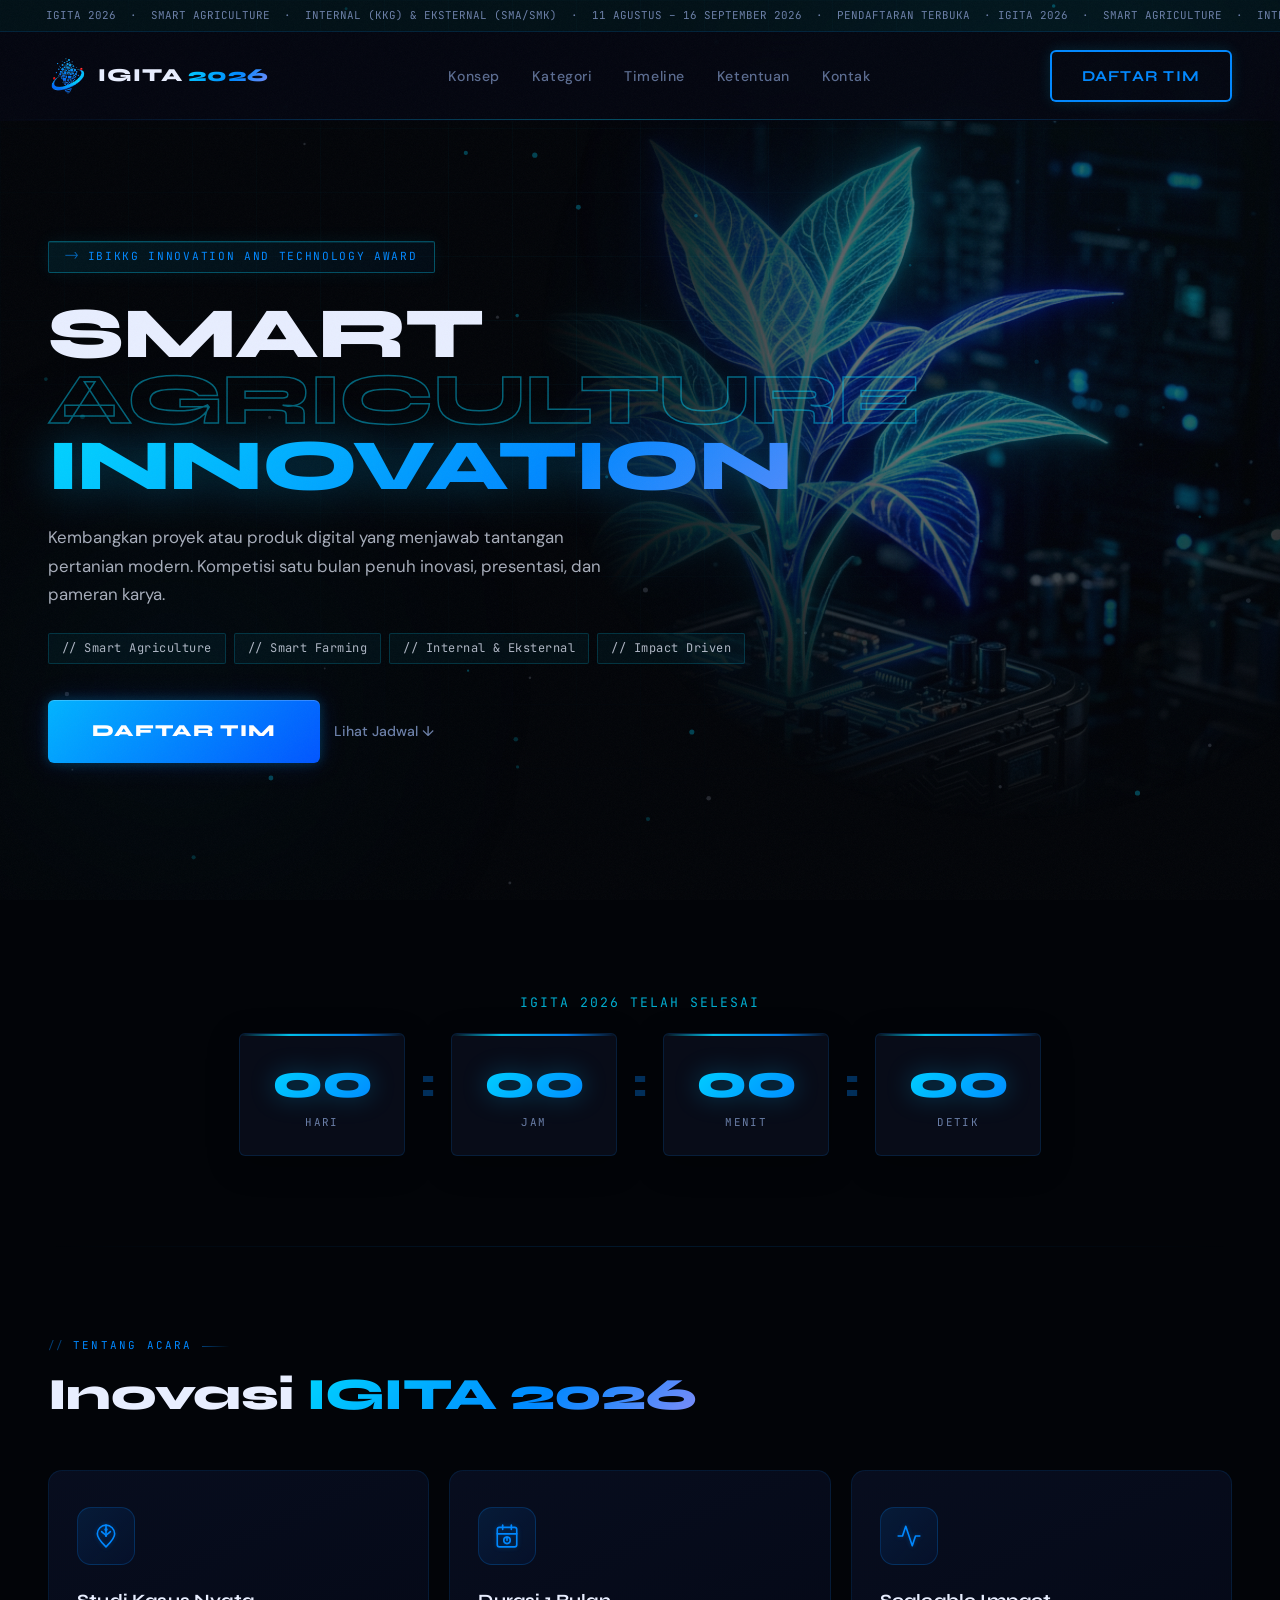
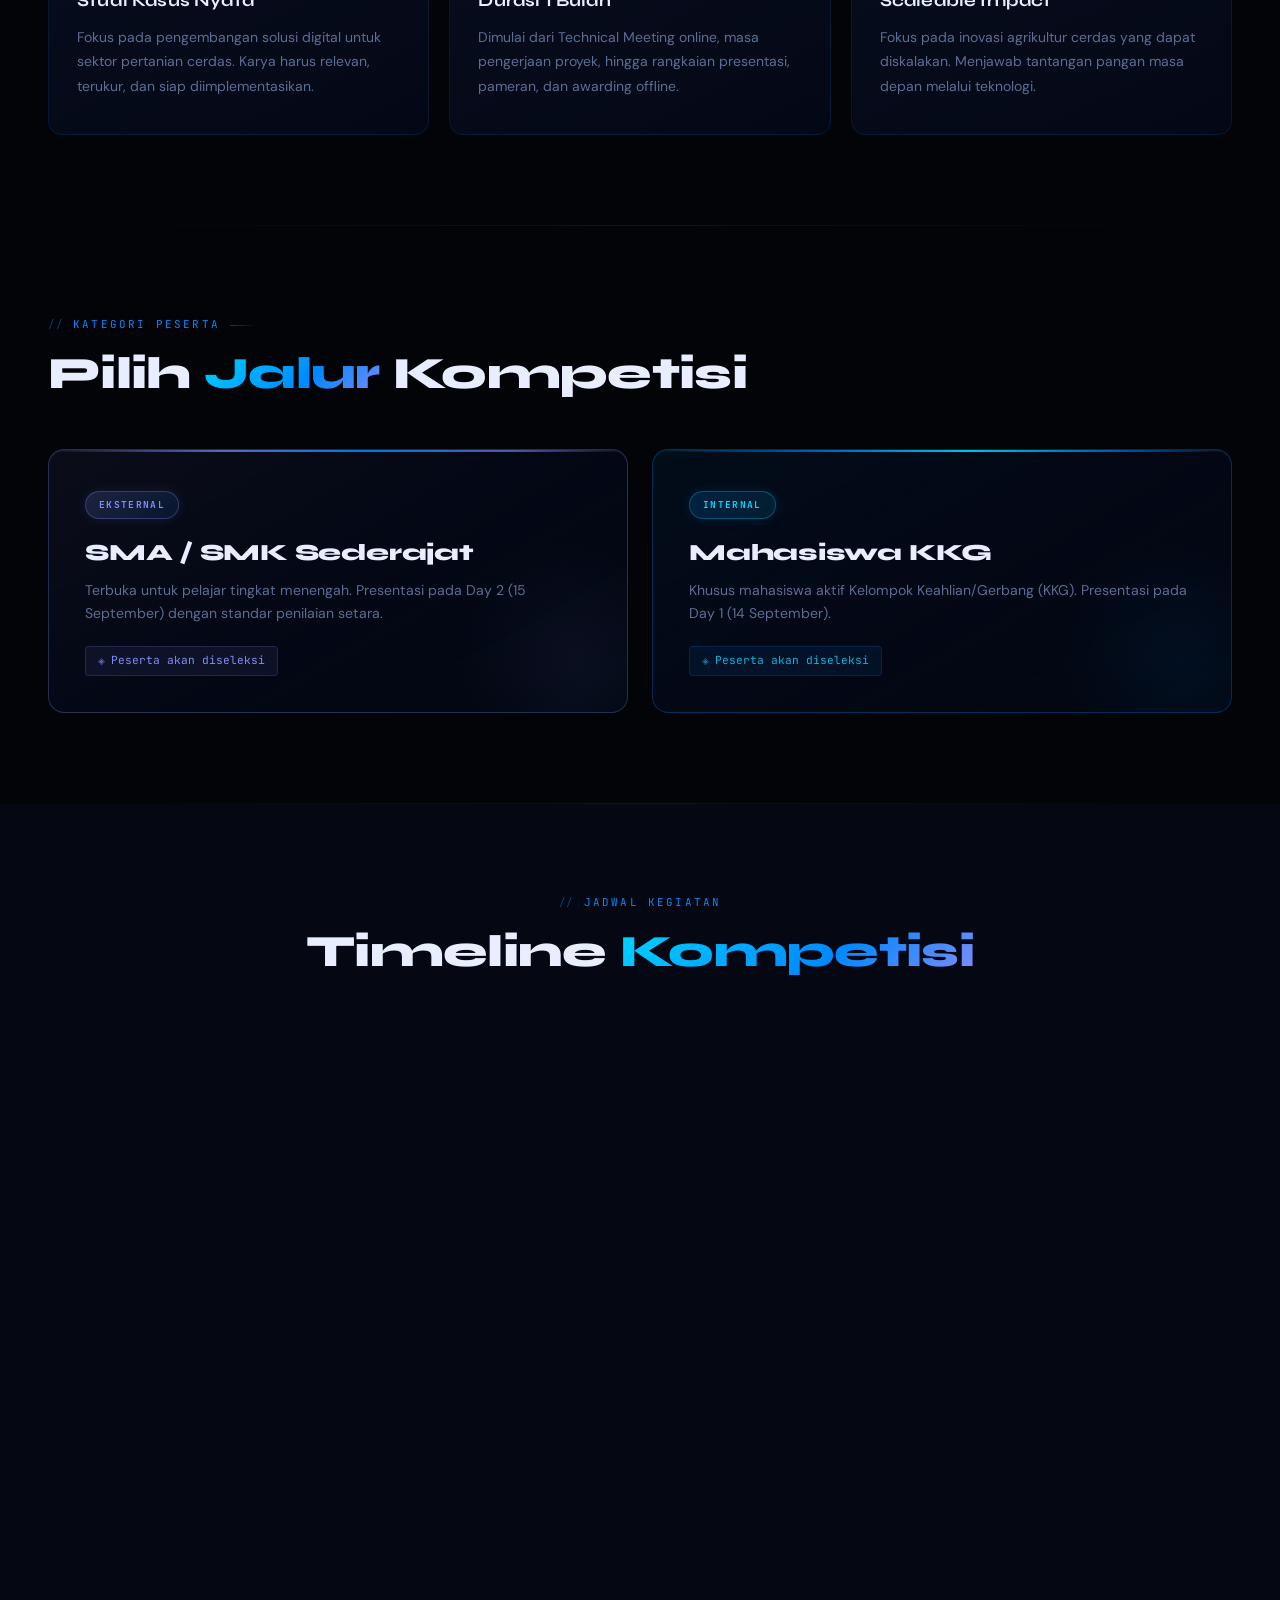
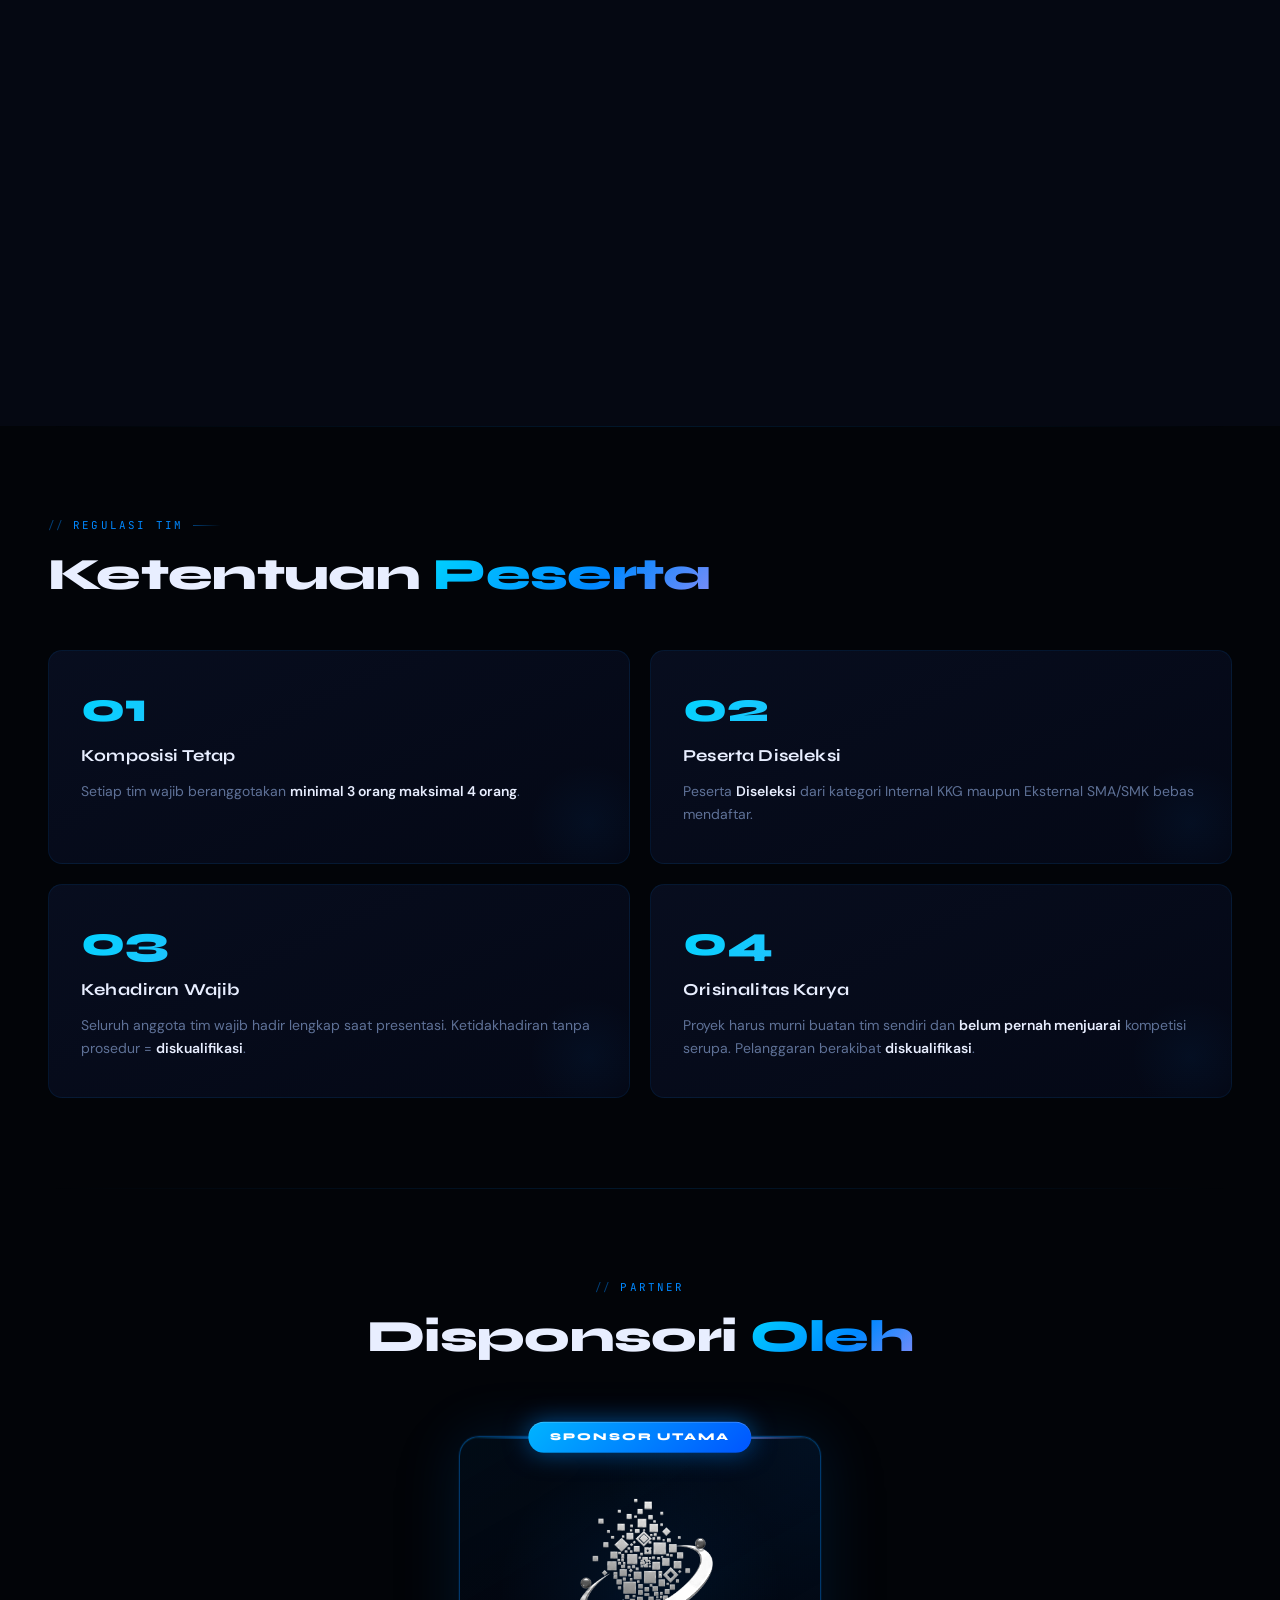
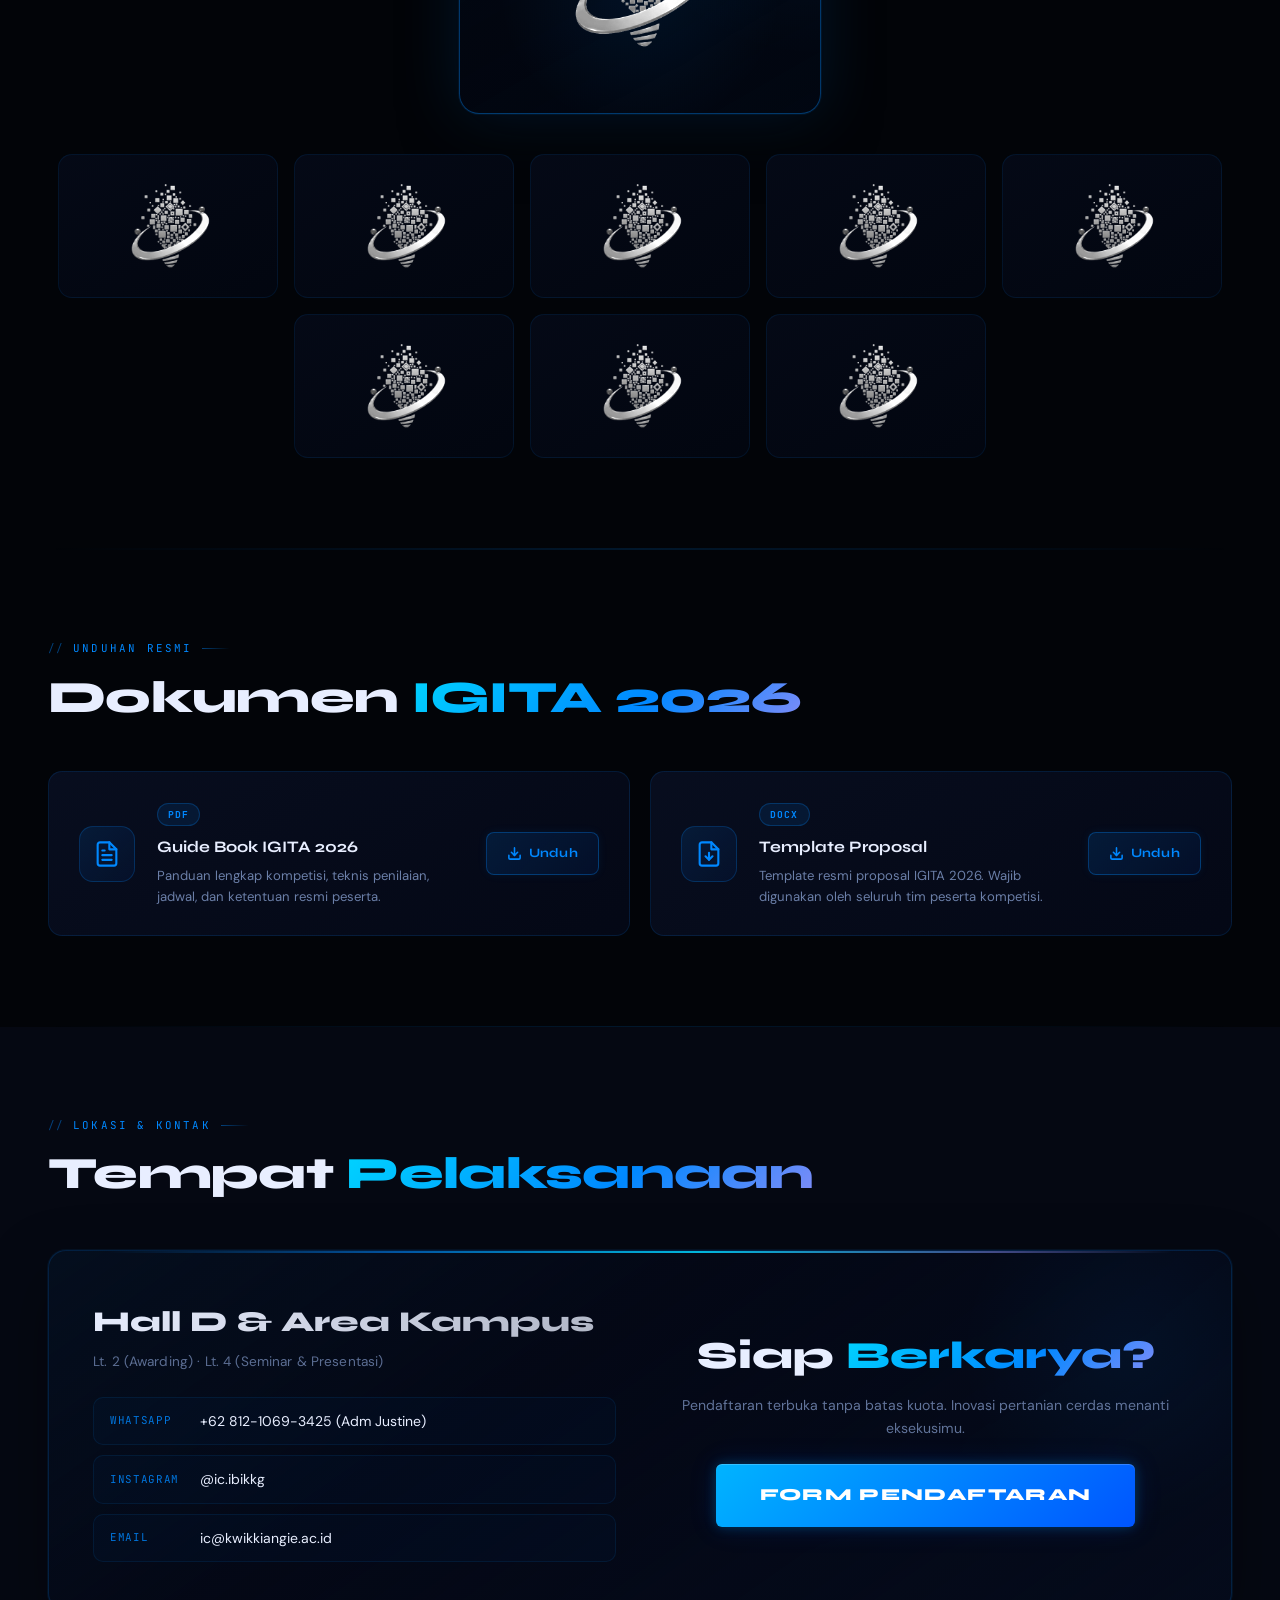
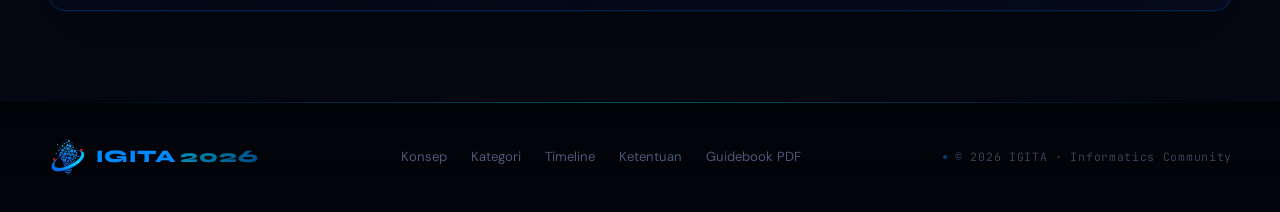
<file: index.html>
<!DOCTYPE html>
<html lang="id">
<head>
  <meta charset="UTF-8">
  <meta name="viewport" content="width=device-width, initial-scale=1.0, maximum-scale=5.0, user-scalable=yes">
  <meta name="mobile-web-app-capable" content="yes">
  <meta name="apple-mobile-web-app-capable" content="yes">
  <meta name="apple-mobile-web-app-status-bar-style" content="black-translucent">
  <meta name="apple-mobile-web-app-title" content="IGITA 2026">
  <meta name="format-detection" content="telephone=no">
  <title>IGITA 2026 | IBIKKG Innovation and Technology Award</title>
  <meta name="description" content="IGITA 2026: Kompetisi pengembangan proyek digital berbasis Smart Agriculture. Terbuka untuk Mahasiswa KKG & Siswa SMA/SMK. Daftarkan timmu sekarang!">
  <meta property="og:title" content="IGITA 2026 | Smart Agriculture Innovation">
  <meta property="og:description" content="Kompetisi inovasi teknologi pertanian cerdas. 11 Agustus – 16 September 2026. Pendaftaran terbuka, tanpa batas kuota.">
  <meta property="og:type" content="website">
  <meta name="theme-color" content="#06080f">
  <link rel="icon" type="image/png" href="asset/logo.png">
  <link href="https://fonts.googleapis.com/css2?family=Syne:wght@400;600;700;800&family=DM+Sans:wght@300;400;500&family=JetBrains+Mono:wght@400;700&display=swap" rel="stylesheet">
  <link rel="stylesheet" href="style.css">
</head>
<body>

  <!-- SVG defs for loader -->
  <svg width="0" height="0" style="position:absolute" aria-hidden="true">
    <defs>
      <linearGradient id="ringGrad" x1="0%" y1="0%" x2="100%" y2="100%">
        <stop offset="0%"   stop-color="#00aaff"/>
        <stop offset="60%"  stop-color="#00d4ff"/>
        <stop offset="100%" stop-color="#0044ff"/>
      </linearGradient>
    </defs>
  </svg>

  <!-- Loading Screen -->
  <div class="loader-screen" id="loader-screen" aria-hidden="true">

    <!-- Grid bg -->
    <div class="loader-grid"></div>

    <!-- Ambient glows -->
    <div class="loader-glow loader-glow--core"></div>
    <div class="loader-glow loader-glow--outer"></div>
    <div class="loader-glow loader-glow--side-l"></div>
    <div class="loader-glow loader-glow--side-r"></div>

    <!-- HUD corners -->
    <div class="loader-corner loader-corner--tl"></div>
    <div class="loader-corner loader-corner--tr"></div>
    <div class="loader-corner loader-corner--bl"></div>
    <div class="loader-corner loader-corner--br"></div>

    <!-- Top HUD -->
    <div class="loader-hud-top">
      <span class="loader-hud-dot"></span>
      <span class="loader-hud-label">IGITA 2026</span>
      <span class="loader-hud-sep"></span>
      <span class="loader-hud-label">SYSTEM BOOT</span>
      <span class="loader-hud-dot"></span>
    </div>

    <div class="loader-content">

      <!-- Ring assembly -->
      <div class="loader-ring-wrap">
        <!-- Deco spinning rings -->
        <div class="loader-deco-ring loader-deco-ring--a"></div>
        <div class="loader-deco-ring loader-deco-ring--b"></div>

        <!-- SVG: 2*pi*66 = 414.69 -->
        <svg class="loader-ring-svg" viewBox="0 0 160 160" fill="none">
          <circle class="loader-ring-track"    cx="80" cy="80" r="66" stroke-width="1.5"/>
          <circle class="loader-ring-ticks"    cx="80" cy="80" r="74" stroke-width="0.8"/>
          <circle class="loader-ring-progress" id="loader-ring-progress"
            cx="80" cy="80" r="66" stroke-width="3.5"
            stroke-dasharray="414.69" stroke-dashoffset="414.69"
            stroke-linecap="round"/>
          <circle class="loader-ring-inner"    cx="80" cy="80" r="56" stroke-width="0.5"/>
        </svg>

        <!-- Center -->
        <div class="loader-ring-center">
          <img src="asset/logo.png" alt="IGITA 2026" class="loader-logo">
          <div class="loader-pct" id="loader-pct">0<span>%</span></div>
        </div>

        <!-- Orbiting dots -->
        <div class="loader-orbit loader-orbit--a">
          <div class="loader-orbit-dot"></div>
        </div>
        <div class="loader-orbit loader-orbit--b">
          <div class="loader-orbit-dot loader-orbit-dot--sm"></div>
        </div>
      </div>

      <!-- Brand text gradient -->
      <div class="loader-brand">
        <span class="loader-brand-igita">IGITA</span>
        <span class="loader-brand-year">2026</span>
      </div>
      <div class="loader-subtitle">IBIKKG Innovation &amp; Technology Award</div>

      <!-- Status -->
      <div class="loader-bottom">
        <div class="loader-bar-track">
          <div class="loader-bar-fill" id="loader-bar"></div>
        </div>
        <div class="loader-status-row">
          <span class="loader-text" id="loader-text">Memuat...</span>
          <span class="loader-pct-sm" id="loader-pct-sm">0%</span>
        </div>
      </div>

    </div>

  </div>
  <!-- SVG Filter: mengubah warna logo menjadi cyan tema web #00d4ff -->
  <svg style="display:none" aria-hidden="true">
    <defs>
      <filter id="logo-cyan" color-interpolation-filters="sRGB">
        <feColorMatrix type="matrix" values="
          0 0 0 0 0.00
          0 0 0 0 0.83
          0 0 0 0 1.00
          0 0 0 1 0
        "/>
      </filter>
    </defs>
  </svg>

  <a href="#main-content" class="skip-link">Langsung ke konten</a>

  <div class="global-bg" aria-hidden="true">
    <div class="global-grid"></div>
    <div class="global-glow glow-1"></div>
    <div class="global-glow glow-2"></div>
    <canvas id="particle-canvas"></canvas>
  </div>

  <div class="status-bar" aria-hidden="true">
    <div class="status-scroll">
      <span>IGITA 2026 &nbsp;·&nbsp; SMART AGRICULTURE &nbsp;·&nbsp; INTERNAL (KKG) &amp; EKSTERNAL (SMA/SMK) &nbsp;·&nbsp; 11 AGUSTUS – 16 SEPTEMBER 2026 &nbsp;·&nbsp; PENDAFTARAN TERBUKA &nbsp;·&nbsp;</span>
      <span>IGITA 2026 &nbsp;·&nbsp; SMART AGRICULTURE &nbsp;·&nbsp; INTERNAL (KKG) &amp; EKSTERNAL (SMA/SMK) &nbsp;·&nbsp; 11 AGUSTUS – 16 SEPTEMBER 2026 &nbsp;·&nbsp; PENDAFTARAN TERBUKA &nbsp;·&nbsp;</span>
    </div>
  </div>

  <nav id="navbar" aria-label="Navigasi Utama">
    <div class="nav-logo">
      <img src="asset/logo.png" alt="" class="nav-logo-img">
      <span class="nav-logo-text">IGITA<span class="nav-logo-year">2026</span></span>
    </div>
    <div class="nav-links">
      <a href="#concept">Konsep</a>
      <a href="#categories">Kategori</a>
      <a href="#timeline">Timeline</a>
      <a href="#rules">Ketentuan</a>
      <a href="#contact">Kontak</a>
    </div>
    <a href="daftar.html" class="nav-cta"><span>Daftar Tim</span></a>
    <button class="nav-burger" id="nav-burger" aria-label="Buka menu navigasi" aria-expanded="false" aria-controls="mobile-nav" type="button">
      <span></span><span></span><span></span>
    </button>
  </nav>

  <div class="mobile-nav-backdrop" id="mobile-nav-backdrop" aria-hidden="true"></div>

  <nav class="mobile-nav" id="mobile-nav" aria-label="Navigasi Mobile" aria-hidden="true">
    <button class="mobile-nav-close" id="mobile-nav-close" aria-label="Tutup menu">✕</button>
    <div class="mobile-nav-header" aria-hidden="true">
      <span class="mobile-nav-label">// NAVIGASI</span>
    </div>
    <a href="#concept"><span class="nav-num">01</span>Konsep</a>
    <a href="#categories"><span class="nav-num">02</span>Kategori</a>
    <a href="#timeline"><span class="nav-num">03</span>Timeline</a>
    <a href="#rules"><span class="nav-num">04</span>Ketentuan</a>
    <a href="#downloads"><span class="nav-num">05</span>Unduhan</a>
    <a href="#contact"><span class="nav-num">06</span>Kontak</a>
    <div class="mobile-nav-divider" aria-hidden="true"></div>
    <a href="daftar.html" class="mobile-cta"><span>Daftar Tim</span></a>
  </nav>

  <main id="main-content">
    <section class="hero">
      <div class="hero-bg-asset" aria-hidden="true">
        <img src="asset/smart-agro.png" alt="" class="bg-agro-img">
      </div>
      <div class="hero-content">
        <div class="hero-badge">IBIKKG Innovation and Technology Award</div>
        <h1 class="hero-title">
          <span class="line1">SMART</span>
          <span class="line2">AGRICULTURE</span>
          <span class="line3">INNOVATION</span>
        </h1>
        <p class="hero-sub">Kembangkan proyek atau produk digital yang menjawab tantangan pertanian modern. Kompetisi satu bulan penuh inovasi, presentasi, dan pameran karya.</p>
        <div class="hero-tags">
          <div class="hero-tag">// Smart Agriculture</div>
          <div class="hero-tag">// Smart Farming</div>
          <div class="hero-tag">// Internal &amp; Eksternal</div>
          <div class="hero-tag">// Impact Driven</div>
        </div>
        <div class="hero-actions">
          <a href="daftar.html" class="btn-primary">Daftar Tim</a>
          <a href="#timeline" class="btn-secondary">Lihat Jadwal ↓</a>
        </div>
      </div>
    </section>

    <div class="countdown-section">
      <div class="countdown-label">Pembukaan &amp; Technical Meeting dalam</div>
      <div class="countdown-wrap">
        <div class="count-block"><div class="count-num" id="cd-days">--</div><div class="count-label">Hari</div></div>
        <div class="count-sep">:</div>
        <div class="count-block"><div class="count-num" id="cd-hours">--</div><div class="count-label">Jam</div></div>
        <div class="count-sep">:</div>
        <div class="count-block"><div class="count-num" id="cd-mins">--</div><div class="count-label">Menit</div></div>
        <div class="count-sep">:</div>
        <div class="count-block"><div class="count-num" id="cd-secs">--</div><div class="count-label">Detik</div></div>
      </div>
    </div>

    <div class="divider"></div>

    <section id="concept">
      <div class="section-label">Tentang Acara</div>
      <h2 class="section-title">Inovasi <em>IGITA 2026</em></h2>
      <div class="concept-grid reveal">
        <div class="concept-card">
          <div class="icon-box">
            <svg class="icon-modern" viewBox="0 0 24 24" fill="none" stroke="currentColor" stroke-width="1.5" stroke-linecap="round" stroke-linejoin="round" aria-hidden="true">
              <path d="M12 22c4-4 8-7.5 8-12a8 8 0 1 0-16 0c0 4.5 4 8 8 12z"/><path d="M12 12V2"/><path d="M8 8c2 2 4 3 4 4"/><path d="M16 8c-2 2-4 3-4 4"/><circle cx="12" cy="6" r="1.5" fill="currentColor" stroke="none"/>
            </svg>
          </div>
          <div class="card-title">Studi Kasus Nyata</div>
          <div class="card-desc">Fokus pada pengembangan solusi digital untuk sektor pertanian cerdas. Karya harus relevan, terukur, dan siap diimplementasikan.</div>
        </div>
        <div class="concept-card">
          <div class="icon-box">
            <svg class="icon-modern" viewBox="0 0 24 24" fill="none" stroke="currentColor" stroke-width="1.5" stroke-linecap="round" stroke-linejoin="round" aria-hidden="true">
              <rect x="3" y="4" width="18" height="18" rx="2"/><path d="M16 2v4"/><path d="M8 2v4"/><path d="M3 10h18"/><circle cx="12" cy="16" r="3"/><path d="M12 13v3"/>
            </svg>
          </div>
          <div class="card-title">Durasi 1 Bulan</div>
          <div class="card-desc">Dimulai dari Technical Meeting online, masa pengerjaan proyek, hingga rangkaian presentasi, pameran, dan awarding offline.</div>
        </div>
        <div class="concept-card">
          <div class="icon-box">
            <svg class="icon-modern" viewBox="0 0 24 24" fill="none" stroke="currentColor" stroke-width="1.5" stroke-linecap="round" stroke-linejoin="round" aria-hidden="true">
              <polyline points="22 12 18 12 15 21 9 3 6 12 2 12"></polyline>
            </svg>
          </div>
          <div class="card-title">Scaleable Impact</div>
          <div class="card-desc">Fokus pada inovasi agrikultur cerdas yang dapat diskalakan. Menjawab tantangan pangan masa depan melalui teknologi.</div>
        </div>
      </div>
    </section>

    <div class="divider"></div>

    <section id="categories">
      <div class="section-label">Kategori Peserta</div>
      <h2 class="section-title">Pilih <em>Jalur</em> Kompetisi</h2>
      <div class="cat-grid reveal">
        <a href="daftar.html?kategori=external" style="text-decoration: none; color: inherit;">
          <div class="cat-card external">
            <div class="cat-badge">EKSTERNAL</div>
            <div class="cat-title">SMA / SMK Sederajat</div>
            <div class="cat-desc">Terbuka untuk pelajar tingkat menengah. Presentasi pada Day 2 (15 September) dengan standar penilaian setara.</div>
            <div class="cat-quota">Peserta akan diseleksi</div>
          </div>
        </a>

        <a href="daftar.html?kategori=internal" style="text-decoration: none; color: inherit;">
          <div class="cat-card internal">
            <div class="cat-badge">INTERNAL</div>
            <div class="cat-title">Mahasiswa KKG</div>
            <div class="cat-desc">Khusus mahasiswa aktif Kelompok Keahlian/Gerbang (KKG). Presentasi pada Day 1 (14 September).</div>
            <div class="cat-quota">Peserta akan diseleksi</div>
          </div>
        </a>
      </div>
    </section>

    <div class="divider"></div>

    <section class="timeline-section" id="timeline">
      <div class="section-label">Jadwal Kegiatan</div>
      <h2 class="section-title">Timeline <em>Kompetisi</em></h2>
      <div class="timeline reveal">
        <div class="tl-item" data-start="2026-08-11" data-end="2026-08-11">
          <div class="tl-dot">11<br>AGU</div>
          <div class="tl-content">
            <div class="tl-date">11 Agustus 2026</div>
            <div class="tl-title">Pembukaan &amp; Technical Meeting (Online)</div>
            <div class="tl-status">Penjelasan materi, kategori &amp; jadwal presentasi</div>
          </div>
        </div>
        <div class="tl-item" data-start="2026-08-12" data-end="2026-09-13">
          <div class="tl-dot">12 AGU<br>–<br>13 SEP</div>
          <div class="tl-content">
            <div class="tl-date">12 Agustus – 13 September 2026</div>
            <div class="tl-title">Masa Pengerjaan Proyek (Pre-Event)</div>
            <div class="tl-status">Peserta mengembangkan produk/karya digital</div>
          </div>
        </div>
        <div class="tl-item" data-start="2026-09-14" data-end="2026-09-14">
          <div class="tl-dot">14<br>SEP</div>
          <div class="tl-content">
            <div class="tl-date">14 September 2026 (Day 1 – Lt. 4)</div>
            <div class="tl-title">Seminar, Presentasi KKG &amp; Pameran</div>
            <div class="tl-status">Kategori Internal + 1 Pembicara + Live Music Band Kampus + Hall D Pameran</div>
          </div>
        </div>
        <div class="tl-item" data-start="2026-09-15" data-end="2026-09-15">
          <div class="tl-dot">15<br>SEP</div>
          <div class="tl-content">
            <div class="tl-date">15 September 2026 (Day 2 – Lt. 4)</div>
            <div class="tl-title">Seminar, Presentasi SMA/SMK &amp; Pameran</div>
            <div class="tl-status">Kategori Eksternal + 1 Pembicara + Live Music Band Kampus + Hall D Pameran</div>
          </div>
        </div>
        <div class="tl-item" data-start="2026-09-16" data-end="2026-09-16">
          <div class="tl-dot">16<br>SEP</div>
          <div class="tl-content">
            <div class="tl-date">16 September 2026 (Day 3 – Lt. 2)</div>
            <div class="tl-title">Awarding &amp; Closing Ceremony</div>
            <div class="tl-status">Pengumuman Juara 1, 2, 3 &amp; Penyerahan Hadiah</div>
          </div>
        </div>
      </div>
    </section>

    <div class="divider"></div>

    <section id="rules">
      <div class="section-label">Regulasi Tim</div>
      <h2 class="section-title">Ketentuan <em>Peserta</em></h2>
      <div class="rules-grid reveal">
        <div class="rule-card">
          <div class="rule-num">01</div>
          <div class="rule-title">Komposisi Tetap</div>
          <div class="rule-desc">Setiap tim wajib beranggotakan <strong> minimal 3 orang maksimal 4 orang</strong>.</div>
        </div>
        <div class="rule-card">
          <div class="rule-num">02</div>
          <div class="rule-title">Peserta Diseleksi</div>
          <div class="rule-desc">Peserta <strong>Diseleksi</strong> dari kategori Internal KKG maupun Eksternal SMA/SMK bebas mendaftar.</div>
        </div>
        <div class="rule-card">
          <div class="rule-num">03</div>
          <div class="rule-title">Kehadiran Wajib</div>
          <div class="rule-desc">Seluruh anggota tim wajib hadir lengkap saat presentasi. Ketidakhadiran tanpa prosedur = <strong>diskualifikasi</strong>.</div>
        </div>
        <div class="rule-card">
          <div class="rule-num">04</div>
          <div class="rule-title">Orisinalitas Karya</div>
          <div class="rule-desc">Proyek harus murni buatan tim sendiri dan <strong>belum pernah menjuarai</strong> kompetisi serupa. Pelanggaran berakibat <strong>diskualifikasi</strong>.</div>
        </div>
      </div>
    </section>

    <div class="divider"></div>

    <section id="sponsors" class="sponsors-section">
      <div class="section-label">Partner</div>
      <h2 class="section-title">Disponsori <em>Oleh</em></h2>
      
      <div class="sponsors-premium reveal">
        <div class="sponsor-card premium">
          <div class="premium-glow"></div>
          <img src="asset/logo.png" alt="Sponsor Utama" class="sponsor-img">
          <div class="sponsor-tier">SPONSOR UTAMA</div>
        </div>
      </div>

      <div class="sponsors-regular reveal">
        <div class="sponsor-card">
          <img src="asset/logo.png" alt="Sponsor" class="sponsor-img">
        </div>
        <div class="sponsor-card">
          <img src="asset/logo.png" alt="Sponsor" class="sponsor-img">
        </div>
        <div class="sponsor-card">
          <img src="asset/logo.png" alt="Sponsor" class="sponsor-img">
        </div>
        <div class="sponsor-card">
          <img src="asset/logo.png" alt="Sponsor" class="sponsor-img">
        </div>
        <div class="sponsor-card">
          <img src="asset/logo.png" alt="Sponsor" class="sponsor-img">
        </div>
        <div class="sponsor-card">
          <img src="asset/logo.png" alt="Sponsor" class="sponsor-img">
        </div>
        <div class="sponsor-card">
          <img src="asset/logo.png" alt="Sponsor" class="sponsor-img">
        </div>
        <div class="sponsor-card">
          <img src="asset/logo.png" alt="Sponsor" class="sponsor-img">
        </div>
      </div>
    </section>

    <div class="divider"></div>

    <div class="divider"></div>

    <section id="downloads" class="downloads-section">
      <div class="section-label">Unduhan Resmi</div>
      <h2 class="section-title">Dokumen <em>IGITA 2026</em></h2>
      <div class="downloads-grid reveal">
        <div class="download-card">
          <div class="download-icon">
            <svg width="28" height="28" viewBox="0 0 24 24" fill="none" stroke="currentColor" stroke-width="1.8" stroke-linecap="round" stroke-linejoin="round"><path d="M14 2H6a2 2 0 0 0-2 2v16a2 2 0 0 0 2 2h12a2 2 0 0 0 2-2V8z"/><polyline points="14 2 14 8 20 8"/><line x1="16" y1="13" x2="8" y2="13"/><line x1="16" y1="17" x2="8" y2="17"/><polyline points="10 9 9 9 8 9"/></svg>
          </div>
          <div class="download-content">
            <div class="download-badge">PDF</div>
            <div class="download-title">Guide Book IGITA 2026</div>
            <div class="download-desc">Panduan lengkap kompetisi, teknis penilaian, jadwal, dan ketentuan resmi peserta.</div>
          </div>
          <a href="asset/guidebook-igita-2026.pdf" download class="download-btn" aria-label="Download Guide Book IGITA 2026">
            <svg width="15" height="15" viewBox="0 0 24 24" fill="none" stroke="currentColor" stroke-width="2.5" stroke-linecap="round" stroke-linejoin="round"><path d="M21 15v4a2 2 0 0 1-2 2H5a2 2 0 0 1-2-2v-4"/><polyline points="7 10 12 15 17 10"/><line x1="12" y1="15" x2="12" y2="3"/></svg>
            Unduh
          </a>
        </div>

        <div class="download-card">
          <div class="download-icon">
            <svg width="28" height="28" viewBox="0 0 24 24" fill="none" stroke="currentColor" stroke-width="1.8" stroke-linecap="round" stroke-linejoin="round"><path d="M14 2H6a2 2 0 0 0-2 2v16a2 2 0 0 0 2 2h12a2 2 0 0 0 2-2V8z"/><polyline points="14 2 14 8 20 8"/><path d="M12 11v6"/><path d="M9 14l3 3 3-3"/></svg>
          </div>
          <div class="download-content">
            <div class="download-badge">DOCX</div>
            <div class="download-title">Template Proposal</div>
            <div class="download-desc">Template resmi proposal IGITA 2026. Wajib digunakan oleh seluruh tim peserta kompetisi.</div>
          </div>
          <a href="asset/template-proposal-igita-2026.docx" download class="download-btn" aria-label="Download Template Proposal IGITA 2026">
            <svg width="15" height="15" viewBox="0 0 24 24" fill="none" stroke="currentColor" stroke-width="2.5" stroke-linecap="round" stroke-linejoin="round"><path d="M21 15v4a2 2 0 0 1-2 2H5a2 2 0 0 1-2-2v-4"/><polyline points="7 10 12 15 17 10"/><line x1="12" y1="15" x2="12" y2="3"/></svg>
            Unduh
          </a>
        </div>
      </div>
    </section>

    <div class="divider"></div>

    <section class="contact-section" id="contact">
      <div class="section-label">Lokasi &amp; Kontak</div>
      <h2 class="section-title">Tempat <em>Pelaksanaan</em></h2>
      <div class="contact-card reveal">
        <div>
          <div class="contact-name">Hall D &amp; Area Kampus</div>
          <div class="contact-role">Lt. 2 (Awarding) · Lt. 4 (Seminar &amp; Presentasi)</div>
          <div class="contact-links">
            <a href="https://wa.me/6281210693425" class="contact-link">
              <span class="platform">WhatsApp</span>
              <span>+62 812-1069-3425 (Adm Justine)</span>
            </a>
            <a href="https://instagram.com/ic.ibikkg" class="contact-link">
              <span class="platform">Instagram</span>
              <span>@ic.ibikkg</span>
            </a>
            <a href="mailto:ic@kwikkiangie.ac.id" class="contact-link">
              <span class="platform">Email</span>
              <span>ic@kwikkiangie.ac.id</span>
            </a>
          </div>
        </div>
        <div class="contact-cta">
          <div class="cta-big">Siap <em>Berkarya?</em></div>
          <div class="cta-sub">Pendaftaran terbuka tanpa batas kuota. Inovasi pertanian cerdas menanti eksekusimu.</div>
          <a href="daftar.html" class="btn-primary cta-btn">Form Pendaftaran</a>
        </div>
      </div>
    </section>
  </main>

  <footer>
    <div class="footer-brand">
      <img src="asset/logo.png" alt="" class="footer-logo-img">
      <span class="footer-logo-text">IGITA<span class="footer-logo-year">2026</span></span>
    </div>
    <div class="footer-links">
      <a href="#concept">Konsep</a>
      <a href="#categories">Kategori</a>
      <a href="#timeline">Timeline</a>
      <a href="#rules">Ketentuan</a>
      <a href="#">Guidebook PDF</a>
    </div>
    <div class="footer-copy">© 2026 IGITA · Informatics Community</div>
  </footer>

  

  <script src="script.js"></script>
</body>
</html>
</file>
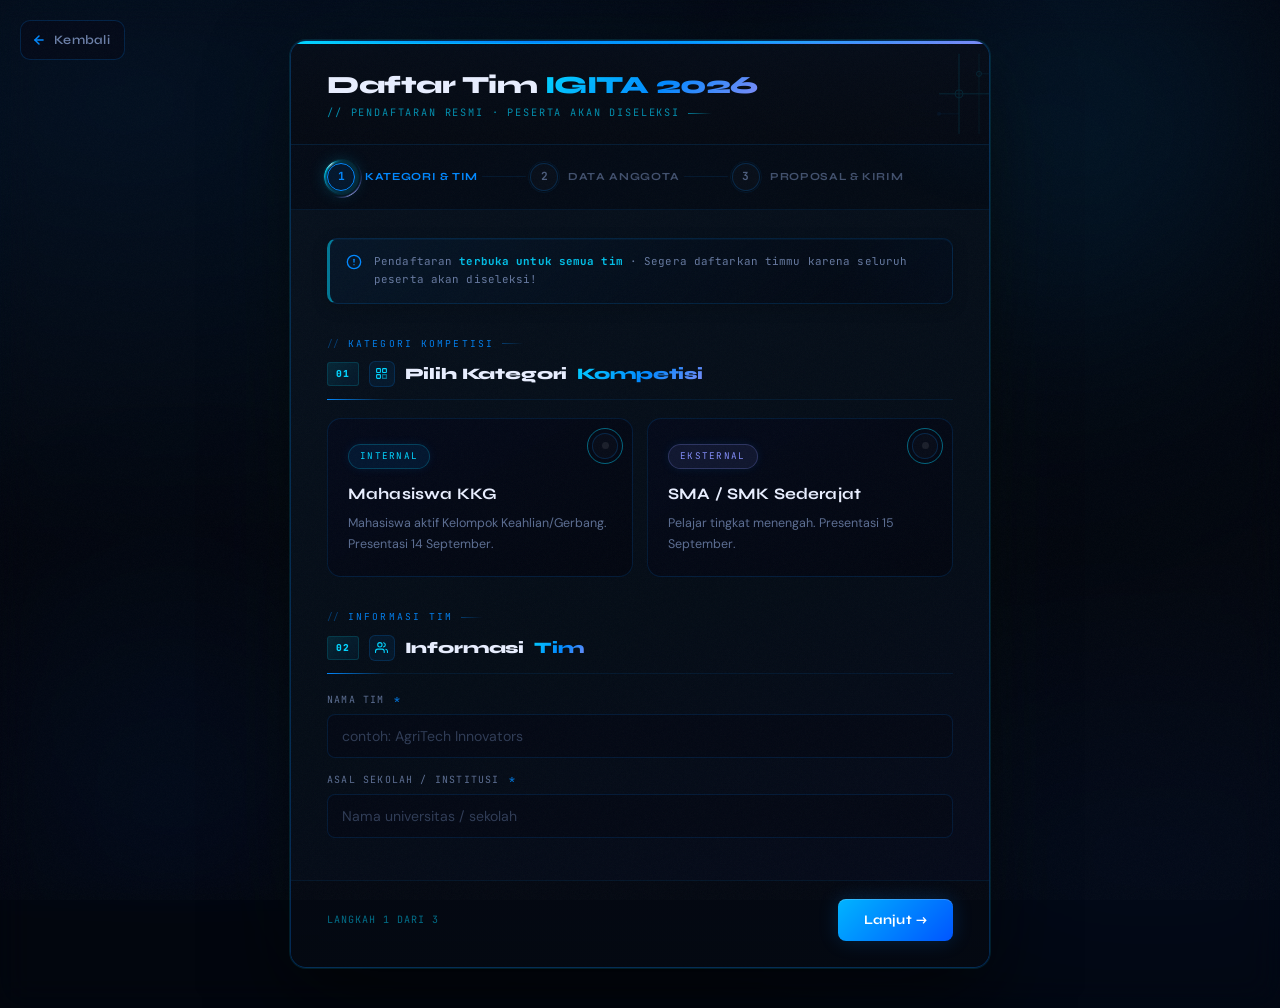
<file: daftar.html>
<!DOCTYPE html>
<html lang="id">
<head>
  <meta charset="UTF-8">
  <meta name="viewport" content="width=device-width, initial-scale=1.0, maximum-scale=5.0, user-scalable=yes">
  <meta name="mobile-web-app-capable" content="yes">
  <meta name="apple-mobile-web-app-capable" content="yes">
  <meta name="apple-mobile-web-app-status-bar-style" content="black-translucent">
  <meta name="apple-mobile-web-app-title" content="IGITA 2026">
  <meta name="format-detection" content="telephone=no">
  <title>Pendaftaran Tim | IGITA 2026</title>
  <meta name="theme-color" content="#020810">
  <link rel="icon" type="image/png" href="asset/logo.png">
  <link href="https://fonts.googleapis.com/css2?family=Syne:wght@400;600;700;800&family=DM+Sans:wght@300;400;500&family=JetBrains+Mono:wght@400;700&display=swap" rel="stylesheet">
  <link rel="stylesheet" href="style.css">

  <style>
    /* ── Page-level background upgrade ── */
    body.reg-page {
      background: radial-gradient(ellipse 120% 80% at 10% 10%, rgba(0,80,160,0.12) 0%, transparent 55%),
                  radial-gradient(ellipse 80% 60% at 90% 85%, rgba(0,40,120,0.10) 0%, transparent 50%),
                  #02060e;
    }

    /* ── Animated circuit lines on background ── */
    .daftar-bg {
      position: fixed; inset: 0; z-index: 0; pointer-events: none; overflow: hidden;
    }
    .daftar-bg-grid {
      position: absolute; inset: 0;
      background-image:
        linear-gradient(rgba(0,136,255,0.04) 1px, transparent 1px),
        linear-gradient(90deg, rgba(0,136,255,0.04) 1px, transparent 1px);
      background-size: 56px 56px;
      mask-image: radial-gradient(ellipse 85% 70% at 50% 40%, black 0%, transparent 90%);
      -webkit-mask-image: radial-gradient(ellipse 85% 70% at 50% 40%, black 0%, transparent 90%);
    }
    .daftar-orb {
      position: absolute; border-radius: 50%; filter: blur(100px); pointer-events: none;
    }
    .daftar-orb-1 {
      width: 600px; height: 600px; top: -200px; right: -100px;
      background: radial-gradient(circle, rgba(0,136,255,0.12) 0%, transparent 65%);
      animation: orbFloat1 22s ease-in-out infinite alternate;
    }
    .daftar-orb-2 {
      width: 500px; height: 500px; bottom: -150px; left: -80px;
      background: radial-gradient(circle, rgba(0,60,200,0.10) 0%, transparent 65%);
      animation: orbFloat2 28s ease-in-out infinite alternate;
    }
    @keyframes orbFloat1 { 0% { transform: translate(0,0) scale(1); } 100% { transform: translate(-40px,40px) scale(1.08); } }
    @keyframes orbFloat2 { 0% { transform: translate(0,0) scale(1); } 100% { transform: translate(40px,-30px) scale(1.06); } }

    /* ── Progress bar at very top of modal — full gradient, dekoratif ── */
    .reg-progress-track {
      height: 3px; width: 100%;
      background: linear-gradient(90deg, #00d4ff 0%, #0088ff 55%, #818cf8 100%);
      overflow: hidden; position: relative;
      box-shadow: 0 0 10px rgba(0,136,255,0.4);
    }
    .reg-progress-fill {
      display: none;
    }

    /* ── Header circuit decoration ── */
    .reg-header-circuit {
      position: absolute; right: 0; top: 0; bottom: 0;
      width: 120px; opacity: 0.08; pointer-events: none; overflow: hidden;
    }

    /* ── Step ring: spinning conic arc ── */
    @keyframes arcSpin {
      from { transform: rotate(0deg); }
      to   { transform: rotate(360deg); }
    }
    @keyframes arcSpinReverse {
      from { transform: rotate(0deg); }
      to   { transform: rotate(-360deg); }
    }
    @keyframes stepPulse {
      0%, 100% {
        box-shadow: 0 0 0 4px rgba(0,212,255,0.06),
                    0 0 18px rgba(0,212,255,0.22),
                    inset 0 0 10px rgba(0,136,255,0.08);
      }
      50% {
        box-shadow: 0 0 0 7px rgba(0,212,255,0.04),
                    0 0 36px rgba(0,212,255,0.42),
                    inset 0 0 16px rgba(0,136,255,0.16);
      }
    }

    /* Pulse glow on the active step circle */
    .reg-step.active .step-num {
      animation: stepPulse 2.4s ease-in-out infinite;
    }

    /* ── Outer arc: sharp cyan comet with glow ── */
    .reg-step.active .step-num::after {
      content: '';
      position: absolute;
      inset: -4px;
      border-radius: 50%;
      background: conic-gradient(
        from 0deg,
        rgba(0,212,255,0)      0%,
        rgba(0,212,255,0)     50%,
        rgba(0,160,255,0.18)  62%,
        rgba(0,200,255,0.55)  73%,
        rgba(0,220,255,0.9)   83%,
        rgba(180,245,255,1)   89%,
        rgba(0,212,255,0.38)  94%,
        rgba(0,212,255,0)    100%
      );
      -webkit-mask: radial-gradient(farthest-side, transparent calc(100% - 3px), black calc(100% - 0.5px));
      mask:         radial-gradient(farthest-side, transparent calc(100% - 3px), black calc(100% - 0.5px));
      animation: arcSpin 1.2s linear infinite;
      z-index: -1;
      filter: drop-shadow(0 0 5px rgba(0,212,255,0.85));
    }

    /* ── Inner arc: violet/indigo counter-spin ── */
    .reg-step.active .step-num::before {
      content: '';
      position: absolute;
      inset: -8px;
      border-radius: 50%;
      border: none;
      background: conic-gradient(
        from 200deg,
        rgba(129,140,248,0)    0%,
        rgba(129,140,248,0)   55%,
        rgba(99,102,241,0.15) 68%,
        rgba(129,140,248,0.45) 78%,
        rgba(168,175,255,0.82) 86%,
        rgba(129,140,248,0.28) 92%,
        rgba(129,140,248,0)  100%
      );
      -webkit-mask: radial-gradient(farthest-side, transparent calc(100% - 2px), black calc(100% - 0.5px));
      mask:         radial-gradient(farthest-side, transparent calc(100% - 2px), black calc(100% - 0.5px));
      animation: arcSpinReverse 2s linear infinite;
      z-index: -1;
      filter: drop-shadow(0 0 3px rgba(129,140,248,0.6));
    }

    /* Override ::before for done/inactive steps (from style.css they have track ring) */
    .reg-step:not(.active) .step-num::before {
      animation: none;
    }
    .reg-step.done .step-num::after {
      display: none;
    }

    /* ── Member card role color variants ── */
    .member-card.ketua::before {
      background: linear-gradient(180deg, rgba(0,212,255,0.8), rgba(0,136,255,0.4));
    }
    .member-card.wakil::before {
      background: linear-gradient(180deg, rgba(0,136,255,0.7), rgba(0,80,200,0.3));
    }
    .member-card.anggota::before {
      background: linear-gradient(180deg, rgba(0,80,180,0.5), rgba(0,40,120,0.2));
    }

    /* ── Section icon chip ── */
    .sec-icon {
      display: flex; align-items: center; justify-content: center;
      width: 26px; height: 26px;
      background: rgba(0,136,255,0.08);
      border: 1px solid rgba(0,136,255,0.18);
      border-radius: 6px;
      flex-shrink: 0;
      align-self: center;
      position: relative;
    }
    .sec-icon svg { display: block; }

    /* ── Kembali button upgrade ── */
    .btn-back-fixed {
      position: fixed; z-index: 9500;
      display: inline-flex; align-items: center; gap: 8px;
      background: rgba(4,10,24,0.85); backdrop-filter: blur(12px);
      border: 1px solid rgba(0,136,255,0.2); color: var(--muted);
      padding: 9px 14px 9px 11px;
      border-radius: 10px; font-size: 0.8rem; font-weight: 600;
      font-family: 'Syne', sans-serif; text-decoration: none;
      transition: all 0.25s; letter-spacing: 0.02em;
    }
    .btn-back-fixed:hover {
      border-color: rgba(0,212,255,0.45); color: var(--text);
      background: rgba(0,80,160,0.15);
      box-shadow: 0 0 16px rgba(0,136,255,0.2);
      transform: translateX(-2px);
    }
    .btn-back-fixed svg { color: var(--accent); }

    /* ── Quota info accent line ── */
    .quota-info-accent {
      display: inline-block; width: 30px; height: 1px;
      background: linear-gradient(90deg, rgba(0,212,255,0.8), transparent);
      vertical-align: middle; margin: 0 6px;
    }

    /* ── File upload drag-over (handled in style.css) ── */

    /* ── Agreement checked state ── */
    .form-agreement:has(.custom-checkbox-input:checked) {
      border-color: rgba(0,212,255,0.3);
      background: rgba(0,136,255,0.05);
      box-shadow: 0 0 20px rgba(0,136,255,0.08);
    }
  </style>
</head>
<body class="reg-page">

  <!-- Background decorations -->
  <div class="daftar-bg" aria-hidden="true">
    <div class="daftar-bg-grid"></div>
    <div class="daftar-orb daftar-orb-1"></div>
    <div class="daftar-orb daftar-orb-2"></div>
  </div>

  <!-- Global bg for grain -->
  <div class="global-bg" aria-hidden="true">
    <div class="global-glow glow-1" style="opacity:0.3"></div>
    <div class="global-glow glow-2" style="opacity:0.25"></div>
  </div>

  <!-- Back button -->
  <a href="index.html" class="btn-back-fixed" aria-label="Kembali ke halaman utama">
    <svg width="14" height="14" viewBox="0 0 24 24" fill="none" stroke="currentColor" stroke-width="2.5" stroke-linecap="round" stroke-linejoin="round" aria-hidden="true"><path d="M19 12H5"/><path d="M12 5l-7 7 7 7"/></svg>
    <span>Kembali</span>
  </a>

<!-- =============================================
       REGISTRATION MODAL
       ============================================= -->
  <div class="reg-overlay" id="reg-overlay" role="dialog" aria-modal="true" aria-label="Form Pendaftaran IGITA 2026">
    <div class="reg-modal" id="reg-modal">

      <!-- Step progress bar -->
      <div class="reg-progress-track" id="reg-progress-track" aria-hidden="true">
        <div class="reg-progress-fill" id="reg-progress-fill"></div>
      </div>

      <!-- Header -->
      <div class="reg-header">
        <div class="reg-header-left">
          <div class="reg-title">Daftar Tim <span>IGITA 2026</span></div>
          <div class="reg-subtitle">// Pendaftaran Resmi · Peserta Akan Diseleksi</div>
        </div>

        <!-- Decorative circuit SVG (right side of header) -->
        <svg class="reg-header-circuit" viewBox="0 0 120 80" fill="none" xmlns="http://www.w3.org/2000/svg" aria-hidden="true" style="position:absolute;right:0;top:0;bottom:0;height:100%;width:120px;opacity:0.12;pointer-events:none;">
          <line x1="90" y1="0" x2="90" y2="80" stroke="#00d4ff" stroke-width="1"/>
          <line x1="110" y1="0" x2="110" y2="80" stroke="#00d4ff" stroke-width="0.5"/>
          <line x1="70" y1="40" x2="120" y2="40" stroke="#00d4ff" stroke-width="1"/>
          <circle cx="90" cy="40" r="4" stroke="#00d4ff" stroke-width="1"/>
          <circle cx="110" cy="20" r="2.5" stroke="#00d4ff" stroke-width="1"/>
          <line x1="110" y1="20" x2="120" y2="20" stroke="#00d4ff" stroke-width="0.5"/>
          <line x1="70" y1="60" x2="90" y2="60" stroke="#0088ff" stroke-width="0.5"/>
          <circle cx="70" cy="60" r="2" fill="#0088ff" opacity="0.5"/>
        </svg>

        <button class="reg-close" id="reg-close-btn" aria-label="Tutup form pendaftaran">
          <svg width="14" height="14" viewBox="0 0 24 24" fill="none" stroke="currentColor" stroke-width="2.5" stroke-linecap="round"><path d="M18 6 6 18M6 6l12 12"/></svg>
        </button>
      </div>

      <!-- Step Indicator -->
      <div class="reg-steps" id="reg-steps" aria-label="Langkah pendaftaran">
        <div class="reg-step active" data-step="1">
          <div class="step-num"><span class="step-num-txt">1</span></div>
          <div class="step-label">Kategori &amp; Tim</div>
        </div>
        <div class="step-connector" id="conn-1-2"></div>
        <div class="reg-step" data-step="2">
          <div class="step-num"><span class="step-num-txt">2</span></div>
          <div class="step-label">Data Anggota</div>
        </div>
        <div class="step-connector" id="conn-2-3"></div>
        <div class="reg-step" data-step="3">
          <div class="step-num"><span class="step-num-txt">3</span></div>
          <div class="step-label">Proposal &amp; Kirim</div>
        </div>
      </div>

      <!-- STEP 1 + STEP 2 + STEP 3 body -->
      <div class="reg-body">

        <!-- STEP 1: Kategori & Info Tim -->
        <div class="reg-panel active" id="panel-1">
          <div class="quota-info">
            <svg width="16" height="16" viewBox="0 0 24 24" fill="none" stroke="currentColor" stroke-width="2" stroke-linecap="round" stroke-linejoin="round"><circle cx="12" cy="12" r="10"/><path d="M12 8v4"/><path d="M12 16h.01"/></svg>
            <div class="quota-info-text">Pendaftaran <strong>terbuka untuk semua tim</strong> · Segera daftarkan timmu karena seluruh peserta akan diseleksi!</div>
          </div>

          <div class="form-sec-label">Kategori Kompetisi</div>
          <div class="form-section-title">
            <span class="sec-num">01</span>
            <span class="sec-icon">
              <svg width="13" height="13" viewBox="0 0 24 24" fill="none" stroke="#00d4ff" stroke-width="2" stroke-linecap="round"><rect x="3" y="3" width="7" height="7" rx="1"/><rect x="14" y="3" width="7" height="7" rx="1"/><rect x="3" y="14" width="7" height="7" rx="1"/><path d="M14 14h7v7h-7z" opacity="0.5"/></svg>
            </span>
            Pilih Kategori <em>Kompetisi</em>
          </div>

          <div class="cat-select-grid">
            <label class="cat-select-card" id="card-internal">
              <input type="radio" name="kategori" value="internal" id="radio-internal">
              <div class="cat-check"></div>
              <div class="cat-card-badge">INTERNAL</div>
              <div class="cat-card-title">Mahasiswa KKG</div>
              <div class="cat-card-desc">Mahasiswa aktif Kelompok Keahlian/Gerbang. Presentasi 14 September.</div>
            </label>
            <label class="cat-select-card ext" id="card-external">
              <input type="radio" name="kategori" value="external" id="radio-external">
              <div class="cat-check"></div>
              <div class="cat-card-badge">EKSTERNAL</div>
              <div class="cat-card-title">SMA / SMK Sederajat</div>
              <div class="cat-card-desc">Pelajar tingkat menengah. Presentasi 15 September.</div>
            </label>
          </div>
          <div class="form-error" id="err-kategori">Silakan pilih kategori kompetisi.</div>

          <div class="form-sec-label">Informasi Tim</div>
          <div class="form-section-title">
            <span class="sec-num">02</span>
            <span class="sec-icon">
              <svg width="13" height="13" viewBox="0 0 24 24" fill="none" stroke="#00d4ff" stroke-width="2" stroke-linecap="round"><path d="M17 21v-2a4 4 0 0 0-4-4H5a4 4 0 0 0-4 4v2"/><circle cx="9" cy="7" r="4"/><path d="M23 21v-2a4 4 0 0 0-3-3.87"/><path d="M16 3.13a4 4 0 0 1 0 7.75"/></svg>
            </span>
            Informasi <em>Tim</em>
          </div>

          <div class="form-row single">
            <div class="form-group">
              <label class="form-label" for="nama-tim">Nama Tim <span class="req">*</span></label>
              <input type="text" class="form-input" id="nama-tim" placeholder="contoh: AgriTech Innovators" autocomplete="off">
              <div class="form-error" id="err-nama-tim">Nama tim wajib diisi.</div>
            </div>
          </div>

          <div class="form-row single" id="row-asal-institusi">
            <div class="form-group">
              <label class="form-label" for="asal-institusi">Asal Sekolah / Institusi <span class="req">*</span></label>
              <input type="text" class="form-input" id="asal-institusi" placeholder="Nama universitas / sekolah" autocomplete="off">
              <div class="form-error" id="err-asal-institusi">Asal institusi wajib diisi.</div>
            </div>
          </div>
        </div>

        <!-- STEP 2: Data Anggota -->
        <div class="reg-panel" id="panel-2">
          <div class="form-sec-label no-top">Data Anggota</div>
          <div class="form-section-title">
            <span class="sec-num">03</span>
            <span class="sec-icon">
              <svg width="13" height="13" viewBox="0 0 24 24" fill="none" stroke="#00d4ff" stroke-width="2" stroke-linecap="round"><path d="M20 21v-2a4 4 0 0 0-4-4H8a4 4 0 0 0-4 4v2"/><circle cx="12" cy="7" r="4"/></svg>
            </span>
            Data <em>Anggota Tim</em>
          </div>

          <!-- Ketua Tim -->
          <div class="member-card ketua">
            <div class="member-card-header">
              <div class="member-badge">Ketua Tim</div>
            </div>
            <div class="form-row">
              <div class="form-group">
                <label class="form-label" for="m1-nama">Nama Lengkap <span class="req">*</span></label>
                <input type="text" class="form-input" id="m1-nama" placeholder="Nama sesuai identitas">
                <div class="form-error" id="err-m1-nama">Nama lengkap wajib diisi.</div>
              </div>
              <div class="form-group">
                <label class="form-label" for="m1-email">Email Aktif <span class="req">*</span></label>
                <input type="email" class="form-input" id="m1-email" placeholder="email@domain.com">
                <div class="form-error" id="err-m1-email">Email valid wajib diisi.</div>
              </div>
            </div>
            <div class="form-row">
              <div class="form-group">
                <label class="form-label" for="m1-hp">No. HP / WA <span class="req">*</span></label>
                <input type="tel" class="form-input" id="m1-hp" placeholder="08xxxxxxxxxx">
                <div class="form-error" id="err-m1-hp">Nomor HP wajib diisi.</div>
              </div>
              <div class="form-group">
                <label class="form-label" for="m1-ig">User Instagram <span class="req">*</span></label>
                <input type="text" class="form-input" id="m1-ig" placeholder="@username (untuk Twibbon)">
                <div class="form-error" id="err-m1-ig">User Instagram wajib diisi.</div>
              </div>
            </div>
            <div class="form-row single jurusan-row" style="display:none">
              <div class="form-group">
                <label class="form-label" for="m1-jurusan">Jurusan / Program Studi <span class="req">*</span></label>
                <input type="text" class="form-input" id="m1-jurusan" placeholder="contoh: Teknik Informatika">
                <div class="form-error" id="err-m1-jurusan">Jurusan wajib diisi untuk kategori internal.</div>
              </div>
            </div>
          </div>

          <!-- Wakil Tim -->
          <div class="member-card wakil">
            <div class="member-card-header">
              <div class="member-badge">Wakil Tim</div>
            </div>
            <div class="form-row">
              <div class="form-group">
                <label class="form-label" for="m2-nama">Nama Lengkap <span class="req">*</span></label>
                <input type="text" class="form-input" id="m2-nama" placeholder="Nama sesuai identitas">
                <div class="form-error" id="err-m2-nama">Nama lengkap wajib diisi.</div>
              </div>
              <div class="form-group">
                <label class="form-label" for="m2-email">Email Aktif <span class="req">*</span></label>
                <input type="email" class="form-input" id="m2-email" placeholder="email@domain.com">
                <div class="form-error" id="err-m2-email">Email valid wajib diisi.</div>
              </div>
            </div>
            <div class="form-row">
              <div class="form-group">
                <label class="form-label" for="m2-hp">No. HP / WA <span class="req">*</span></label>
                <input type="tel" class="form-input" id="m2-hp" placeholder="08xxxxxxxxxx">
                <div class="form-error" id="err-m2-hp">Nomor HP wajib diisi.</div>
              </div>
              <div class="form-group">
                <label class="form-label" for="m2-ig">User Instagram <span class="req">*</span></label>
                <input type="text" class="form-input" id="m2-ig" placeholder="@username (untuk Twibbon)">
                <div class="form-error" id="err-m2-ig">User Instagram wajib diisi.</div>
              </div>
            </div>
            <div class="form-row single jurusan-row" style="display:none">
              <div class="form-group">
                <label class="form-label" for="m2-jurusan">Jurusan / Program Studi <span class="req">*</span></label>
                <input type="text" class="form-input" id="m2-jurusan" placeholder="contoh: Teknik Informatika">
                <div class="form-error" id="err-m2-jurusan">Jurusan wajib diisi untuk kategori internal.</div>
              </div>
            </div>
          </div>

          <!-- Anggota 3 -->
          <div class="member-card anggota">
            <div class="member-card-header">
              <div class="member-badge">Anggota 3</div>
            </div>
            <div class="form-row single">
              <div class="form-group">
                <label class="form-label" for="m3-nama">Nama Lengkap <span class="req">*</span></label>
                <input type="text" class="form-input" id="m3-nama" placeholder="Nama sesuai identitas">
                <div class="form-error" id="err-m3-nama">Nama lengkap wajib diisi.</div>
              </div>
            </div>
            <div class="form-row single jurusan-row" style="display:none">
              <div class="form-group">
                <label class="form-label" for="m3-jurusan">Jurusan / Program Studi <span class="req">*</span></label>
                <input type="text" class="form-input" id="m3-jurusan" placeholder="contoh: Teknik Informatika">
                <div class="form-error" id="err-m3-jurusan">Jurusan wajib diisi untuk kategori internal.</div>
              </div>
            </div>
          </div>

          <!-- Anggota 4 -->
          <div class="member-card anggota">
            <div class="member-card-header">
              <div class="member-badge">Anggota 4 <span style="font-size:0.7em;opacity:0.55;font-weight:400">(opsional)</span></div>
            </div>
            <div class="form-row single">
              <div class="form-group">
                <label class="form-label" for="m4-nama">Nama Lengkap</label>
                <input type="text" class="form-input" id="m4-nama" placeholder="Nama sesuai identitas">
                <div class="form-error" id="err-m4-nama">Nama lengkap wajib diisi.</div>
              </div>
            </div>
            <div class="form-row single jurusan-row" style="display:none">
              <div class="form-group">
                <label class="form-label" for="m4-jurusan">Jurusan / Program Studi</label>
                <input type="text" class="form-input" id="m4-jurusan" placeholder="contoh: Teknik Informatika">
                <div class="form-error" id="err-m4-jurusan">Jurusan wajib diisi jika nama diisi.</div>
              </div>
            </div>
          </div>
        </div>

        <!-- STEP 3: Proposal -->
        <div class="reg-panel" id="panel-3">
          <div class="form-sec-label no-top">Berkas Proposal</div>
          <div class="form-section-title">
            <span class="sec-num">04</span>
            <span class="sec-icon">
              <svg width="13" height="13" viewBox="0 0 24 24" fill="none" stroke="#00d4ff" stroke-width="2" stroke-linecap="round"><path d="M14 2H6a2 2 0 0 0-2 2v16a2 2 0 0 0 2 2h12a2 2 0 0 0 2-2V8z"/><polyline points="14 2 14 8 20 8"/><line x1="12" y1="18" x2="12" y2="12"/><line x1="9" y1="15" x2="15" y2="15"/></svg>
            </span>
            Upload <em>Proposal</em>
          </div>

          <div class="quota-info">
            <svg width="16" height="16" viewBox="0 0 24 24" fill="none" stroke="currentColor" stroke-width="2" stroke-linecap="round" stroke-linejoin="round"><circle cx="12" cy="12" r="10"/><path d="M12 8v4"/><path d="M12 16h.01"/></svg>
            <div class="quota-info-text">Upload proposal timmu dalam format <strong>PDF</strong>. Gunakan template proposal resmi IGITA 2026 yang bisa diunduh di halaman utama. Pastikan proposal sudah lengkap sebelum dikirim.</div>
          </div>

          <div class="form-row single">
            <div class="form-group">
              <label class="form-label" for="proposal-file">File Proposal (PDF) <span class="req">*</span></label>
              <div class="file-upload-wrap" id="file-upload-zone">
                <input type="file" id="proposal-file" accept="application/pdf" class="file-input-hidden">
                <div class="file-upload-icon" aria-hidden="true">
                  <svg width="16" height="16" viewBox="0 0 24 24" fill="none" stroke="currentColor" stroke-width="1.6" stroke-linecap="round" stroke-linejoin="round"><path d="M21 15v4a2 2 0 0 1-2 2H5a2 2 0 0 1-2-2v-4"/><polyline points="17 8 12 3 7 8"/><line x1="12" y1="3" x2="12" y2="15"/></svg>
                </div>
                <div class="file-upload-meta">
                  <div class="file-upload-hint">Seret file ke sini atau pilih file PDF</div>
                  <span class="file-upload-name" id="proposal-file-name">Belum ada file dipilih</span>
                </div>
                <label for="proposal-file" class="file-upload-btn">
                  <svg width="11" height="11" viewBox="0 0 24 24" fill="none" stroke="currentColor" stroke-width="2.2" stroke-linecap="round" stroke-linejoin="round"><path d="M21 15v4a2 2 0 0 1-2 2H5a2 2 0 0 1-2-2v-4"/><polyline points="17 8 12 3 7 8"/><line x1="12" y1="3" x2="12" y2="15"/></svg>
                  Pilih File
                </label>
              </div>
              <div class="form-helper">Format: PDF · Maks. 10MB · Gunakan template proposal resmi IGITA 2026.</div>
              <div class="form-error" id="err-proposal-file">File proposal wajib diunggah.</div>
            </div>
          </div>

          <!-- Link Instagram Twibbon -->
          <div class="form-sec-label">Verifikasi Twibbon</div>
          <div class="form-section-title">
            <span class="sec-num">05</span>
            <span class="sec-icon">
              <svg width="13" height="13" viewBox="0 0 24 24" fill="none" stroke="#00d4ff" stroke-width="2" stroke-linecap="round"><rect x="2" y="2" width="20" height="20" rx="5"/><circle cx="12" cy="12" r="4"/><circle cx="17.5" cy="6.5" r="1.2" fill="#00d4ff" stroke="none"/></svg>
            </span>
            Link <em>Instagram</em>
          </div>

          <div class="quota-info">
            <svg width="16" height="16" viewBox="0 0 24 24" fill="none" stroke="currentColor" stroke-width="2" stroke-linecap="round" stroke-linejoin="round"><circle cx="12" cy="12" r="10"/><path d="M12 8v4"/><path d="M12 16h.01"/></svg>
            <div class="quota-info-text">Berikan <strong>link profil Instagram</strong> yang digunakan untuk posting Twibbon IGITA 2026. Panitia akan memverifikasi twibbon kamu melalui akun tersebut. Pastikan akun tidak dikunci <strong>(public)</strong> saat pendaftaran.</div>
          </div>

          <div class="form-row single">
            <div class="form-group">
              <label class="form-label" for="link-ig-post">Link Profil Instagram <span class="req">*</span></label>
              <input type="url" class="form-input" id="link-ig-post" placeholder="https://www.instagram.com/username" autocomplete="off" autocapitalize="off" spellcheck="false">
              <div class="form-helper">Contoh: https://www.instagram.com/namaakun</div>
              <div class="form-error" id="err-link-ig">Link profil Instagram wajib diisi.</div>
            </div>
          </div>

          <div class="form-sec-label">Konfirmasi &amp; Kirim</div>
          <div class="form-section-title">
            <span class="sec-num">06</span>
            <span class="sec-icon">
              <svg width="13" height="13" viewBox="0 0 24 24" fill="none" stroke="#00d4ff" stroke-width="2" stroke-linecap="round"><path d="M9 11l3 3L22 4"/><path d="M21 12v7a2 2 0 0 1-2 2H5a2 2 0 0 1-2-2V5a2 2 0 0 1 2-2h11"/></svg>
            </span>
            Persetujuan <em>&amp; Pengiriman</em>
          </div>

          <div class="form-agreement" id="agree-wrap">
            <input type="checkbox" id="agree-check" class="custom-checkbox-input">
            <label for="agree-check" class="custom-checkbox-label">
              <span class="custom-checkbox-box">
                <svg class="custom-checkbox-icon" width="11" height="11" viewBox="0 0 12 12" fill="none" stroke="currentColor" stroke-width="2.5" stroke-linecap="round" stroke-linejoin="round">
                  <polyline class="cb-path" points="2 6 5 9 10 3"/>
                </svg>
              </span>
              <span>Saya menyatakan bahwa seluruh informasi yang diisi adalah <strong>benar dan dapat dipertanggungjawabkan</strong>. Saya telah membaca dan menyetujui seluruh ketentuan IGITA 2026.</span>
            </label>
          </div>
          <div class="form-error" id="err-agree">Anda harus menyetujui ketentuan untuk mendaftar.</div>
        </div>

        <!-- SUCCESS Panel -->
        <div class="reg-success" id="reg-success">
          <div class="success-icon">
            <svg width="34" height="34" viewBox="0 0 24 24" fill="none" stroke="currentColor" stroke-width="2" stroke-linecap="round" stroke-linejoin="round"><polyline points="20 6 9 17 4 12"/></svg>
          </div>
          <div class="success-title">Pendaftaran <span>Berhasil!</span></div>
          <div class="success-sub">Tim kamu telah terdaftar di IGITA 2026. Simpan kode registrasi berikut dan cek email konfirmasi.</div>

          <div class="success-code" id="success-code">IGITA-2026-XXXX</div>

          <div class="success-info" id="success-info">
            <div class="success-info-row">
              <div class="success-info-label">Nama Tim</div>
              <div class="success-info-val" id="suc-team">—</div>
            </div>
            <div class="success-info-row">
              <div class="success-info-label">Kategori</div>
              <div class="success-info-val" id="suc-cat">—</div>
            </div>
            <div class="success-info-row">
              <div class="success-info-label">Institusi</div>
              <div class="success-info-val" id="suc-inst">—</div>
            </div>
            <div class="success-info-row">
              <div class="success-info-label">Email Ketua</div>
              <div class="success-info-val" id="suc-email">—</div>
            </div>
          </div>

          <div class="success-next-steps">
            <div class="success-next-title">// Langkah Selanjutnya</div>
            <div class="success-step">
              <div class="success-step-num">1</div>
              <div class="success-step-text"><strong>Cek email konfirmasi</strong> dari ic@kwikkiangie.ac.id dalam 1×24 jam.</div>
            </div>
            <div class="success-step">
              <div class="success-step-num">2</div>
              <div class="success-step-text">Bergabung ke <strong>grup WhatsApp resmi</strong> IGITA 2026 (link dikirim via email).</div>
            </div>
            <div class="success-step">
              <div class="success-step-num">3</div>
              <div class="success-step-text">Hadir pada <strong>Technical Meeting Online, 11 Agustus 2026</strong> pukul 08.00 WIB.</div>
            </div>
          </div>

          <button class="btn-reg-close" id="btn-success-close">Selesai &amp; Tutup</button>
        </div>

      </div><!-- /reg-body -->

      <!-- Footer Nav -->
      <div class="reg-footer" id="reg-footer">
        <div class="reg-footer-left" id="step-indicator-text">Langkah 1 dari 3</div>
        <div class="reg-footer-right">
          <button class="btn-reg-back" id="btn-back" style="display:none">← Kembali</button>
          <button class="btn-reg-next" id="btn-next">Lanjut →</button>
          <button class="btn-reg-submit" id="btn-submit">
            <span class="btn-submit-text">Kirim</span>
            <span class="btn-spinner"></span>
          </button>
        </div>
      </div>

    </div><!-- end reg-modal -->
  </div><!-- end reg-overlay -->

  <!-- Confirm modal (outside overlay so fixed positioning works correctly) -->
  <div class="confirm-overlay" id="confirm-overlay" aria-hidden="true">
    <div class="confirm-modal" role="dialog" aria-modal="true" aria-labelledby="confirm-title">
      <div class="confirm-header">
        <div class="confirm-title" id="confirm-title">Konfirmasi Pendaftaran</div>
        <div class="confirm-sub">Periksa kembali data tim sebelum dikirim</div>
      </div>
      <div class="confirm-body">
        <div class="confirm-section-label">// Informasi Tim</div>
        <div class="confirm-row"><span class="confirm-key">Kategori</span><span class="confirm-val" id="cf-kategori">—</span></div>
        <div class="confirm-row"><span class="confirm-key">Nama Tim</span><span class="confirm-val" id="cf-nama-tim">—</span></div>
        <div class="confirm-row"><span class="confirm-key">Institusi</span><span class="confirm-val" id="cf-institusi">—</span></div>

        <div class="confirm-section-label" style="margin-top:16px">// Anggota Tim</div>
        <div id="cf-members"></div>

        <div class="confirm-section-label" style="margin-top:16px">// Proposal</div>
        <div class="confirm-row"><span class="confirm-key">File</span><span class="confirm-val" id="cf-file">—</span></div>
        <div class="confirm-row"><span class="confirm-key">Link IG Twibbon</span><span class="confirm-val" id="cf-link-ig">—</span></div>
      </div>
      <div class="confirm-footer">
        <button class="confirm-btn-edit" id="confirm-edit">← Edit Data</button>
        <button class="confirm-btn-send" id="confirm-send">Kirim Sekarang</button>
      </div>
    </div>
  </div>

  <!-- Hidden frame for Apps Script submission -->
  <iframe name="igita-hidden-frame" style="display:none"></iframe>
  <form id="igita-hidden-form" method="POST" target="igita-hidden-frame" style="display:none">
    <input type="hidden" id="igita-payload" name="data">
  </form>

  <script src="register.js"></script>

  <script>
    /* ── Apps Script URL ── */
    const APPS_SCRIPT_URL = "https://script.google.com/macros/s/AKfycbztG3QzGWFKbXdpiNwQbFXpVnpOeM04w2P-9SMrNzsDQYGgJF4ySKe751oqVf2LKk5mng/exec";

    document.addEventListener("DOMContentLoaded", () => {
      const hiddenForm = document.getElementById("igita-hidden-form");
      if (hiddenForm) hiddenForm.action = APPS_SCRIPT_URL;

      /* ── Progress bar sync ── */
      const progressFill = document.getElementById('reg-progress-fill');
      const totalSteps   = 3;

      function syncProgress(step) {
        if (!progressFill) return;
        progressFill.style.width = ((step / totalSteps) * 100) + '%';
      }

      // Observe step indicator text changes to update progress
      const stepText = document.getElementById('step-indicator-text');
      if (stepText) {
        const mo = new MutationObserver(() => {
          const match = stepText.textContent.match(/(\d+)/);
          if (match) syncProgress(parseInt(match[1]));
        });
        mo.observe(stepText, { childList: true, subtree: true, characterData: true });
      }
      syncProgress(1);

      /* ── Drag-and-drop on file zone ── */
      const zone = document.getElementById('file-upload-zone');
      const fileInput = document.getElementById('proposal-file');
      if (zone && fileInput) {
        zone.addEventListener('dragover', e => { e.preventDefault(); zone.classList.add('drag-over'); });
        zone.addEventListener('dragleave', () => zone.classList.remove('drag-over'));
        zone.addEventListener('drop', e => {
          e.preventDefault(); zone.classList.remove('drag-over');
          const file = e.dataTransfer.files[0];
          if (file) {
            const dt = new DataTransfer(); dt.items.add(file);
            fileInput.files = dt.files;
            fileInput.dispatchEvent(new Event('change', { bubbles: true }));
          }
        });
      }
    });
  </script>
</body>
</html>
</file>
<file: style.css>
/* ============================================================
   IGITA 2026 — style.css (Mobile-Optimized Edition)
   ============================================================ */

/* ============================================================
   CSS VARIABLES
   ============================================================ */
:root {
  --bg:        #020408;
  --bg2:       #050812;
  --bg3:       #080c18;
  --accent:    #0088ff;
  --accent2:   #0055ff;
  --accent3:   #818cf8;
  --text:      #e8eeff;
  --muted:     #6b7fa8;
  --border:    rgba(0,136,255,0.15);
  --glow:      0 0 40px rgba(0,136,255,0.3);
  --radius:    6px;
  --status-h:  32px;
  --nav-h:     60px;
  --side-pad:  clamp(48px, calc((100vw - 1280px) / 2 + 48px), 180px);
}

/* ============================================================
   RESET & BASE
   ============================================================ */
*, *::before, *::after { margin: 0; padding: 0; box-sizing: border-box; }

html {
  overflow-x: hidden;
  scroll-behavior: smooth;
  scroll-padding-top: calc(var(--status-h) + var(--nav-h) + 16px);
}

body {
  background: var(--bg);
  color: var(--text);
  font-family: 'DM Sans', sans-serif;
  line-height: 1.6;
  overflow-x: hidden;
  overflow-wrap: break-word;
  word-break: break-word;
  -webkit-text-size-adjust: 100%;
  padding-top: var(--status-h);
}

/* Body saat loading */
body.is-loading { overflow: hidden; }

/* ================================================================
   LOADING SCREEN — HUD Edition
   ================================================================ */
.loader-screen {
  position: fixed; inset: 0;
  background: #020810;
  z-index: 99999;
  display: flex; align-items: center; justify-content: center;
  transition: opacity 0.7s cubic-bezier(0.4,0,0.2,1),
              visibility 0.7s cubic-bezier(0.4,0,0.2,1);
}
.loader-screen.hidden {
  opacity: 0; visibility: hidden; pointer-events: none;
}

/* ── Grid background ── */
.loader-grid {
  position: absolute; inset: 0; pointer-events: none;
  background-image:
    linear-gradient(rgba(0,136,255,0.04) 1px, transparent 1px),
    linear-gradient(90deg, rgba(0,136,255,0.04) 1px, transparent 1px);
  background-size: 48px 48px;
  mask-image: radial-gradient(ellipse 70% 70% at 50% 50%, black 30%, transparent 100%);
}

/* ── Ambient glows ── */
.loader-glow {
  position: absolute; border-radius: 50%;
  pointer-events: none; filter: blur(70px);
}
.loader-glow--core {
  width: 380px; height: 380px;
  background: radial-gradient(circle, rgba(0,120,255,0.14) 0%, transparent 70%);
  top: 50%; left: 50%; transform: translate(-50%, -50%);
  animation: glCore 3s ease-in-out infinite;
}
.loader-glow--outer {
  width: 600px; height: 300px;
  background: radial-gradient(ellipse, rgba(0,80,200,0.07) 0%, transparent 70%);
  top: 50%; left: 50%; transform: translate(-50%, -50%);
  animation: glCore 4s ease-in-out infinite 0.8s;
}
.loader-glow--side-l {
  width: 200px; height: 400px;
  background: radial-gradient(ellipse, rgba(0,180,255,0.06) 0%, transparent 70%);
  top: 30%; left: -60px;
  animation: glSide 5s ease-in-out infinite;
}
.loader-glow--side-r {
  width: 200px; height: 400px;
  background: radial-gradient(ellipse, rgba(0,80,255,0.06) 0%, transparent 70%);
  top: 30%; right: -60px;
  animation: glSide 5s ease-in-out infinite 1.5s;
}
@keyframes glCore {
  0%,100% { opacity:0.7; transform:translate(-50%,-50%) scale(1); }
  50%      { opacity:1;   transform:translate(-50%,-50%) scale(1.15); }
}
@keyframes glSide {
  0%,100% { opacity:0.4; }
  50%      { opacity:0.9; }
}

/* ── HUD Corners ── */
.loader-corner {
  position: absolute;
  width: 28px; height: 28px;
  pointer-events: none;
}
.loader-corner--tl { top: 20px; left: 20px;
  border-top: 1.5px solid rgba(0,212,255,0.5);
  border-left: 1.5px solid rgba(0,212,255,0.5); }
.loader-corner--tr { top: 20px; right: 20px;
  border-top: 1.5px solid rgba(0,212,255,0.5);
  border-right: 1.5px solid rgba(0,212,255,0.5); }
.loader-corner--bl { bottom: 20px; left: 20px;
  border-bottom: 1.5px solid rgba(0,212,255,0.5);
  border-left: 1.5px solid rgba(0,212,255,0.5); }
.loader-corner--br { bottom: 20px; right: 20px;
  border-bottom: 1.5px solid rgba(0,212,255,0.5);
  border-right: 1.5px solid rgba(0,212,255,0.5); }

/* ── HUD bars (top / bottom) ── */
.loader-hud-top {
  position: absolute; left: 0; right: 0;
  display: flex; align-items: center; justify-content: center; gap: 10px;
  font-family: 'JetBrains Mono', monospace;
  font-size: 0.55rem; letter-spacing: 0.14em;
  color: rgba(0,180,255,0.4); text-transform: uppercase;
  pointer-events: none;
}
.loader-hud-top    { top: 24px; }
.loader-hud-dot {
  display: inline-block; width: 4px; height: 4px;
  border-radius: 50%; background: rgba(0,212,255,0.5);
  animation: hudBlink 2s ease-in-out infinite;
}
.loader-hud-sep {
  display: inline-block; width: 24px; height: 1px;
  background: rgba(0,180,255,0.25);
}
@keyframes hudBlink {
  0%,100% { opacity:0.5; } 50% { opacity:1; }
}

/* ── Main content ── */
.loader-content {
  position: relative; z-index: 2;
  display: flex; flex-direction: column; align-items: center; gap: 22px;
  animation: ldFadeIn 0.6s ease forwards;
}
@keyframes ldFadeIn {
  from { opacity:0; transform:translateY(12px); }
  to   { opacity:1; transform:translateY(0); }
}

/* ── Ring wrap ── */
.loader-ring-wrap {
  position: relative; width: 200px; height: 200px;
}

/* Deco spinning rings (CSS-only) */
.loader-deco-ring {
  position: absolute; border-radius: 50%; pointer-events: none;
}
.loader-deco-ring--a {
  inset: -8px;
  border: 1px dashed rgba(0,136,255,0.15);
  animation: spinA 12s linear infinite;
}
.loader-deco-ring--b {
  inset: -18px;
  border: 1px solid transparent;
  border-top-color: rgba(0,212,255,0.2);
  border-bottom-color: rgba(0,80,255,0.15);
  animation: spinB 8s linear infinite;
}
@keyframes spinA { to { transform: rotate(360deg); } }
@keyframes spinB { to { transform: rotate(-360deg); } }

/* SVG ring */
.loader-ring-svg {
  width: 200px; height: 200px;
  position: absolute; inset: 0;
  transform: rotate(-90deg);
}
.loader-ring-ticks {
  stroke: rgba(0,136,255,0.07);
  stroke-dasharray: 3 10;
}
.loader-ring-track {
  stroke: rgba(0,100,200,0.15);
}
.loader-ring-progress {
  stroke: url(#ringGrad);
  transition: stroke-dashoffset 0.38s cubic-bezier(0.4,0,0.2,1);
  filter: drop-shadow(0 0 5px rgba(0,180,255,0.55)) drop-shadow(0 0 12px rgba(0,120,255,0.3));
}
.loader-ring-inner {
  stroke: rgba(0,180,255,0.06);
}

/* Center content */
.loader-ring-center {
  position: absolute; inset: 0;
  display: flex; flex-direction: column;
  align-items: center; justify-content: center; gap: 6px;
}
.loader-logo {
  height: 52px; width: auto;
  /* Original logo color — no filter */
  animation: logoPulse 2.2s ease-in-out infinite;
  filter: drop-shadow(0 0 10px rgba(0,180,255,0.25));
}
@keyframes logoPulse {
  0%,100% { transform:scale(1);    filter:drop-shadow(0 0 10px rgba(0,180,255,0.25)); }
  50%      { transform:scale(0.95); filter:drop-shadow(0 0 18px rgba(0,212,255,0.45)); }
}
.loader-pct {
  font-family: 'JetBrains Mono', monospace;
  font-size: 1.1rem; font-weight: 700; line-height: 1;
  background: linear-gradient(135deg, #00d4ff, #7cb9ff);
  -webkit-background-clip: text; -webkit-text-fill-color: transparent;
  background-clip: text;
  filter: drop-shadow(0 0 8px rgba(0,212,255,0.4));
}
.loader-pct span { font-size: 0.58em; opacity: 0.75; }

/* Orbiting dots */
.loader-orbit {
  position: absolute; inset: 0;
  pointer-events: none;
}
.loader-orbit--a { animation: orbitA 2s linear infinite; }
.loader-orbit--b { animation: orbitB 3.2s linear infinite; top: 12px; left: 12px; right: 12px; bottom: 12px; }
@keyframes orbitA { to { transform: rotate(360deg); } }
@keyframes orbitB { to { transform: rotate(-360deg); } }
.loader-orbit-dot {
  position: absolute; top: 4px; left: 50%; transform: translateX(-50%);
  width: 7px; height: 7px; border-radius: 50%;
  background: #00d4ff;
  box-shadow: 0 0 8px 3px rgba(0,212,255,0.7), 0 0 16px rgba(0,136,255,0.4);
}
.loader-orbit-dot--sm {
  width: 4px; height: 4px;
  background: rgba(0,180,255,0.6);
  box-shadow: 0 0 6px 2px rgba(0,180,255,0.5);
}

/* ── Brand text ── */
.loader-brand {
  display: flex; align-items: baseline; gap: 10px;
  font-family: 'Syne', sans-serif; font-weight: 800;
  letter-spacing: 0.08em;
}
.loader-brand-igita {
  font-size: 2.4rem;
  background: linear-gradient(135deg, #ffffff 0%, #a8d4ff 50%, #00aaff 100%);
  -webkit-background-clip: text; -webkit-text-fill-color: transparent;
  background-clip: text;
  filter: drop-shadow(0 0 20px rgba(0,180,255,0.3));
}
.loader-brand-year {
  font-size: 1.7rem;
  background: linear-gradient(135deg, #00d4ff 0%, #0077ff 100%);
  -webkit-background-clip: text; -webkit-text-fill-color: transparent;
  background-clip: text;
  filter: drop-shadow(0 0 14px rgba(0,212,255,0.5));
}

/* Subtitle */
.loader-subtitle {
  font-family: 'JetBrains Mono', monospace;
  font-size: 0.5rem; letter-spacing: 0.1em;
  text-transform: uppercase; text-align: center;
  background: linear-gradient(90deg, rgba(0,180,255,0.3), rgba(0,136,255,0.6), rgba(0,180,255,0.3));
  -webkit-background-clip: text; -webkit-text-fill-color: transparent;
  background-clip: text;
  max-width: 280px;
}

/* ── Progress bar ── */
.loader-bottom {
  display: flex; flex-direction: column; align-items: center; gap: 8px;
  width: 220px;
}
.loader-bar-track {
  width: 100%; height: 2px;
  background: rgba(0,100,200,0.12);
  border-radius: 99px; overflow: hidden;
  position: relative;
}
.loader-bar-fill {
  height: 100%; width: 0%;
  background: linear-gradient(90deg, #0044ff, #00aaff, #00d4ff);
  border-radius: 99px;
  transition: width 0.35s ease;
  box-shadow: 0 0 10px rgba(0,212,255,0.7);
}
.loader-status-row {
  display: flex; align-items: center; justify-content: space-between;
  width: 100%;
}
.loader-text {
  font-family: 'JetBrains Mono', monospace;
  font-size: 0.56rem; letter-spacing: 0.1em;
  text-transform: uppercase;
  color: rgba(0,160,220,0.5);
}
.loader-pct-sm {
  font-family: 'JetBrains Mono', monospace;
  font-size: 0.56rem; letter-spacing: 0.06em;
  color: rgba(0,212,255,0.45);
}
/* Skip Link */
.skip-link {
  position: fixed; top: -9999px; left: 16px; z-index: 9999;
  background: var(--accent); color: var(--bg);
  padding: 10px 18px; font-weight: 700;
  font-family: 'Syne', sans-serif; border-radius: 0 0 var(--radius) var(--radius);
  text-decoration: none; font-size: 0.85rem; transition: top 0.2s;
}
.skip-link:focus { top: 0; outline: 2px solid var(--bg); outline-offset: 2px; }

/* Grain Overlay */
body::before {
  content: ''; position: fixed; inset: 0; z-index: 9998;
  pointer-events: none; opacity: 0.035;
  background-image: url("data:image/svg+xml,%3Csvg viewBox='0 0 256 256' xmlns='http://www.w3.org/2000/svg'%3E%3Cfilter id='noise'%3E%3CfeTurbulence type='fractalNoise' baseFrequency='0.75' numOctaves='4' stitchTiles='stitch'/%3E%3C/filter%3E%3Crect width='100%25' height='100%25' filter='url(%23noise)'/%3E%3C/svg%3E");
  background-size: 128px;
}

/* ============================================================
   GLOBAL BACKGROUND
   ============================================================ */
.global-bg { position: fixed; inset: 0; z-index: -1; pointer-events: none; overflow: hidden; }
.global-grid {
  position: absolute; inset: 0;
  background-image:
    linear-gradient(rgba(0,212,255,0.03) 1px, transparent 1px),
    linear-gradient(90deg, rgba(0,212,255,0.03) 1px, transparent 1px);
  background-size: 64px 64px;
  mask-image: radial-gradient(ellipse 90% 80% at 50% 30%, black 10%, transparent 85%);
  -webkit-mask-image: radial-gradient(ellipse 90% 80% at 50% 30%, black 10%, transparent 85%);
}
.global-glow { position: absolute; border-radius: 50%; pointer-events: none; filter: blur(120px); will-change: transform; opacity: 0.55; }
.glow-1 { width: 850px; height: 850px; background: radial-gradient(circle, rgba(0,212,255,0.14) 0%, transparent 65%); top: -220px; right: -180px; animation: floatOrbGlobal 28s ease-in-out infinite alternate; }
.glow-2 { width: 650px; height: 650px; background: radial-gradient(circle, rgba(6,182,212,0.11) 0%, transparent 65%); bottom: -120px; left: -150px; animation: floatOrbGlobal 34s ease-in-out infinite alternate-reverse; }
@keyframes floatOrbGlobal {
  0%   { transform: translate(0,0) scale(1); }
  50%  { transform: translate(45px,-35px) scale(1.06); }
  100% { transform: translate(-35px,25px) scale(0.96); }
}
#particle-canvas { position: absolute; inset: 0; width: 100%; height: 100%; display: block; opacity: 0.85; }

nav, main, footer, .status-bar { position: relative; z-index: 1; }

/* ============================================================
   STATUS BAR
   ============================================================ */
.status-bar {
  position: fixed; top: 0; left: 0; right: 0; z-index: 200;
  background: rgba(0,212,255,0.06); border-bottom: 1px solid var(--border);
  height: var(--status-h);
  display: flex; align-items: center; gap: 10px;
  padding: 0 var(--side-pad);
  font-family: 'JetBrains Mono', monospace; font-size: 0.68rem; color: var(--muted);
  overflow: hidden; white-space: nowrap;
  transition: transform 0.35s ease, opacity 0.35s ease;
  will-change: transform;
}
.status-bar.collapsed { transform: translateY(-100%); opacity: 0; pointer-events: none; }
.status-dot { width: 5px; height: 5px; background: var(--accent); border-radius: 50%; animation: pulse 2s infinite; flex-shrink: 0; }
.status-scroll { display: flex; gap: 0; width: max-content; will-change: transform; transform: translateZ(0); backface-visibility: hidden; }
/* Loop ticker ditangani JS rAF — bebas dari CSS reset-flash */

/* ============================================================
   NAVIGATION
   ============================================================ */
nav {
  position: fixed;
  top: var(--status-h);
  left: 0; right: 0; z-index: 200;
  display: flex; align-items: center; justify-content: space-between;
  padding: 18px var(--side-pad);
  background: rgba(4,7,18,0.82); backdrop-filter: blur(20px);
  border-bottom: 1px solid transparent;
  transition: top 0.35s ease, padding 0.3s, background 0.3s, box-shadow 0.3s;
  isolation: isolate;
}
nav::after {
  content: '';
  position: absolute; bottom: 0; left: 0; right: 0; height: 1px;
  background: linear-gradient(90deg, transparent 0%, rgba(0,136,255,0.2) 20%, rgba(0,212,255,0.35) 50%, rgba(0,136,255,0.2) 80%, transparent 100%);
  pointer-events: none;
}
nav.scrolled {
  top: 0; padding: 12px var(--side-pad);
  background: rgba(3,6,16,0.97);
  box-shadow: 0 8px 32px rgba(0,0,0,0.4), 0 0 0 1px rgba(0,136,255,0.06);
}
nav.scrolled::after {
  background: linear-gradient(90deg, transparent 0%, rgba(0,136,255,0.28) 20%, rgba(0,212,255,0.45) 50%, rgba(0,136,255,0.28) 80%, transparent 100%);
}

.nav-logo {
  text-decoration: none;
  display: flex;
  align-items: center;
  flex-shrink: 0;
  gap: 12px;
}
/* Logo image — warna diubah ke cyan #00d4ff via CSS filter */
.nav-logo-img {
  height: 38px;
  width: auto;
  object-fit: contain;
  display: block;
  margin: auto 0;
}
.nav-logo-text {
  font-family: 'Syne', sans-serif;
  font-weight: 800;
  font-size: 1.15rem;
  color: var(--text);
  letter-spacing: 0.06em;
}
.nav-logo-year {
  background: linear-gradient(135deg, #00d4ff 0%, #0088ff 60%, #818cf8 100%);
  -webkit-background-clip: text;
  -webkit-text-fill-color: transparent;
  background-clip: text;
  margin-left: 4px;
}
/* Footer logo */
.footer-logo-img {
  height: 38px;
  width: auto;
  object-fit: contain;
  display: block;
  margin: auto 0;
}

.footer-logo-text {
  font-family: 'Syne', sans-serif;
  font-weight: 800;
  font-size: 1.1rem;
  color: var(--muted);
  letter-spacing: 0.06em;
}
.footer-logo-year {
  background: linear-gradient(135deg, rgba(0,212,255,0.7) 0%, rgba(0,136,255,0.5) 100%);
  -webkit-background-clip: text;
  -webkit-text-fill-color: transparent;
  background-clip: text;
  margin-left: 4px;
}

.nav-links { display: flex; gap: 32px; flex-shrink: 0; }
.nav-links a {
  color: rgba(107,127,168,0.85); font-size: 0.88rem; text-decoration: none; font-weight: 500;
  letter-spacing: 0.04em; transition: color 0.25s, letter-spacing 0.25s; position: relative; padding: 8px 0;
}
.nav-links a::after { content: ''; position: absolute; left: 0; bottom: 2px; width: 0; height: 1.5px; background: linear-gradient(90deg, rgba(0,136,255,0.8), rgba(0,212,255,1)); transition: width 0.3s cubic-bezier(0.4,0,0.2,1); border-radius: 2px; }
.nav-links a:hover, .nav-links a:focus-visible { color: var(--text); outline: none; letter-spacing: 0.05em; }
.nav-links a:hover::after, .nav-links a:focus-visible::after { width: 100%; }

.nav-cta {
  border: none; color: var(--accent); padding: 13px 32px; border-radius: var(--radius);
  font-size: 0.95rem; font-weight: 700; letter-spacing: 0.08em; text-transform: uppercase;
  text-decoration: none; font-family: 'Syne', sans-serif;
  flex-shrink: 0; min-height: 52px; display: inline-flex; align-items: center; justify-content: center;
  position: relative; overflow: hidden;
  box-shadow: inset 0 0 0 2px var(--accent), 0 0 14px rgba(0,212,255,0.15);
  transition: color 0.25s, box-shadow 0.25s, transform 0.25s;
}
.nav-cta::before {
  content: ''; position: absolute; inset: 0; border-radius: var(--radius);
  background: linear-gradient(135deg, #00b4ff 0%, #0055ff 100%);
  opacity: 0; transition: opacity 0.25s; pointer-events: none;
}
.nav-cta::after {
  content: ''; position: absolute; top: 0; left: -100%; width: 55%; height: 100%;
  background: linear-gradient(90deg, transparent, rgba(255,255,255,0.18), transparent);
  transform: skewX(-20deg); transition: none; pointer-events: none; z-index: 1;
}
.nav-cta span { position: relative; z-index: 2; }
.nav-cta:hover::before, .nav-cta:focus-visible::before { opacity: 1; }
.nav-cta:hover::after, .nav-cta:focus-visible::after { left: 160%; transition: left 0.5s ease; }
.nav-cta:hover, .nav-cta:focus-visible {
  color: #fff; outline: none; 
  box-shadow: 0 0 12px rgba(0,212,255,0.35), 0 0 30px rgba(0,120,255,0.15);
}
.nav-cta:active { transform: translateY(0) scale(0.985); box-shadow: 0 0 10px rgba(0,212,255,0.4), 0 0 28px rgba(0,120,255,0.18); }

/* ============================================================
   HAMBURGER BUTTON
   ============================================================ */
.nav-burger {
  display: none;
  flex-direction: column; justify-content: center; align-items: flex-end;
  gap: 5px; width: 44px; height: 44px;
  background: none; border: none; cursor: pointer;
  padding: 8px; position: relative; z-index: 300; flex-shrink: 0;
  touch-action: manipulation;
  -webkit-tap-highlight-color: transparent;
}
.nav-burger span {
  display: block; height: 1.5px; background: var(--text); border-radius: 2px;
  transition: transform 0.32s cubic-bezier(0.4,0,0.2,1), opacity 0.22s ease, width 0.22s ease;
  transform-origin: right center;
}
.nav-burger span:nth-child(1) { width: 22px; }
.nav-burger span:nth-child(2) { width: 16px; }
.nav-burger span:nth-child(3) { width: 19px; }
.nav-burger[aria-expanded="true"] span:nth-child(1) { transform: rotate(-45deg); width: 22px; }
.nav-burger[aria-expanded="true"] span:nth-child(2) { opacity: 0; transform: translateX(8px); }
.nav-burger[aria-expanded="true"] span:nth-child(3) { transform: rotate(45deg); width: 22px; }

/* ============================================================
   MOBILE NAV — DROP FROM TOP
   ============================================================ */
.mobile-nav {
  position: fixed;
  top: calc(var(--status-h) + var(--nav-h));
  left: 0; right: 0;
  z-index: 150;
  background: linear-gradient(180deg, rgba(3,7,20,0.99) 0%, rgba(2,5,16,0.99) 100%);
  backdrop-filter: blur(28px);
  -webkit-backdrop-filter: blur(28px);
  border-bottom: 1px solid rgba(0,136,255,0.1);
  box-shadow: 0 20px 60px rgba(0,0,0,0.65), inset 0 1px 0 rgba(0,136,255,0.08);
  display: flex;
  flex-direction: column;
  align-items: stretch;
  padding: 6px 0 20px;
  clip-path: inset(0 0 100% 0);
  opacity: 0;
  transition:
    clip-path 0.38s cubic-bezier(0.4, 0, 0.2, 1),
    opacity   0.22s ease;
  pointer-events: none;
  max-height: calc(100svh - var(--status-h) - var(--nav-h));
  overflow-y: auto;
  scrollbar-width: none;
}
/* when nav scrolls up (status bar hidden, nav at top:0) */
.mobile-nav.nav-scrolled {
  top: var(--nav-h);
  max-height: calc(100svh - var(--nav-h));
}
.mobile-nav::-webkit-scrollbar { display: none; }
.mobile-nav.open {
  clip-path: inset(0 0 0% 0);
  opacity: 1;
  pointer-events: auto;
}

/* accent line at top edge */
.mobile-nav::before {
  content: '';
  display: block; height: 1.5px;
  background: linear-gradient(90deg, transparent 0%, rgba(0,136,255,0.55) 25%, rgba(0,212,255,0.8) 50%, rgba(0,136,255,0.55) 75%, transparent 100%);
  flex-shrink: 0; margin-bottom: 4px;
}
.mobile-nav::after { display: none; }

/* X close button — hidden; burger in navbar is the toggle */
.mobile-nav-close { display: none; }

/* ── Nav links ── */
.mobile-nav a {
  font-family: 'DM Sans', sans-serif;
  font-size: 0.95rem; font-weight: 500;
  color: rgba(107,127,168,0.85);
  text-decoration: none; letter-spacing: 0.02em;
  padding: 14px 24px;
  display: flex; align-items: center; justify-content: space-between;
  min-height: 52px;
  border-bottom: 1px solid rgba(0,136,255,0.06);
  transition: color 0.22s, background 0.22s, padding-left 0.22s;
  position: relative;
}
/* Right arrow chevron */
.mobile-nav a::after {
  content: '›'; font-size: 1.1rem;
  color: rgba(0,136,255,0.3);
  transition: color 0.22s, transform 0.22s;
  flex-shrink: 0; line-height: 1;
}
.mobile-nav a:not(.mobile-cta)::before { display: none; }
.mobile-nav a:not(.mobile-cta):hover,
.mobile-nav a:not(.mobile-cta):focus-visible {
  color: var(--text);
  background: rgba(0,136,255,0.04);
  padding-left: 28px;
  outline: none;
}
.mobile-nav a:not(.mobile-cta):hover::after,
.mobile-nav a:not(.mobile-cta):focus-visible::after {
  color: rgba(0,212,255,0.8);
  transform: translateX(4px);
}
/* last regular link before CTA */
.mobile-nav a:nth-last-of-type(2) { border-bottom: none; }

/* ── CTA button ──────────────────────────────────────────── */


.mobile-nav .mobile-cta::after {
  content: ''; position: absolute; top: 0; left: -100%; width: 55%; height: 100%;
  background: linear-gradient(90deg, transparent, rgba(255,255,255,0.18), transparent);
  transform: skewX(-20deg); transition: none; pointer-events: none; z-index: 1;
}

/* ============================================================
   HERO SECTION
   ============================================================ */
.hero {
  min-height: 100vh; display: flex; flex-direction: column; justify-content: center;
  padding: calc(var(--nav-h) + 60px) var(--side-pad) 80px;
  position: relative; overflow: hidden;
}
.hero-content { position: relative; z-index: 1; max-width: 920px; width: 100%; }
.hero-bg-asset { position: absolute; top: 0; right: 0; bottom: 0; width: 70%; display: flex; align-items: flex-start; justify-content: flex-end; pointer-events: none; z-index: 0; opacity: 0.4; mask-image: radial-gradient(ellipse 70% 70% at 70% 35%, black 25%, transparent 75%); -webkit-mask-image: radial-gradient(ellipse 70% 70% at 70% 35%, black 25%, transparent 75%); mix-blend-mode: screen; }
.bg-agro-img { height: 120%; width: auto; object-fit: cover; filter: brightness(1.2) contrast(1.1); animation: floatBgAgro 10s ease-in-out infinite alternate; margin-top: 40px; margin-right: -50px; }

@keyframes floatBgAgro {
  0% { transform: translateY(0) scale(1); }
  100% { transform: translateY(-30px) scale(1.05); }
}

.hero-badge {
  display: inline-flex; align-items: flex-start; gap: 8px;
  background: linear-gradient(135deg, rgba(0,212,255,0.09) 0%, rgba(0,136,255,0.05) 100%);
  border: 1px solid rgba(0,212,255,0.32); padding: 7px 16px; border-radius: 2px;
  font-size: 0.7rem; letter-spacing: 0.15em; text-transform: uppercase;
  color: var(--accent); font-family: 'JetBrains Mono', monospace;
  margin-bottom: 28px; animation: fadeUp 0.6s ease both;
  white-space: normal; max-width: 100%; line-height: 1.4;
  box-shadow: 0 0 18px rgba(0,212,255,0.07), inset 0 1px 0 rgba(0,212,255,0.12);
}
.hero-badge::before { content: '⟶'; flex-shrink: 0; margin-top: -1px; opacity: 0.7; }

.hero-title {
  font-family: 'Syne', sans-serif; font-size: clamp(2.8rem, 7vw, 4.5rem);
  font-weight: 800; line-height: 0.92; letter-spacing: -0.02em;
  animation: fadeUp 0.6s 0.1s ease both; overflow-wrap: break-word;
}
.hero-title .line1 { display: block; }
.hero-title .line2 { display: block; color: transparent; -webkit-text-stroke: 1.5px rgba(0,212,255,0.45); letter-spacing: -0.015em; }
.hero-title .line3 {
  display: block;
  background: linear-gradient(135deg, #00d4ff 0%, #0088ff 55%, #818cf8 100%);
  -webkit-background-clip: text;
  -webkit-text-fill-color: transparent;
  background-clip: text;
  filter: drop-shadow(0 0 24px rgba(0,180,255,0.35));
}

.hero-sub { margin-top: 24px; max-width: 580px; color: rgba(232,238,255,0.72); font-size: clamp(0.95rem, 1.5vw, 1.05rem); line-height: 1.7; animation: fadeUp 0.6s 0.2s ease both; }
.hero-tags { display: flex; flex-wrap: wrap; gap: 8px; margin-top: 24px; animation: fadeUp 0.6s 0.3s ease both; }
.hero-tag { background: rgba(0,212,255,0.05); border: 1px solid rgba(0,212,255,0.18); color: rgba(232,238,255,0.75); font-size: 0.75rem; padding: 5px 13px; border-radius: 2px; font-family: 'JetBrains Mono', monospace; white-space: nowrap; letter-spacing: 0.04em; transition: color 0.2s, border-color 0.2s; }
.hero-tag:hover { color: var(--accent); border-color: rgba(0,212,255,0.35); }
.hero-actions { display: flex; flex-wrap: wrap; gap: 14px; align-items: center; margin-top: 36px; animation: fadeUp 0.6s 0.4s ease both; }

/* ============================================================
   BUTTONS
   ============================================================ */
.btn-primary {
  background: linear-gradient(135deg, #00b4ff 0%, #0055ff 100%); padding: 18px 44px; border-radius: var(--radius);
  color: #fff; font-weight: 800; font-size: 1.05rem; text-decoration: none; font-family: 'Syne', sans-serif;
  letter-spacing: 0.08em; text-transform: uppercase;
  display: inline-flex; align-items: center; gap: 8px;
  touch-action: manipulation; position: relative; overflow: hidden;
  transition: transform 0.25s ease, box-shadow 0.25s ease;
  box-shadow: 0 0 12px rgba(0,180,255,0.25), 0 0 28px rgba(0,85,255,0.15), inset 0 1px 0 rgba(255,255,255,0.2);
}
.btn-primary::before {
  content: ''; position: absolute; top: 0; left: -100%; width: 60%; height: 100%;
  background: linear-gradient(90deg, transparent, rgba(255,255,255,0.18), transparent);
  transform: skewX(-20deg); transition: none; pointer-events: none;
}
.btn-primary:hover::before, .btn-primary:focus-visible::before { left: 160%; transition: left 0.55s ease; }
.btn-primary:hover, .btn-primary:focus-visible {outline: none;
 transform: translateY(-2px);box-shadow: 0 0 12px rgba(0,212,255,0.35), 0 0 30px rgba(0,120,255,0.15), inset 0 1px 0 rgba(255,255,255,0.22);
 background: linear-gradient(135deg, #00ccff 0%, #0066ff 100%);
}
.btn-primary:active { transform: translateY(0) scale(0.985); box-shadow: 0 0 10px rgba(0,212,255,0.40), 0 0 30px rgba(0,120,255,0.20), inset 0 1px 0 rgba(255,255,255,0.15); }

.btn-secondary { color: var(--muted); font-size: 0.88rem; text-decoration: none; display: inline-flex; align-items: center; gap: 6px; transition: color 0.2s; font-weight: 500; min-height: 44px; padding: 8px 0; }
.btn-secondary:hover, .btn-secondary:focus-visible { color: var(--text); outline: none; }

.btn-back-fixed {position: fixed; top: 20px; left: 20px; z-index: 9999; display: inline-flex; align-items: center; gap: 7px; font-family: 'DM Sans', sans-serif; font-size: 0.82rem; font-weight: 500; color: rgba(255,255,255,0.55); background: rgba(6,8,15,0.7); backdrop-filter: blur(10px); -webkit-backdrop-filter: blur(10px); border: 1px solid rgba(255,255,255,0.1); border-radius: 8px; padding: 8px 14px 8px 10px; text-decoration: none; cursor: pointer; transition: color 0.2s, border-color 0.2s, background 0.2s;}
.btn-back-fixed:hover {color: #00d4ff; border-color: rgba(0,212,255,0.4); background: rgba(0,212,255,0.07);}
.btn-back-fixed svg {transition: transform 0.2s; flex-shrink: 0;}
.btn-back-fixed:hover svg {transform: translateX(-3px);}

/* ============================================================
   COUNTDOWN
   ============================================================ */
.countdown-section { padding: 40px var(--side-pad) 90px; position: relative; z-index: 1; margin-top: 20px; }
.countdown-label { font-family: 'JetBrains Mono', monospace; font-size: 0.82rem; color: rgba(0,212,255,0.8); letter-spacing: 0.15em; text-transform: uppercase; margin-bottom: 20px; text-align: center; }
.countdown-wrap { display: flex; flex-wrap: wrap; gap: 12px; align-items: flex-end; justify-content: center; }
.count-block { display: flex; flex-direction: column; align-items: center; background: var(--bg3); border: 1px solid var(--border); padding: 24px 32px; min-width: 110px; border-radius: var(--radius); position: relative; overflow: hidden; box-shadow: 0 8px 32px rgba(0,0,0,0.3); }
.count-block::before { content: ''; position: absolute; top: 0; left: 0; right: 0; height: 2px; background: linear-gradient(90deg, transparent 0%, #00d4ff 30%, #0088ff 70%, transparent 100%); opacity: 0.9; }
.count-num {
  font-family: 'Syne', sans-serif; font-size: 3rem; font-weight: 800; line-height: 1; letter-spacing: -0.02em;
  background: linear-gradient(135deg, #00d4ff 0%, #0088ff 100%);
  -webkit-background-clip: text;
  -webkit-text-fill-color: transparent;
  background-clip: text;
  filter: drop-shadow(0 0 12px rgba(0,180,255,0.3));
}
.count-label { font-size: 0.68rem; color: var(--muted); text-transform: uppercase; letter-spacing: 0.12em; margin-top: 8px; font-family: 'JetBrains Mono', monospace; }
.count-sep { font-family: 'Syne', sans-serif; font-size: 2.5rem; font-weight: 800; color: rgba(0,136,255,0.35); padding: 0 4px; align-self: flex-start; padding-top: 18px; }

/* ============================================================
   SECTIONS
   ============================================================ */
section {
  padding: 90px var(--side-pad);
  scroll-margin-top: calc(var(--status-h) + var(--nav-h) + 8px);
}
.section-label { font-family: 'JetBrains Mono', monospace; font-size: 0.68rem; color: var(--accent); letter-spacing: 0.2em; text-transform: uppercase; margin-bottom: 14px; display: flex; align-items: center; gap: 10px; }
.section-label::before { content: '//'; opacity: 0.45; letter-spacing: 0.05em; }
.section-label::after { content: ''; flex: 0 0 28px; height: 1px; background: linear-gradient(90deg, var(--accent), transparent); opacity: 0.45; }
.section-title { font-family: 'Syne', sans-serif; font-size: clamp(1.8rem, 3.5vw, 2.8rem); font-weight: 800; line-height: 1.15; letter-spacing: -0.015em; }
.section-title em {
  font-style: normal;
  background: linear-gradient(135deg, #00d4ff 0%, #0088ff 60%, #818cf8 100%);
  -webkit-background-clip: text;
  -webkit-text-fill-color: transparent;
  background-clip: text;
}
.divider { height: 1px; background: linear-gradient(90deg, transparent, var(--border), transparent); margin: 0 var(--side-pad); }

/* ============================================================
   CONCEPT GRID
   ============================================================ */
.concept-grid {
  display: grid;
  grid-template-columns: repeat(3, 1fr);
  gap: 20px;
  background: transparent;
  margin-top: 50px;
}

.concept-card {
  background: linear-gradient(155deg, rgba(8,14,32,0.95) 0%, rgba(4,8,22,0.98) 100%);
  padding: 36px 28px;
  border: 1px solid rgba(0,136,255,0.12);
  border-radius: 14px;
  position: relative;
  overflow: hidden;
  transition: border-color 0.38s ease, transform 0.38s cubic-bezier(0.4,0,0.2,1), box-shadow 0.38s ease;
}

/* Top gradient accent strip */
.concept-card::before {
  content: '';
  position: absolute;
  top: 0; left: 0; right: 0;
  height: 1.5px;
  background: linear-gradient(90deg, transparent 5%, rgba(0,136,255,0.55) 30%, rgba(0,212,255,0.8) 55%, rgba(129,140,248,0.5) 80%, transparent 95%);
  opacity: 0;
  transition: opacity 0.38s ease;
  border-radius: 14px 14px 0 0;
}

/* Corner radial glow */
.concept-card::after {
  content: '';
  position: absolute;
  top: -70px; right: -70px;
  width: 220px; height: 220px;
  background: radial-gradient(circle, rgba(0,136,255,0.09) 0%, transparent 65%);
  pointer-events: none;
  opacity: 0;
  transition: opacity 0.4s ease;
}

.concept-card:hover {
  border-color: rgba(0,136,255,0.32);
  transform: translateY(-5px);
  box-shadow:
    0 16px 48px rgba(0,0,0,0.45),
    0 0 0 1px rgba(0,136,255,0.12),
    0 0 40px rgba(0,136,255,0.07);
  background: linear-gradient(155deg, rgba(0,136,255,0.05) 0%, rgba(4,8,22,0.98) 100%);
}
.concept-card:hover::before { opacity: 1; }
.concept-card:hover::after  { opacity: 1; }

/* Numbered index chip for each card */
.concept-card:nth-child(1)::before { background: linear-gradient(90deg, transparent 5%, rgba(0,136,255,0.5) 35%, rgba(0,212,255,0.85) 60%, transparent 90%); }
.concept-card:nth-child(2)::before { background: linear-gradient(90deg, transparent 5%, rgba(0,85,255,0.5) 35%, rgba(0,136,255,0.85) 60%, transparent 90%); }
.concept-card:nth-child(3)::before { background: linear-gradient(90deg, transparent 5%, rgba(129,140,248,0.45) 35%, rgba(0,136,255,0.7) 60%, transparent 90%); }

/* ── Icon Box ── */
.icon-box {
  width: 58px; height: 58px;
  display: flex; align-items: center; justify-content: center;
  background: linear-gradient(135deg, rgba(0,136,255,0.12) 0%, rgba(0,85,255,0.06) 100%);
  border: 1px solid rgba(0,136,255,0.22);
  border-radius: 14px;
  margin-bottom: 22px;
  position: relative; overflow: hidden;
  transition: transform 0.4s cubic-bezier(0.4,0,0.2,1), border-color 0.35s, box-shadow 0.35s, background 0.35s;
  animation-name: iconFloat;
  animation-duration: 5s;
  animation-timing-function: ease-in-out;
  animation-iteration-count: infinite;
  box-shadow: 0 0 0 0 rgba(0,136,255,0);
}
.icon-box::before {
  content: '';
  position: absolute; inset: 0;
  background: radial-gradient(circle at 30% 30%, rgba(0,212,255,0.22), transparent 65%);
  opacity: 0;
  transition: opacity 0.35s;
}

.concept-card:nth-child(2) .icon-box { animation-delay: 0.6s; }
.concept-card:nth-child(3) .icon-box { animation-delay: 1.2s; }

.concept-card:hover .icon-box {
  animation-play-state: paused;
  transform: translateY(-4px) scale(1.08);
  border-color: rgba(0,212,255,0.5);
  background: linear-gradient(135deg, rgba(0,136,255,0.2) 0%, rgba(0,85,255,0.1) 100%);
  box-shadow: 0 8px 24px rgba(0,136,255,0.22), inset 0 1px 0 rgba(0,212,255,0.15);
}
.concept-card:hover .icon-box::before { opacity: 1; }

.icon-modern {
  width: 26px; height: 26px; color: var(--accent);
  position: relative; z-index: 1;
  transition: transform 0.35s, color 0.35s, filter 0.35s;
  filter: drop-shadow(0 0 2px rgba(0,136,255,0.3));
}
.concept-card:hover .icon-modern {
  transform: scale(1.14);
  color: #fff;
  filter: drop-shadow(0 0 8px rgba(0,212,255,0.7));
}

@keyframes iconFloat { 0%, 100% { transform: translateY(0); } 50% { transform: translateY(-5px); } }

.card-title {
  font-family: 'Syne', sans-serif;
  font-size: 1.08rem;
  font-weight: 700;
  margin-bottom: 10px;
  letter-spacing: 0.01em;
  color: var(--text);
  transition: color 0.25s;
}
.concept-card:hover .card-title { color: rgba(232,238,255,0.95); }
.card-desc { color: rgba(107,127,168,0.85); font-size: 0.875rem; line-height: 1.75; }

/* ============================================================
   CATEGORIES
   ============================================================ */
.cat-grid { display: grid; grid-template-columns: 1fr 1fr; gap: 24px; margin-top: 50px; }

.cat-card {
  border-radius: 16px;
  padding: 40px 36px 36px;
  position: relative;
  overflow: hidden;
  transition: border-color 0.38s ease, transform 0.38s cubic-bezier(0.4,0,0.2,1), box-shadow 0.38s ease;
  isolation: isolate;
}

/* Internal card */
.cat-card.internal {
  background: linear-gradient(150deg, rgba(0,136,255,0.07) 0%, rgba(4,8,22,0.97) 50%, rgba(0,85,255,0.04) 100%);
  border: 1px solid rgba(0,136,255,0.28);
  box-shadow: inset 0 1px 0 rgba(0,212,255,0.08);
}

/* External card */
.cat-card.external {
  background: linear-gradient(150deg, rgba(129,140,248,0.07) 0%, rgba(4,8,22,0.97) 50%, rgba(0,85,255,0.04) 100%);
  border: 1px solid rgba(129,140,248,0.28);
  box-shadow: inset 0 1px 0 rgba(129,140,248,0.08);
}

/* Top gradient strip */
.cat-card::before {
  content: '';
  position: absolute;
  top: 0; left: 0; right: 0;
  height: 2px;
  border-radius: 16px 16px 0 0;
}
.cat-card.internal::before {
  background: linear-gradient(90deg, transparent 0%, rgba(0,136,255,0.7) 30%, rgba(0,212,255,0.9) 55%, rgba(0,136,255,0.6) 80%, transparent 100%);
}
.cat-card.external::before {
  background: linear-gradient(90deg, transparent 0%, rgba(129,140,248,0.7) 30%, rgba(0,136,255,0.85) 55%, rgba(129,140,248,0.6) 80%, transparent 100%);
}

/* Corner background glow orb */
.cat-card::after {
  content: '';
  position: absolute;
  bottom: -80px; right: -80px;
  width: 260px; height: 260px;
  border-radius: 50%;
  pointer-events: none;
  z-index: -1;
  transition: opacity 0.4s ease;
  opacity: 0.6;
}
.cat-card.internal::after {
  background: radial-gradient(circle, rgba(0,136,255,0.1) 0%, transparent 65%);
}
.cat-card.external::after {
  background: radial-gradient(circle, rgba(129,140,248,0.1) 0%, transparent 65%);
}

/* Hover lift */
.cat-card:hover {
  transform: translateY(-6px);
}
.cat-card.internal:hover {
  border-color: rgba(0,136,255,0.55);
  box-shadow: 0 20px 56px rgba(0,0,0,0.4), 0 0 40px rgba(0,136,255,0.12), 0 0 0 1px rgba(0,136,255,0.18);
}
.cat-card.external:hover {
  border-color: rgba(129,140,248,0.5);
  box-shadow: 0 20px 56px rgba(0,0,0,0.4), 0 0 40px rgba(129,140,248,0.1), 0 0 0 1px rgba(129,140,248,0.15);
}

/* Badge redesign */
.cat-badge {
  display: inline-flex;
  align-items: center;
  font-family: 'JetBrains Mono', monospace;
  font-size: 0.6rem;
  font-weight: 700;
  letter-spacing: 0.14em;
  text-transform: uppercase;
  padding: 5px 13px;
  border-radius: 20px;
  margin-bottom: 20px;
}
.cat-card.internal .cat-badge {
  background: linear-gradient(135deg, rgba(0,136,255,0.18) 0%, rgba(0,212,255,0.1) 100%);
  color: #00d4ff;
  border: 1px solid rgba(0,212,255,0.3);
  box-shadow: 0 0 12px rgba(0,136,255,0.15);
}
.cat-card.external .cat-badge {
  background: linear-gradient(135deg, rgba(129,140,248,0.18) 0%, rgba(0,136,255,0.1) 100%);
  color: var(--accent3);
  border: 1px solid rgba(129,140,248,0.3);
  box-shadow: 0 0 12px rgba(129,140,248,0.12);
}

.cat-title {
  font-family: 'Syne', sans-serif;
  font-size: 1.45rem;
  font-weight: 800;
  margin-bottom: 12px;
  letter-spacing: -0.01em;
  color: var(--text);
  line-height: 1.2;
}
.cat-card.internal:hover .cat-title { color: #fff; }
.cat-card.external:hover .cat-title { color: #fff; }

.cat-desc {
  color: rgba(107,127,168,0.85);
  font-size: 0.88rem;
  line-height: 1.7;
  margin-bottom: 20px;
}

.cat-quota {
  display: inline-flex;
  align-items: center;
  gap: 6px;
  font-family: 'JetBrains Mono', monospace;
  font-size: 0.7rem;
  padding: 5px 12px;
  border-radius: 4px;
}
.cat-card.internal .cat-quota {
  color: rgba(0,212,255,0.85);
  background: rgba(0,136,255,0.08);
  border: 1px solid rgba(0,136,255,0.18);
}
.cat-card.external .cat-quota {
  color: var(--accent3);
  background: rgba(129,140,248,0.08);
  border: 1px solid rgba(129,140,248,0.18);
}
.cat-quota::before {
  content: '◈';
  font-size: 0.55rem;
  opacity: 0.7;
}

.cat-grid a { text-decoration: none; color: inherit; display: block; }

/* ============================================================
   TIMELINE
   ============================================================ */
.timeline-section { background: var(--bg2); text-align: center; }
.timeline-section .section-label { justify-content: center; }
.timeline-section .section-label::after { display: none; }
.sponsors-section .section-label::after { display: none; }
.timeline { margin-top: 60px; position: relative; padding-left: 0; display: flex; flex-direction: column; align-items: center; }
.timeline::before { display: none; }

.tl-item { display: flex; width: 100%; justify-content: space-between; align-items: center; padding: 40px 0; position: relative; gap: 0; margin: 0; }
.tl-item:nth-child(odd)  { flex-direction: row; }
.tl-item:nth-child(even) { flex-direction: row-reverse; }

/* ── Connector lines — accent tinted ── */
.tl-item:nth-child(odd)::before {
  content: ''; position: absolute; right: 50%; width: 50%; top: 50%; height: 50%;
  border-top: 1.5px solid rgba(0,136,255,0.18); border-left: 1.5px solid rgba(0,136,255,0.18);
  border-top-left-radius: 60px; z-index: 0; pointer-events: none;
}
.tl-item:nth-child(odd)::after {
  content: ''; position: absolute; left: 50%; width: 50%; top: 0; height: 50%;
  border-bottom: 1.5px solid rgba(0,136,255,0.18); border-right: 1.5px solid rgba(0,136,255,0.18);
  border-bottom-right-radius: 60px; z-index: 0; pointer-events: none;
}
.tl-item:nth-child(even)::before {
  content: ''; position: absolute; left: 50%; width: 50%; top: 50%; height: 50%;
  border-top: 1.5px solid rgba(0,136,255,0.18); border-right: 1.5px solid rgba(0,136,255,0.18);
  border-top-right-radius: 60px; z-index: 0; pointer-events: none;
}
.tl-item:nth-child(even)::after {
  content: ''; position: absolute; right: 50%; width: 50%; top: 0; height: 50%;
  border-bottom: 1.5px solid rgba(0,136,255,0.18); border-left: 1.5px solid rgba(0,136,255,0.18);
  border-bottom-left-radius: 60px; z-index: 0; pointer-events: none;
}
.tl-item:first-child::after { display: none; }
.tl-item:last-child::before { display: none; }

/* ── Content — desktop: floating text, no box ── */
.tl-content { width: calc(50% - 60px); background: transparent; z-index: 1; }
.tl-item:nth-child(odd)  .tl-content { text-align: right; padding-right: 28px; }
.tl-item:nth-child(even) .tl-content { text-align: left;  padding-left: 28px; }

/* ── Date Node (Dot) ── */
.tl-dot {
  position: absolute; left: 50%; transform: translateX(-50%);
  width: auto; min-width: 68px; padding: 0 18px; height: 68px;
  border: 1px solid rgba(0,136,255,0.3);
  background: linear-gradient(135deg, rgba(0,136,255,0.1) 0%, rgba(0,85,255,0.05) 100%);
  display: flex; align-items: center; justify-content: center;
  z-index: 2; border-radius: 34px;
  font-family: 'Syne', sans-serif; font-weight: 700; font-size: 0.85rem;
  text-align: center; line-height: 1.25; color: var(--accent);
  white-space: nowrap;
  transition: border-color 0.35s, box-shadow 0.35s, background 0.35s, color 0.25s, transform 0.35s;
  box-shadow: 0 0 0 5px rgba(0,0,0,0.45), 0 0 20px rgba(0,0,0,0.5), 0 0 14px rgba(0,136,255,0.1);
}
.tl-item:hover .tl-dot {
  border-color: rgba(0,136,255,0.55);
  background: linear-gradient(135deg, rgba(0,136,255,0.18) 0%, rgba(0,85,255,0.1) 100%);
  box-shadow: 0 0 0 5px rgba(0,136,255,0.06), 0 0 28px rgba(0,136,255,0.28);
  transform: translateX(-50%) scale(1.06);
}
.tl-item.active .tl-dot {
  border-color: rgba(0,212,255,0.75);
  background: linear-gradient(135deg, rgba(0,136,255,0.22) 0%, rgba(0,85,255,0.12) 100%);
  color: #00d4ff;
  box-shadow: 0 0 0 5px rgba(0,136,255,0.08), 0 0 32px rgba(0,136,255,0.4), inset 0 1px 0 rgba(0,212,255,0.15);
  animation: tlDotPulse 2.8s ease-in-out infinite;
  transform: translateX(-50%);
}
@keyframes tlDotPulse {
  0%,100% { box-shadow: 0 0 0 5px rgba(0,136,255,0.08), 0 0 32px rgba(0,136,255,0.4),  inset 0 1px 0 rgba(0,212,255,0.15); }
  50%     { box-shadow: 0 0 0 9px rgba(0,136,255,0.04), 0 0 50px rgba(0,136,255,0.55), inset 0 1px 0 rgba(0,212,255,0.18); }
}

/* ── Date label ── */
.tl-date {
  font-family: 'JetBrains Mono', monospace; font-size: 0.68rem;
  color: rgba(0,212,255,0.7); letter-spacing: 0.14em;
  margin-bottom: 10px; text-transform: uppercase;
}

/* ── Title ── */
.tl-title {
  font-family: 'Syne', sans-serif; font-size: 1.2rem; font-weight: 700;
  margin-bottom: 6px; letter-spacing: 0.005em; line-height: 1.3;
  color: var(--text); transition: color 0.25s;
}
.tl-item:hover .tl-title, .tl-item.active .tl-title { color: #fff; }

/* ── Status badges — pill shape ── */
.tl-status {
  display: inline-flex; align-items: center;
  margin-top: 10px; font-family: 'JetBrains Mono', monospace;
  font-size: 0.62rem; padding: 5px 13px; border-radius: 20px;
  line-height: 1.4; letter-spacing: 0.07em;
  border: 1px solid transparent;
}
.tl-status.open     { background: rgba(0,136,255,0.1);  color: #00d4ff;          border-color: rgba(0,212,255,0.28); box-shadow: 0 0 12px rgba(0,136,255,0.2); }
.tl-status.upcoming { background: rgba(107,127,168,0.07); color: rgba(107,127,168,0.65); border-color: rgba(107,127,168,0.14); }
.tl-status.closed   { background: rgba(129,140,248,0.08); color: var(--accent3);  border-color: rgba(129,140,248,0.22); box-shadow: 0 0 10px rgba(129,140,248,0.1); }

/* ============================================================
   RULES
   ============================================================ */
.rules-grid {
  display: grid;
  grid-template-columns: repeat(2, 1fr);
  gap: 20px;
  background: transparent;
  margin-top: 50px;
}

.rule-card {
  background: linear-gradient(155deg, rgba(8,14,32,0.95) 0%, rgba(4,8,22,0.98) 100%);
  padding: 36px 32px;
  border: 1px solid rgba(0,136,255,0.1);
  border-radius: 14px;
  position: relative;
  overflow: hidden;
  transition: border-color 0.35s ease, transform 0.35s cubic-bezier(0.4,0,0.2,1), box-shadow 0.35s ease;
  isolation: isolate;
}

/* Left accent bar */
.rule-card::before {
  content: '';
  position: absolute;
  top: 0; left: 0; bottom: 0;
  width: 3px;
  border-radius: 14px 0 0 14px;
  background: linear-gradient(180deg, transparent 0%, rgba(0,136,255,0.5) 25%, rgba(0,212,255,0.7) 50%, rgba(0,136,255,0.5) 75%, transparent 100%);
  opacity: 0;
  transition: opacity 0.38s ease;
}

/* Corner decorative element (watermark number offset) */
.rule-card::after {
  content: '';
  position: absolute;
  bottom: -20px; right: -20px;
  width: 120px; height: 120px;
  background: radial-gradient(circle, rgba(0,136,255,0.05) 0%, transparent 70%);
  pointer-events: none;
  z-index: -1;
}

.rule-card:hover {
  border-color: rgba(0,136,255,0.3);
  transform: translateY(-4px) translateX(2px);
  box-shadow: 0 14px 42px rgba(0,0,0,0.4), 0 0 0 1px rgba(0,136,255,0.1), 0 0 28px rgba(0,136,255,0.06);
  background: linear-gradient(155deg, rgba(0,136,255,0.04) 0%, rgba(4,8,22,0.98) 100%);
}
.rule-card:hover::before { opacity: 1; }

/* Number watermark — large, translucent background digit */
.rule-num {
  font-family: 'Syne', sans-serif;
  font-size: 2.6rem;
  font-weight: 800;
  line-height: 1;
  margin-bottom: 14px;
  display: block;
  background: linear-gradient(135deg, #00d4ff 0%, #818cf8 100%);
  -webkit-background-clip: text;
  -webkit-text-fill-color: transparent;
  background-clip: text;
  transition: filter 0.3s;
}
.rule-card:hover .rule-num {
  filter: drop-shadow(0 0 8px rgba(0,136,255,0.4));
}

.rule-title {
  font-family: 'Syne', sans-serif;
  font-size: 1.05rem;
  font-weight: 700;
  margin-bottom: 10px;
  letter-spacing: 0.01em;
  color: var(--text);
  transition: color 0.25s;
}
.rule-card:hover .rule-title { color: #fff; }

.rule-desc  { color: rgba(107,127,168,0.88); font-size: 0.875rem; line-height: 1.7; }
.rule-desc strong { color: var(--text); font-weight: 600; }

/* ============================================================
   SPONSORS
   ============================================================ */
.sponsors-section { text-align: center; }
.sponsors-section .section-label { justify-content: center; }

/* ── Premium Sponsor ── */
.sponsors-premium {
  margin: 50px auto 40px;
  padding-top: 24px; /* ruang untuk badge yang keluar ke atas */
  display: flex; justify-content: center; width: 100%;
}

.sponsor-card.premium {
  position: relative;
  padding: 56px 100px 60px;
  background: linear-gradient(150deg, rgba(0,136,255,0.06) 0%, rgba(2,6,16,0.97) 45%, rgba(0,85,255,0.04) 100%);
  border: 1px solid rgba(0,136,255,0.38);
  border-radius: 20px;
  display: flex; flex-direction: column; align-items: center;
  overflow: visible; /* jangan clip badge yang keluar ke atas */
  isolation: isolate;
  box-shadow:
    0 0 0 1px rgba(0,136,255,0.08),
    0 0 60px rgba(0,136,255,0.14),
    0 24px 60px rgba(0,0,0,0.45),
    inset 0 1px 0 rgba(0,212,255,0.1);
  transition: border-color 0.4s ease, box-shadow 0.4s ease;
}

/* Top gradient strip */
.sponsor-card.premium::before {
  content: '';
  position: absolute; top: 0; left: 0; right: 0; height: 2px;
  background: linear-gradient(90deg, transparent 3%, rgba(0,136,255,0.65) 28%, rgba(0,212,255,0.95) 55%, rgba(129,140,248,0.55) 80%, transparent 97%);
  border-radius: 20px 20px 0 0; pointer-events: none;
}

/* Corner radial glow — dalam batas card */
.sponsor-card.premium::after {
  content: '';
  position: absolute; top: 0; right: 0;
  width: 260px; height: 260px; border-radius: 0 20px 0 0;
  background: radial-gradient(circle at 100% 0%, rgba(0,136,255,0.08) 0%, transparent 60%);
  pointer-events: none; z-index: -1;
}

.sponsor-card.premium:hover {
  border-color: rgba(0,136,255,0.6);
  box-shadow:
    0 0 0 1px rgba(0,136,255,0.15),
    0 0 80px rgba(0,136,255,0.22),
    0 24px 64px rgba(0,0,0,0.5),
    inset 0 1px 0 rgba(0,212,255,0.14);
}

/* Pulsing inner glow */
.premium-glow {
  position: absolute; inset: 0; border-radius: 20px;
  background: radial-gradient(circle at 50% 55%, rgba(0,136,255,0.09) 0%, transparent 60%);
  pointer-events: none; z-index: 0;
  animation: premiumPulse 3.5s ease-in-out infinite;
}
@keyframes premiumPulse {
  0%,100% { opacity: 0.6; }
  50%     { opacity: 1; }
}

.sponsor-card.premium .sponsor-img {
  max-height: 160px; width: auto; max-width: 320px;
  position: relative; z-index: 1;
  filter: grayscale(100%) brightness(160%);
  transition: filter 0.4s ease, transform 0.4s ease;
}
.sponsor-card.premium:hover .sponsor-img {
  filter: grayscale(0%) brightness(100%);
  transform: scale(1.04);
}

/* Tier badge — keluar ke atas, tidak terclip */
.sponsor-tier {
  position: absolute; top: 0; left: 50%; transform: translate(-50%, -50%);
  background: linear-gradient(135deg, #00b4ff 0%, #0055ff 100%);
  color: #fff;
  font-family: 'Syne', sans-serif; font-size: 0.65rem; font-weight: 800;
  padding: 7px 22px; border-radius: 20px; letter-spacing: 0.18em;
  z-index: 3; white-space: nowrap;
  box-shadow: 0 0 24px rgba(0,136,255,0.5), inset 0 1px 0 rgba(255,255,255,0.2);
}

/* ── Regular Sponsors ── */
.sponsors-regular {
  display: flex; justify-content: center;
  gap: 16px; flex-wrap: wrap; margin-top: 36px;
}
.sponsors-regular .sponsor-card {
  padding: 26px 32px;
  background: linear-gradient(150deg, rgba(5,10,24,0.92) 0%, rgba(2,6,16,0.96) 100%);
  border: 1px solid rgba(0,136,255,0.1);
  border-radius: 14px;
  display: flex; align-items: center; justify-content: center;
  width: calc(25% - 14px); max-width: 220px; min-width: 140px;
  transition: border-color 0.32s ease, box-shadow 0.32s ease, transform 0.32s ease, background 0.32s ease;
  position: relative; overflow: hidden;
}
.sponsors-regular .sponsor-card::before {
  content: '';
  position: absolute; top: 0; left: 0; right: 0; height: 1.5px;
  background: linear-gradient(90deg, transparent 5%, rgba(0,136,255,0.55) 35%, rgba(0,212,255,0.75) 60%, transparent 90%);
  opacity: 0; transition: opacity 0.3s ease;
  border-radius: 14px 14px 0 0;
}
.sponsors-regular .sponsor-card::after {
  content: '';
  position: absolute; bottom: -30px; right: -30px;
  width: 120px; height: 120px; border-radius: 50%;
  background: radial-gradient(circle, rgba(0,136,255,0.07) 0%, transparent 65%);
  pointer-events: none; opacity: 0; transition: opacity 0.35s;
}
.sponsors-regular .sponsor-card:hover {
  border-color: rgba(0,136,255,0.35);
  transform: translateY(-5px);
  background: linear-gradient(150deg, rgba(0,136,255,0.05) 0%, rgba(2,6,16,0.97) 100%);
  box-shadow: 0 14px 40px rgba(0,0,0,0.4), 0 0 0 1px rgba(0,136,255,0.1), 0 0 28px rgba(0,136,255,0.07);
}
.sponsors-regular .sponsor-card:hover::before { opacity: 1; }
.sponsors-regular .sponsor-card:hover::after  { opacity: 1; }
.sponsors-regular .sponsor-img {
  max-height: 90px; max-width: 180px;
  filter: grayscale(100%) brightness(160%);
  transition: filter 0.35s ease, transform 0.35s ease;
}
.sponsors-regular .sponsor-card:hover .sponsor-img {
  filter: grayscale(0%) brightness(100%);
  transform: scale(1.06);
}

/* ============================================================
   DOWNLOADS
   ============================================================ */
.downloads-section { }
.downloads-grid {
  display: grid;
  grid-template-columns: repeat(2, 1fr);
  gap: 20px;
  margin-top: 48px;
}

.download-card {
  display: flex;
  align-items: center;
  gap: 22px;
  padding: 28px 30px;
  border: 1px solid rgba(0,136,255,0.14);
  border-radius: 14px;
  background: linear-gradient(150deg, rgba(8,14,32,0.95) 0%, rgba(4,8,22,0.97) 100%);
  transition: border-color 0.35s ease, transform 0.35s ease, box-shadow 0.35s ease;
  position: relative;
  overflow: hidden;
  isolation: isolate;
}

/* Top accent strip */
.download-card::before {
  content: '';
  position: absolute;
  top: 0; left: 0; right: 0;
  height: 1.5px;
  background: linear-gradient(90deg, transparent 5%, rgba(0,136,255,0.6) 35%, rgba(0,212,255,0.8) 60%, transparent 90%);
  opacity: 0;
  transition: opacity 0.35s ease;
  border-radius: 14px 14px 0 0;
}

/* Background shimmer overlay */
.download-card::after {
  content: '';
  position: absolute;
  inset: 0;
  background: linear-gradient(135deg, rgba(0,136,255,0.05) 0%, transparent 60%);
  opacity: 0;
  transition: opacity 0.35s ease;
  pointer-events: none;
  z-index: -1;
}

.download-card:hover {
  border-color: rgba(0,136,255,0.38);
  transform: translateY(-4px);
  box-shadow: 0 14px 42px rgba(0,0,0,0.4), 0 0 0 1px rgba(0,136,255,0.12), 0 0 30px rgba(0,136,255,0.07);
}
.download-card:hover::before { opacity: 1; }
.download-card:hover::after  { opacity: 1; }

.download-icon {
  flex-shrink: 0;
  width: 56px; height: 56px;
  border-radius: 14px;
  background: linear-gradient(135deg, rgba(0,136,255,0.12) 0%, rgba(0,85,255,0.06) 100%);
  border: 1px solid rgba(0,136,255,0.22);
  display: flex; align-items: center; justify-content: center;
  color: var(--accent);
  transition: background 0.3s, border-color 0.3s, box-shadow 0.3s, transform 0.3s;
}
.download-card:hover .download-icon {
  background: linear-gradient(135deg, rgba(0,136,255,0.22) 0%, rgba(0,85,255,0.12) 100%);
  border-color: rgba(0,212,255,0.4);
  box-shadow: 0 0 18px rgba(0,136,255,0.22);
  transform: scale(1.06);
}

.download-content { flex: 1; min-width: 0; }

.download-badge {
  display: inline-block;
  font-family: 'JetBrains Mono', monospace;
  font-size: 0.6rem;
  font-weight: 700;
  letter-spacing: 0.12em;
  color: var(--accent);
  background: rgba(0,136,255,0.1);
  border: 1px solid rgba(0,136,255,0.25);
  border-radius: 20px;
  padding: 3px 10px;
  margin-bottom: 8px;
}

.download-title {
  font-family: 'Syne', sans-serif;
  font-size: 1rem;
  font-weight: 700;
  margin-bottom: 5px;
  color: var(--text);
  transition: color 0.25s;
}
.download-card:hover .download-title { color: #fff; }

.download-desc { font-size: 0.82rem; color: var(--muted); line-height: 1.6; }

.download-btn {
  flex-shrink: 0;
  display: inline-flex;
  align-items: center;
  gap: 7px;
  padding: 10px 20px;
  border-radius: 8px;
  background: linear-gradient(135deg, rgba(0,136,255,0.14) 0%, rgba(0,85,255,0.08) 100%);
  border: 1px solid rgba(0,136,255,0.32);
  color: var(--accent);
  font-family: 'Syne', sans-serif;
  font-size: 0.8rem;
  font-weight: 700;
  text-decoration: none;
  transition: all 0.25s ease;
  white-space: nowrap;
  box-shadow: 0 0 10px rgba(0,136,255,0.08);
  letter-spacing: 0.02em;
}
.download-btn:hover {
  background: linear-gradient(135deg, #00b4ff 0%, #0055ff 100%);
  border-color: rgba(0,212,255,0.5);
  color: #fff;
  transform: translateY(-2px);
  box-shadow: 0 0 20px rgba(0,136,255,0.3), 0 6px 16px rgba(0,0,0,0.3), inset 0 1px 0 rgba(255,255,255,0.15);
}

@media (max-width: 768px) {
  .downloads-grid { grid-template-columns: 1fr; }
  .download-card { flex-wrap: wrap; gap: 16px; }
  .download-btn { width: 100%; justify-content: center; }
}

/* ============================================================
   CONTACT
   ============================================================ */
.contact-section { background: var(--bg2); }

.contact-card {
  margin-top: 50px;
  border: 1px solid rgba(0,136,255,0.18);
  border-radius: 18px;
  padding: 48px 44px;
  display: grid;
  grid-template-columns: 1fr 1fr;
  gap: 48px;
  align-items: center;
  background: linear-gradient(145deg, rgba(0,136,255,0.05) 0%, rgba(4,8,22,0.97) 40%, rgba(0,85,255,0.04) 100%);
  position: relative;
  overflow: hidden;
  box-shadow: 0 0 0 1px rgba(0,136,255,0.08), 0 24px 64px rgba(0,0,0,0.35);
}

/* Top decorative glow strip */
.contact-card::before {
  content: '';
  position: absolute;
  top: 0; left: 0; right: 0;
  height: 2px;
  background: linear-gradient(90deg, transparent 5%, rgba(0,136,255,0.6) 30%, rgba(0,212,255,0.85) 55%, rgba(129,140,248,0.5) 80%, transparent 95%);
  border-radius: 18px 18px 0 0;
}

/* Corner radial accent */
.contact-card::after {
  content: '';
  position: absolute;
  top: -100px; right: -100px;
  width: 400px; height: 400px;
  background: radial-gradient(circle, rgba(0,136,255,0.06) 0%, transparent 60%);
  pointer-events: none;
  z-index: 0;
}

.contact-card > * { position: relative; z-index: 1; }

.contact-name {
  font-family: 'Syne', sans-serif;
  font-size: 1.8rem;
  font-weight: 800;
  margin-bottom: 6px;
  background: linear-gradient(135deg, var(--text) 0%, rgba(232,238,255,0.75) 100%);
  -webkit-background-clip: text;
  -webkit-text-fill-color: transparent;
  background-clip: text;
}
.contact-role  { color: rgba(107,127,168,0.85); font-size: 0.85rem; margin-bottom: 24px; letter-spacing: 0.01em; }
.contact-links { display: flex; flex-direction: column; gap: 10px; }

.contact-link {
  display: flex;
  align-items: center;
  gap: 14px;
  color: var(--text);
  text-decoration: none;
  font-size: 0.875rem;
  transition: all 0.25s ease;
  padding: 12px 16px;
  border: 1px solid rgba(0,136,255,0.1);
  border-radius: 10px;
  background: rgba(0,136,255,0.03);
  min-height: 46px;
}
.contact-link:hover, .contact-link:focus-visible {
  border-color: rgba(0,136,255,0.35);
  color: var(--accent);
  background: rgba(0,136,255,0.07);
  transform: translateX(3px);
  box-shadow: 0 4px 16px rgba(0,0,0,0.2), 0 0 20px rgba(0,136,255,0.08);
  outline: none;
}
.contact-link .platform {
  font-family: 'JetBrains Mono', monospace;
  font-size: 0.68rem;
  color: var(--accent);
  min-width: 76px;
  letter-spacing: 0.06em;
  text-transform: uppercase;
  opacity: 0.85;
  transition: opacity 0.2s;
}
.contact-link:hover .platform { opacity: 1; }

.contact-cta { text-align: center; }
.cta-big     { font-family: 'Syne', sans-serif; font-size: clamp(1.6rem, 3vw, 2.4rem); font-weight: 800; line-height: 1.15; margin-bottom: 16px; }
.cta-big em  {
  font-style: normal;
  background: linear-gradient(135deg, #00d4ff 0%, #0088ff 60%, #818cf8 100%);
  -webkit-background-clip: text;
  -webkit-text-fill-color: transparent;
  background-clip: text;
}
.cta-sub     { color: rgba(107,127,168,0.9); font-size: 0.88rem; margin-bottom: 24px; line-height: 1.65; }
.cta-btn     { display: inline-flex; margin: 0 auto; }

/* ============================================================
   FOOTER
   ============================================================ */
footer {
  border-top: 1px solid transparent;
  position: relative;
  padding: 36px var(--side-pad);
  display: flex; align-items: center; justify-content: space-between; flex-wrap: wrap; gap: 20px;
  background: linear-gradient(180deg, rgba(2,5,14,0.0) 0%, rgba(2,5,14,0.5) 100%);
}
footer::before {
  content: '';
  position: absolute; top: 0; left: 0; right: 0; height: 1px;
  background: linear-gradient(90deg, transparent 0%, rgba(0,136,255,0.2) 20%, rgba(0,212,255,0.38) 50%, rgba(0,136,255,0.2) 80%, transparent 100%);
  pointer-events: none;
}
.footer-brand { display: flex; align-items: center; gap: 10px; }
.footer-brand span { color: var(--accent); }
.footer-links { display: flex; gap: 24px; flex-wrap: wrap; }
.footer-links a {
  color: rgba(107,127,168,0.7); font-size: 0.82rem;
  text-decoration: none; transition: color 0.25s; padding: 6px 0; position: relative;
}
.footer-links a::after {
  content: ''; position: absolute; left: 0; bottom: 2px;
  width: 0; height: 1px;
  background: linear-gradient(90deg, rgba(0,136,255,0.7), rgba(0,212,255,0.9));
  transition: width 0.28s ease; border-radius: 1px;
}
.footer-links a:hover, .footer-links a:focus-visible { color: var(--text); outline: none; }
.footer-links a:hover::after, .footer-links a:focus-visible::after { width: 100%; }
.footer-copy {
  color: rgba(107,127,168,0.5); font-size: 0.72rem;
  font-family: 'JetBrains Mono', monospace; letter-spacing: 0.06em;
  display: flex; align-items: center; gap: 8px;
}
.footer-copy::before {
  content: ''; width: 4px; height: 4px; border-radius: 50%;
  background: rgba(0,136,255,0.45); flex-shrink: 0;
}

/* ============================================================
   ANIMATIONS
   ============================================================ */
@keyframes fadeUp { from { opacity: 0; transform: translateY(20px); } to { opacity: 1; transform: translateY(0); } }
@keyframes pulse  { 0%, 100% { opacity: 1; transform: scale(1); } 50% { opacity: 0.5; transform: scale(0.85); } }

.reveal { opacity: 0; transform: translateY(24px); transition: opacity 0.6s ease, transform 0.6s ease; }
.reveal.visible { opacity: 1; transform: translateY(0); }

.concept-grid.visible .concept-card,
.cat-grid.visible .cat-card,
.rules-grid.visible .rule-card { animation: fadeUp 0.5s ease both; }
.concept-grid.visible .concept-card:nth-child(1), .cat-grid.visible .cat-card:nth-child(1), .rules-grid.visible .rule-card:nth-child(1) { animation-delay: 0.05s; }
.concept-grid.visible .concept-card:nth-child(2), .cat-grid.visible .cat-card:nth-child(2), .rules-grid.visible .rule-card:nth-child(2) { animation-delay: 0.14s; }
.concept-grid.visible .concept-card:nth-child(3), .cat-grid.visible .cat-card:nth-child(3), .rules-grid.visible .rule-card:nth-child(3) { animation-delay: 0.23s; }
.concept-grid.visible .concept-card:nth-child(4), .rules-grid.visible .rule-card:nth-child(4) { animation-delay: 0.32s; }

/* ============================================================
   TABLET (max-width: 1024px)
   ============================================================ */
@media (max-width: 1024px) {
  :root { --side-pad: 32px; }
  .concept-grid { grid-template-columns: 1fr; gap: 16px; }
  .contact-card { gap: 32px; }
}

/* ============================================================
   MOBILE (max-width: 768px)
   ============================================================ */
@media (max-width: 768px) {
  :root { --side-pad: 20px; }

  /* Nav */
  .nav-links  { display: none; }
  .nav-cta    { display: none; }
  .nav-burger { display: flex; }
  .nav-logo   { font-size: 1.1rem; }

  /* Hero */
  .hero { padding: calc(var(--nav-h) + 40px) var(--side-pad) 60px; min-height: auto; }
  .hero-bg-asset { width: 100%; align-items: flex-start; justify-content: center; opacity: 0.2; mask-image: radial-gradient(circle at 50% 40%, black 20%, transparent 75%); -webkit-mask-image: radial-gradient(circle at 50% 40%, black 20%, transparent 75%); mix-blend-mode: screen; }
  .bg-agro-img { height: 100%; margin-top: 0; margin-right: 0; }
  .hero-badge { font-size: 0.65rem; padding: 5px 12px; margin-bottom: 16px; }
  .hero-title { font-size: clamp(2rem, 8vw, 3.2rem); line-height: 0.95; word-break: keep-all; }
  .hero-title .line2 { -webkit-text-stroke: 1px rgba(0,212,255,0.45); }
  .hero-sub { font-size: 0.92rem; margin-top: 18px; max-width: 100%; }
  .hero-tags { gap: 6px; margin-top: 18px; }
  .hero-tag { font-size: 0.72rem; padding: 4px 10px; }
  .hero-actions { margin-top: 28px; gap: 10px; }
  .btn-primary { width: 100%; justify-content: center; padding: 14px 24px; font-size: 0.85rem; }
  .btn-secondary { width: 100%; justify-content: center; padding: 12px 0; }

  /* Countdown */
  .countdown-section { padding-bottom: 50px; }
  .countdown-label { font-size: 0.65rem; margin-bottom: 10px; text-align: center; }
  .countdown-wrap { justify-content: center; gap: 4px; }
  .count-block { min-width: 72px; padding: 12px 10px; }
  .count-num { font-size: 1.8rem; }
  .count-sep { font-size: 1.6rem; padding-top: 8px; }
  .count-label { font-size: 0.6rem; }

  /* Sections */
  section { padding: 60px var(--side-pad); }
  .section-label { font-size: 0.65rem; margin-bottom: 10px; }
  .section-title { font-size: clamp(1.5rem, 6vw, 1.8rem); }

  /* Concept */
  .concept-grid { margin-top: 36px; gap: 14px; }
  .concept-card { padding: 26px 20px; border-radius: 12px; }
  .icon-box { width: 50px; height: 50px; border-radius: 12px; margin-bottom: 16px; }
  .icon-modern { width: 22px; height: 22px; }
  .card-title { font-size: 1rem; }
  .card-desc { font-size: 0.85rem; }

  /* Categories */
  .cat-grid { grid-template-columns: 1fr; gap: 14px; margin-top: 36px; }
  .cat-card { padding: 32px 24px; border-radius: 14px; }
  .cat-title { font-size: 1.25rem; }
  .cat-desc { font-size: 0.86rem; }

  /* Timeline Mobile Fix */
  .timeline { align-items: flex-start; padding-left: 20px; margin-top: 36px; }
  .timeline::before { display: block; left: 45px; transform: none; width: 1px; }
  .tl-item::before, .tl-item::after { display: none !important; }
  .tl-item { flex-direction: row !important; padding: 20px 0; gap: 20px; align-items: flex-start; }
  .tl-content {
    width: 100%; text-align: left !important;
    padding: 18px 20px !important;
    background: linear-gradient(150deg, rgba(5,10,26,0.92) 0%, rgba(2,6,16,0.97) 100%);
    border: 1px solid rgba(0,136,255,0.12); border-radius: 12px;
  }
  .tl-dot { position: relative; left: 0; transform: none !important; animation: none !important; width: auto; min-width: 52px; height: 52px; font-size: 0.72rem; border-radius: 26px; padding: 0 14px; flex-shrink: 0; box-shadow: 0 0 0 4px rgba(0,0,0,0.5), 0 0 14px rgba(0,136,255,0.12); }
  .tl-item.active .tl-dot { box-shadow: 0 0 0 4px rgba(0,136,255,0.08), 0 0 22px rgba(0,136,255,0.38); }
  .tl-date { font-size: 0.65rem; }
  .tl-title { font-size: 0.95rem; margin-bottom: 4px; }
  .tl-status { font-size: 0.6rem; padding: 4px 10px; margin-top: 8px; }

  /* Sponsors Mobile */
  .sponsor-card.premium { padding: 44px 24px 48px; width: 100%; border-radius: 16px; }
  .sponsors-regular .sponsor-card { width: calc(50% - 10px); max-width: 100%; min-width: unset; padding: 20px 16px; border-radius: 12px; }

  /* Rules */
  .rules-grid { grid-template-columns: 1fr; margin-top: 36px; gap: 14px; }
  .rule-card { padding: 26px 22px; border-radius: 12px; }
  .rule-num { font-size: 2.2rem; }
  .rule-title { font-size: 0.95rem; }
  .rule-desc { font-size: 0.85rem; }

  /* Contact */
  .contact-card { grid-template-columns: 1fr; padding: 30px 24px; gap: 32px; border-radius: 14px; }
  .contact-name { font-size: 1.4rem; }
  .contact-role { font-size: 0.82rem; margin-bottom: 18px; }
  .contact-cta { text-align: left; }
  .cta-big { font-size: 1.5rem; }
  .cta-sub { font-size: 0.85rem; }
  .cta-btn { margin: 0; width: 100%; }
  .contact-link { font-size: 0.85rem; padding: 11px 14px; }
  .contact-link .platform { min-width: 68px; font-size: 0.65rem; }

  /* Footer */
  footer { flex-direction: column; align-items: center; text-align: center; gap: 14px; padding: 28px var(--side-pad); }
  .footer-brand { font-size: 1rem; }
  .footer-links { gap: 16px; justify-content: center; }
  .footer-links a { font-size: 0.78rem; }
  .footer-copy { font-size: 0.72rem; }
}

/* ============================================================
   SMALL MOBILE (max-width: 480px)
   ============================================================ */
@media (max-width: 480px) {
  :root { --side-pad: 16px; }

  /* Status bar */
  .status-bar { font-size: 0.6rem; padding: 0 12px; }
  .status-scroll { gap: 0; }

  /* Nav */
  nav { padding: 14px var(--side-pad); }
  nav.scrolled { padding: 10px var(--side-pad); }

  /* Hero */
  .hero { padding: calc(var(--nav-h) + 30px) var(--side-pad) 24px; }
  .hero-title { font-size: clamp(1.5rem, 8.5vw, 2rem); line-height: 1; word-break: keep-all; overflow-wrap: normal; }
  .hero-title .line2 { -webkit-text-stroke: 1px rgba(0,212,255,0.4); }
  .hero-badge { font-size: 0.6rem; padding: 4px 10px; letter-spacing: 0.08em; }
  .hero-sub { font-size: 0.88rem; line-height: 1.55; }
  .hero-actions { flex-direction: column; align-items: stretch; }
  .btn-primary { padding: 14px 20px; font-size: 0.82rem; }

  /* Countdown — kurangi gap dari hero (110px → ~44px) */
  .countdown-section { margin-top: 0; padding-top: 20px; }
  .count-block { min-width: 64px; padding: 10px 8px; }
  .count-num { font-size: 1.5rem; }
  .count-sep { font-size: 1.3rem; padding-top: 6px; }
  .count-label { font-size: 0.55rem; }

  /* Cards */
  .concept-card { padding: 22px 16px; border-radius: 10px; }
  .cat-card { padding: 26px 20px; border-radius: 12px; }
  .cat-badge { font-size: 0.58rem; padding: 4px 10px; }
  .cat-title { font-size: 1.15rem; margin-top: 4px; }

  /* Timeline */
  .timeline::before { left: 20px; }
  .tl-item { gap: 12px; padding: 18px 0; }
  .tl-dot { width: 56px; height: 56px; min-width: 56px; font-size: 0.7rem; }
  .tl-content { padding-top: 2px; }
  .tl-title { font-size: 0.9rem; }
  .tl-status { font-size: 0.6rem; }

  /* Rules */
  .rule-card { padding: 22px 18px; border-radius: 10px; }
  .rule-num { font-size: 2rem; }
  .rule-title { font-size: 0.9rem; }

  /* Contact */
  .contact-card { padding: 24px 18px; gap: 24px; border-radius: 12px; }
  .contact-name { font-size: 1.25rem; }
  .contact-link { padding: 10px; font-size: 0.82rem; gap: 10px; }
  .contact-link .platform { min-width: 62px; font-size: 0.6rem; }

  /* Section titles */
  .section-title { font-size: 1.45rem; }
  .section-label { font-size: 0.62rem; }

  /* Mobile nav — compact on small screens */
  .mobile-nav { padding: 4px 0 20px; }
  .mobile-nav a { font-size: 0.92rem; padding: 13px 18px; min-height: 48px; }
  .mobile-nav a:hover { padding-left: 24px; }
  .mobile-nav .mobile-cta { margin: 14px 18px 0; width: calc(100% - 36px); padding: 12px 20px; font-size: 0.88rem; min-height: 46px; }
}

/* ============================================================
   EXTRA SMALL (max-width: 360px)
   ============================================================ */
@media (max-width: 360px) {
  :root { --side-pad: 12px; }

  .hero-title { font-size: 1.65rem; }
  .hero-sub { font-size: 0.82rem; }
  .hero-tag { font-size: 0.65rem; padding: 3px 8px; }

  .count-block { min-width: 56px; padding: 8px 6px; }
  .count-num { font-size: 1.3rem; }
  .count-sep { font-size: 1.1rem; padding-top: 4px; }

  .tl-dot { width: 52px; height: 52px; min-width: 52px; font-size: 0.65rem; }
  .timeline::before { left: 18px; }
  .tl-item { gap: 10px; }

  .concept-card, .cat-card, .rule-card { padding: 20px 14px; }
  .contact-card { padding: 20px 14px; }
}

/* ============================================================
   MOBILE FIXES — Nav Logo, Confirm Modal, File Upload
   ============================================================ */
@media (max-width: 768px) {
  /* Nav logo ukuran lebih kecil di mobile */
  .nav-logo-img { height: 36px; }
  .nav-logo-text { font-size: 0.88rem; }

  /* Footer logo */
  .footer-logo-img { height: 36px; }
  .footer-logo-text { font-size: 0.88rem; }

  /* File upload compact strip */
  .file-upload-wrap { gap: 8px; padding: 8px 10px; }
  .file-upload-meta .file-upload-hint { display: none; }
  .file-upload-name { font-size: 0.65rem; }

  /* Confirm modal full width di mobile */
  .confirm-modal { max-width: 100%; border-radius: 12px; }
  .confirm-header { padding: 18px 18px 14px; }
  .confirm-body { padding: 16px 18px; }
  .confirm-footer { padding: 14px 18px 18px; flex-direction: column; gap: 8px; }
  .confirm-btn-edit,
  .confirm-btn-send { width: 100%; text-align: center; justify-content: center; min-height: 46px; }
  .confirm-row { font-size: 0.78rem; }
  .confirm-key { min-width: 76px; }
  .confirm-member-block { padding: 8px 12px; }
}

@media (max-width: 480px) {
  .nav-logo-img { height: 30px; }
  .nav-logo-text { font-size: 0.82rem; }
  .nav-logo { gap: 6px; }

  /* Footer logo */
  .footer-logo-img { height: 30px; }
  .footer-logo-text { font-size: 0.82rem; }

  .confirm-overlay { padding: 12px; }
  .confirm-title { font-size: 1rem; }
  .confirm-section-label { font-size: 0.62rem; }
}

@media (max-width: 360px) {
  .nav-logo-img { height: 26px; }
  .nav-logo-text { font-size: 0.75rem; }

  /* Footer logo */
  .footer-logo-img { height: 26px; }
  .footer-logo-text { font-size: 0.75rem; }

  .confirm-header { padding: 14px 14px 12px; }
  .confirm-body { padding: 12px 14px; }
  .confirm-footer { padding: 12px 14px 16px; }
}

/* ============================================================
   REDUCED MOTION
   ============================================================ */
@media (prefers-reduced-motion: reduce) {
  *, *::before, *::after {
    animation-duration: 0.01ms !important;
    animation-iteration-count: 1 !important;
    transition-duration: 0.01ms !important;
  }
  html { scroll-behavior: auto; }
  .status-scroll { animation: none; transform: none; }
  .mobile-nav    { transition: none; clip-path: inset(0 0 100% 0); }
  .mobile-nav.open { clip-path: inset(0 0 0% 0); }
}

/* ============================================================
   ============================================================
   REGISTRATION / MODAL STYLES
   ============================================================
   ============================================================ */

/* Modal Overlay */
/* ============================================================
   REGISTRATION OVERLAY & MODAL
   ============================================================ */
.reg-overlay {
  position: fixed; inset: 0; z-index: 9000;
  background: rgba(2, 6, 16, 0.95);
  backdrop-filter: blur(16px);
  display: flex; align-items: center; justify-content: center;
  padding: 20px;
  opacity: 0; pointer-events: none;
  transition: opacity 0.35s ease;
}
.reg-overlay.active { opacity: 1; pointer-events: all; }

/* Modal Box */
.reg-modal {
  background: linear-gradient(160deg, #07111e 0%, #040c16 60%, #05091a 100%);
  border: 1px solid rgba(0,136,255,0.25);
  border-radius: 16px;
  width: 100%; max-width: 700px;
  max-height: 90vh;
  overflow-y: auto;
  position: relative;
  transform: translateY(32px) scale(0.97);
  transition: transform 0.38s cubic-bezier(0.4,0,0.2,1);
  scrollbar-width: thin;
  scrollbar-color: var(--border) transparent;
  box-shadow:
    0 0 0 1px rgba(0,180,255,0.08),
    0 0 80px rgba(0,136,255,0.10),
    0 32px 80px rgba(0,0,0,0.6),
    inset 0 1px 0 rgba(0,212,255,0.08);
}
.reg-overlay.active .reg-modal { transform: translateY(0) scale(1); }
.reg-modal::-webkit-scrollbar { width: 4px; }
.reg-modal::-webkit-scrollbar-track { background: transparent; }
.reg-modal::-webkit-scrollbar-thumb { background: var(--border); border-radius: 2px; }

/* Top glow strip */
.reg-modal::before {
  content: '';
  position: absolute; top: 0; left: 0; right: 0; height: 2px;
  background: linear-gradient(90deg, transparent, rgba(0,212,255,0.7) 30%, rgba(0,136,255,0.9) 50%, rgba(0,212,255,0.7) 70%, transparent);
  border-radius: 16px 16px 0 0;
  z-index: 2;
}

/* Corner circuit decorations */
.reg-modal::after {
  content: '';
  position: absolute; top: 0; right: 0;
  width: 200px; height: 200px;
  background:
    radial-gradient(circle at 100% 0%, rgba(0,136,255,0.06) 0%, transparent 60%);
  pointer-events: none;
  z-index: 0;
}

/* Modal Header */
.reg-header {
  padding: 28px 36px 22px;
  border-bottom: 1px solid rgba(0,136,255,0.12);
  position: sticky; top: 0; z-index: 10;
  background: linear-gradient(180deg, rgba(5,12,24,0.98) 0%, rgba(4,9,18,0.97) 100%);
  backdrop-filter: blur(20px);
  display: flex; align-items: flex-start; justify-content: space-between; gap: 16px;
}
.reg-title {
  font-family: 'Syne', sans-serif; font-size: 1.55rem; font-weight: 800;
  letter-spacing: -0.02em; color: var(--text); margin-bottom: 6px;
  line-height: 1.1;
}
.reg-title span {
  color: transparent;
  background: linear-gradient(135deg, #00d4ff 0%, #0088ff 55%, #818cf8 100%);
  -webkit-background-clip: text;
  background-clip: text;
}
.reg-subtitle {
  font-family: 'JetBrains Mono', monospace; font-size: 0.64rem;
  color: rgba(0,212,255,0.65); text-transform: uppercase; letter-spacing: 0.18em;
  display: flex; align-items: center; gap: 8px;
}
.reg-subtitle::after {
  content: '';
  flex: 0 0 24px; height: 1px;
  background: linear-gradient(90deg, rgba(0,212,255,0.55), transparent);
}

.reg-close {
  background: rgba(255,255,255,0.03); border: 1px solid rgba(0,136,255,0.2); color: var(--muted);
  width: 36px; height: 36px; border-radius: 8px;
  cursor: pointer; font-size: 1rem; flex-shrink: 0;
  display: flex; align-items: center; justify-content: center;
  transition: all 0.2s; margin-top: 2px;
}
.reg-close:hover { border-color: var(--accent); color: var(--accent); background: rgba(0,212,255,0.08); box-shadow: 0 0 12px rgba(0,212,255,0.2); }

/* Step Indicator */
.reg-steps {
  display: flex; align-items: center; gap: 0;
  padding: 18px 36px;
  border-bottom: 1px solid rgba(0,136,255,0.1);
  background: rgba(3,8,18,0.6);
  overflow-x: auto;
  -webkit-overflow-scrolling: touch;
  scrollbar-width: none;
}
.reg-steps::-webkit-scrollbar { display: none; }
.reg-step {
  display: flex; align-items: center; gap: 10px; flex-shrink: 0;
}
.step-num {
  width: 28px; height: 28px; border-radius: 50%;
  border: 1.5px solid rgba(0,136,255,0.2);
  display: flex; align-items: center; justify-content: center;
  font-family: 'JetBrains Mono', monospace;
  font-size: 0.7rem; font-weight: 700;
  color: rgba(107,127,168,0.7);
  transition: color 0.3s ease, border-color 0.3s ease,
              background 0.3s ease, box-shadow 0.35s ease;
  flex-shrink: 0;
  background: rgba(255,255,255,0.02);
  position: relative; z-index: 0; isolation: isolate;
  /* Outer ring track */
}
/* Faint track ring always present */
.step-num::before {
  content: '';
  position: absolute; inset: -3px; border-radius: 50%;
  border: 1px solid rgba(0,136,255,0.08);
  pointer-events: none;
}
/* Number text layer (fades out on done) */
.step-num-txt {
  position: relative; z-index: 1;
  transition: opacity 0.2s ease;
}

/* Injected SVG checkmark for done state */
.step-num .step-done-svg {
  position: absolute; z-index: 2;
  display: none;
}
.step-num .step-done-path {
  stroke-dasharray: 18;
  stroke-dashoffset: 18;
  opacity: 0;
}

.step-label {
  font-family: 'Syne', sans-serif; font-size: 0.68rem; font-weight: 700;
  text-transform: uppercase; letter-spacing: 0.06em; color: rgba(107,127,168,0.6);
  transition: color 0.3s; white-space: nowrap;
}

/* ── Connector ────────────────────────────────── */
.step-connector {
  flex: 0 0 44px; height: 1.5px;
  background: rgba(0,136,255,0.1);
  margin: 0 4px; flex-shrink: 0;
  position: relative; overflow: hidden;
  border-radius: 2px;
  transition: background 0.4s, box-shadow 0.4s;
}
/* Flowing light on done */
.step-connector.done::after {
  content: '';
  position: absolute; top: 0; left: -60%; width: 60%; height: 100%;
  background: linear-gradient(90deg, transparent, rgba(0,212,255,0.9), transparent);
  animation: conn-flow 1.2s ease forwards;
}
@keyframes conn-flow {
  from { left: -60%; opacity: 1; }
  to   { left: 110%; opacity: 0.4; }
}

/* ── Active state ─────────────────────────────── */
.reg-step.active .step-num {
  border-color: var(--accent);
  background: rgba(0,136,255,0.1);
  color: var(--accent);
  box-shadow:
    0 0 0 4px rgba(0,212,255,0.07),
    0 0 18px rgba(0,212,255,0.28);
}
.reg-step.active .step-num::before {
  border-color: rgba(0,212,255,0.15);
}
.reg-step.active .step-label { color: var(--accent); }

/* ── Done state ───────────────────────────────── */
.reg-step.done .step-num {
  border-color: rgba(0,212,255,0.6);
  background: linear-gradient(135deg, #00d4ff 0%, #0066ff 100%);
  box-shadow:
    0 0 0 3px rgba(0,212,255,0.12),
    0 0 14px rgba(0,212,255,0.45),
    0 0 28px rgba(0,136,255,0.18);
}
.reg-step.done .step-num::before {
  border-color: rgba(0,212,255,0.22);
  animation: step-done-ring 2s ease-out infinite;
}
/* Number stays visible on done */
.reg-step.done .step-num-txt  { opacity: 1; color: #fff; font-weight: 800; }
.reg-step.done .step-done-svg { display: none; }
.reg-step.done .step-label { color: rgba(0,212,255,0.75); }
.step-connector.done {
  background: linear-gradient(90deg, #00d4ff, #0066ff);
  box-shadow: 0 0 6px rgba(0,136,255,0.45);
}

@keyframes step-done-ring {
  0%   { transform: scale(1);    opacity: 0.6; }
  60%  { transform: scale(1.55); opacity: 0; }
  100% { transform: scale(1.55); opacity: 0; }
}
@keyframes step-check-draw {
  from { stroke-dashoffset: 18; opacity: 0; }
  to   { stroke-dashoffset: 0;  opacity: 1; }
}
@keyframes step-num-pop {
  0%   { transform: scale(0.7); }
  65%  { transform: scale(1.12); }
  100% { transform: scale(1); }
}

/* Form Body */
.reg-body { padding: 28px 36px; }

/* Form step panels */
.reg-panel { display: none; animation: fadeUp 0.3s ease both; }
.reg-panel.active { display: block; }

/* Category Cards */
.cat-select-grid {
  display: grid; grid-template-columns: 1fr 1fr; gap: 14px; margin-bottom: 24px;
}
.cat-select-card {
  border: 1px solid rgba(0,136,255,0.15);
  border-radius: 14px;
  padding: 22px 20px;
  cursor: pointer;
  transition: border-color 0.32s ease, transform 0.32s ease, box-shadow 0.32s ease, background 0.32s ease;
  background: linear-gradient(150deg, rgba(4,10,26,0.95) 0%, rgba(2,6,16,0.98) 100%);
  position: relative; overflow: hidden;
  isolation: isolate;
}
.cat-select-card::before {
  content: '';
  position: absolute; top: 0; left: 0; right: 0; height: 2px;
  background: linear-gradient(90deg, transparent 5%, rgba(0,136,255,0.6) 30%, rgba(0,212,255,0.9) 55%, rgba(0,136,255,0.5) 80%, transparent 95%);
  transform: scaleX(0); transform-origin: left;
  transition: transform 0.38s cubic-bezier(0.4,0,0.2,1);
  border-radius: 14px 14px 0 0;
}
.cat-select-card::after {
  content: '';
  position: absolute; bottom: -40px; right: -40px;
  width: 180px; height: 180px; border-radius: 50%;
  background: radial-gradient(circle, rgba(0,136,255,0.08) 0%, transparent 65%);
  opacity: 0; transition: opacity 0.35s; pointer-events: none; z-index: -1;
}
.cat-select-card:hover {
  border-color: rgba(0,136,255,0.35);
  background: linear-gradient(150deg, rgba(0,136,255,0.05) 0%, rgba(2,6,16,0.98) 100%);
  transform: translateY(-3px);
  box-shadow: 0 10px 32px rgba(0,0,0,0.4), 0 0 0 1px rgba(0,136,255,0.1);
}
.cat-select-card:hover::after { opacity: 1; }
.cat-select-card:hover::before { transform: scaleX(0.5); }
.cat-select-card.selected {
  border-color: rgba(0,136,255,0.55);
  background: linear-gradient(150deg, rgba(0,136,255,0.08) 0%, rgba(2,6,16,0.98) 100%);
  box-shadow: 0 0 0 1px rgba(0,212,255,0.18), 0 0 28px rgba(0,136,255,0.14), 0 8px 32px rgba(0,0,0,0.35);
  transform: translateY(-2px);
}
.cat-select-card.selected::before {
  transform: scaleX(1);
  background: linear-gradient(90deg, transparent 3%, rgba(0,136,255,0.65) 28%, rgba(0,212,255,0.95) 55%, rgba(0,136,255,0.55) 80%, transparent 97%);
}
.cat-select-card.selected::after { opacity: 1; }
.cat-select-card.ext.selected {
  border-color: rgba(0,85,255,0.5);
  background: linear-gradient(150deg, rgba(0,85,255,0.07) 0%, rgba(2,6,16,0.98) 100%);
  box-shadow: 0 0 0 1px rgba(0,85,255,0.18), 0 0 28px rgba(0,85,255,0.12), 0 8px 32px rgba(0,0,0,0.35);
}
.cat-select-card.ext::before {
  background: linear-gradient(90deg, transparent 3%, rgba(129,140,248,0.55) 28%, rgba(0,136,255,0.85) 55%, rgba(129,140,248,0.45) 80%, transparent 97%);
}
.cat-select-card.ext::after {
  background: radial-gradient(circle, rgba(129,140,248,0.08) 0%, transparent 65%);
}
.cat-select-card input[type="radio"] { position: absolute; opacity: 0; pointer-events: none; }
.cat-card-badge {
  display: inline-flex; align-items: center;
  font-family: 'JetBrains Mono', monospace;
  font-size: 0.58rem; text-transform: uppercase; letter-spacing: 0.14em;
  padding: 4px 11px; border-radius: 20px;
  background: rgba(0,136,255,0.1); color: #00d4ff;
  margin-bottom: 12px; border: 1px solid rgba(0,212,255,0.22);
  box-shadow: 0 0 10px rgba(0,136,255,0.1);
  transition: box-shadow 0.25s;
}
.cat-select-card.selected .cat-card-badge { box-shadow: 0 0 16px rgba(0,136,255,0.25); }
.cat-select-card.ext .cat-card-badge {
  background: rgba(129,140,248,0.1); color: var(--accent3);
  border-color: rgba(129,140,248,0.25);
}
.cat-card-title {
  font-family: 'Syne', sans-serif; font-weight: 700; font-size: 1rem;
  margin-bottom: 7px; letter-spacing: 0.01em;
  color: var(--text); transition: color 0.25s;
}
.cat-select-card.selected .cat-card-title { color: #fff; }
.cat-card-desc { font-size: 0.78rem; color: rgba(107,127,168,0.85); line-height: 1.65; }
.cat-check {
  position: absolute; top: 14px; right: 14px;
  width: 26px; height: 26px; border-radius: 50%;
  border: 1.5px solid rgba(0,136,255,0.2); background: rgba(255,255,255,0.02);
  display: flex; align-items: center; justify-content: center;
  transition: border-color 0.25s ease, background 0.25s ease, box-shadow 0.3s ease;
  overflow: visible;
}
/* Dot shown in unchecked state */
.cat-check::before {
  content: ''; width: 7px; height: 7px; border-radius: 50%;
  background: rgba(255,255,255,0.08); transition: opacity 0.2s ease;
}
.cat-check::after { display: none; }

/* ── Selected state ─────────────────────────────────────── */
.cat-select-card.selected .cat-check {
  border-color: var(--accent);
  background: linear-gradient(135deg, #00d4ff 0%, #0066ff 100%);
  box-shadow:
    0 0 0 3px rgba(0,212,255,0.18),
    0 0 14px rgba(0,212,255,0.55),
    0 0 28px rgba(0,212,255,0.2);
  animation: cat-check-pop 0.38s cubic-bezier(0.34,1.56,0.64,1) forwards;
}
.cat-select-card.selected .cat-check::before { opacity: 0; }

/* Outer pulse ring */
.cat-select-card.selected .cat-check .cat-check-ring {
  animation: cat-ring-pulse 1.9s ease-out infinite;
}

/* SVG checkmark draw */
.cat-check .cat-check-svg {
  display: none; /* shown only when selected via JS injection */
  position: absolute;
}
.cat-select-card.selected .cat-check .cat-check-svg {
  display: block;
}
.cat-check .cat-check-path {
  stroke-dasharray: 20;
  stroke-dashoffset: 20;
  opacity: 0;
}
.cat-select-card.selected .cat-check .cat-check-path {
  animation: cat-check-draw 0.28s ease 0.12s forwards;
}

/* ── Keyframes ───────────────────────────────────────────── */
@keyframes cat-check-pop {
  0%   { transform: scale(0.55); opacity: 0.5; }
  65%  { transform: scale(1.18); }
  100% { transform: scale(1);   opacity: 1; }
}
@keyframes cat-check-draw {
  from { stroke-dashoffset: 20; opacity: 0; }
  to   { stroke-dashoffset: 0;  opacity: 1; }
}
@keyframes cat-ring-pulse {
  0%   { transform: scale(1);   opacity: 0.55; }
  70%  { transform: scale(1.7); opacity: 0; }
  100% { transform: scale(1.7); opacity: 0; }
}

/* Form Fields */
/* ── Form section label: matches homepage .section-label ── */
.form-sec-label {
  font-family: 'JetBrains Mono', monospace;
  font-size: 0.6rem; color: var(--accent);
  letter-spacing: 0.22em; text-transform: uppercase;
  margin-bottom: 10px; margin-top: 32px;
  display: flex; align-items: center; gap: 8px;
  opacity: 0.9;
}
.form-sec-label::before { content: '//'; opacity: 0.42; letter-spacing: 0.05em; }
.form-sec-label::after {
  content: '';
  flex: 0 0 22px; height: 1px;
  background: linear-gradient(90deg, var(--accent), transparent);
  opacity: 0.4;
}
.form-sec-label.no-top { margin-top: 0; }

.form-section-title {
  font-family: 'Syne', sans-serif; font-size: 1rem; font-weight: 800;
  color: var(--text); margin-bottom: 18px; margin-top: 8px;
  display: flex; align-items: center; gap: 10px;
  padding-bottom: 12px;
  border-bottom: 1px solid rgba(0,136,255,0.1);
  position: relative;
  letter-spacing: -0.01em;
}
.form-section-title em {
  font-style: normal;
  background: linear-gradient(135deg, #00d4ff 0%, #0088ff 55%, #818cf8 100%);
  -webkit-background-clip: text;
  background-clip: text;
  color: transparent;
}
.form-section-title::after {
  content: '';
  position: absolute; bottom: -1px; left: 0; width: 60px; height: 1px;
  background: linear-gradient(90deg, var(--accent), transparent);
}
.form-section-title:first-child { margin-top: 0; }
.form-section-title .sec-num {
  font-family: 'JetBrains Mono', monospace; font-size: 0.6rem;
  padding: 3px 8px;
  background: linear-gradient(135deg, rgba(0,212,255,0.12), rgba(0,136,255,0.06));
  border-radius: 3px;
  border: 1px solid rgba(0,212,255,0.22);
  background-clip: padding-box;
  color: #00d4ff;
  letter-spacing: 0.08em;
  flex-shrink: 0;
}

.form-row { display: grid; grid-template-columns: 1fr 1fr; gap: 14px; margin-bottom: 14px; }
.form-row.single { grid-template-columns: 1fr; }
.form-row.triple { grid-template-columns: 1fr 1fr 1fr; }

.form-group { display: flex; flex-direction: column; gap: 6px; }
.form-label {
  font-family: 'JetBrains Mono', monospace; font-size: 0.62rem;
  text-transform: uppercase; letter-spacing: 0.12em; color: rgba(107,127,168,0.85);
}
.form-label .req { color: var(--accent); margin-left: 2px; }

.form-input, .form-textarea, .form-select {
  background: rgba(4,8,20,0.8);
  border: 1px solid rgba(0,136,255,0.14);
  color: var(--text); padding: 10px 14px; border-radius: 8px;
  font-family: 'DM Sans', sans-serif; font-size: 0.88rem;
  transition: border-color 0.2s, box-shadow 0.2s, background 0.2s;
  width: 100%; min-height: 44px; outline: none;
  -webkit-appearance: none;
}
.form-input::placeholder, .form-textarea::placeholder { color: rgba(90,110,150,0.5); }
.form-input:focus, .form-textarea:focus, .form-select:focus {
  border-color: var(--accent);
  background: rgba(0,136,255,0.04);
  box-shadow: 0 0 0 3px rgba(0,136,255,0.08), 0 0 0 1px rgba(0,212,255,0.15);
}
.form-input.error, .form-textarea.error, .form-select.error {
  border-color: rgba(255, 80, 80, 0.55);
  background: rgba(255, 80, 80, 0.04);
  box-shadow: 0 0 0 2px rgba(255,80,80,0.08);
}
.form-input.valid, .form-textarea.valid {
  border-color: rgba(0, 220, 140, 0.45) !important;
  background: rgba(0, 220, 140, 0.03);
}
.form-error {
  font-family: 'JetBrains Mono', monospace; font-size: 0.62rem;
  color: rgba(255,100,100,0.85); display: none;
}
.form-error.visible { display: block; }

.form-textarea { resize: vertical; min-height: 90px; line-height: 1.55; }

.form-select {
  background-image: url("data:image/svg+xml,%3Csvg xmlns='http://www.w3.org/2000/svg' width='12' height='12' viewBox='0 0 24 24' fill='none' stroke='%236b7fa8' stroke-width='2'%3E%3Cpath d='M6 9l6 6 6-6'/%3E%3C/svg%3E");
  background-repeat: no-repeat; background-position: right 12px center;
  padding-right: 36px; cursor: pointer;
}
.form-select option { background: #080f1e; }

/* Member Card */
.member-card {
  background: linear-gradient(150deg, rgba(5,10,24,0.95) 0%, rgba(2,6,16,0.98) 100%);
  border: 1px solid rgba(0,136,255,0.13);
  border-radius: 14px; padding: 22px 24px; margin-bottom: 14px;
  transition: border-color 0.3s ease, box-shadow 0.3s ease;
  position: relative; overflow: hidden;
  isolation: isolate;
}
.member-card::before {
  content: '';
  position: absolute; top: 0; left: 0; bottom: 0; width: 3px;
  border-radius: 14px 0 0 14px;
}
.member-card::after {
  content: '';
  position: absolute; top: -50px; right: -50px;
  width: 160px; height: 160px; border-radius: 50%;
  pointer-events: none; z-index: -1; opacity: 0.5;
}
.member-card.ketua { border-color: rgba(0,136,255,0.2); }
.member-card.ketua::before {
  background: linear-gradient(180deg, rgba(0,212,255,0.9) 0%, rgba(0,136,255,0.5) 60%, transparent 100%);
}
.member-card.ketua::after {
  background: radial-gradient(circle, rgba(0,212,255,0.07) 0%, transparent 65%);
}
.member-card.wakil { border-color: rgba(0,100,220,0.18); }
.member-card.wakil::before {
  background: linear-gradient(180deg, rgba(0,136,255,0.8) 0%, rgba(0,85,200,0.4) 60%, transparent 100%);
}
.member-card.wakil::after {
  background: radial-gradient(circle, rgba(0,136,255,0.06) 0%, transparent 65%);
}
.member-card.anggota { border-color: rgba(100,110,220,0.16); }
.member-card.anggota::before {
  background: linear-gradient(180deg, rgba(129,140,248,0.65) 0%, rgba(0,85,200,0.3) 60%, transparent 100%);
}
.member-card.anggota::after {
  background: radial-gradient(circle, rgba(129,140,248,0.05) 0%, transparent 65%);
}
.member-card.ketua:hover {
  border-color: rgba(0,212,255,0.35);
  box-shadow: 0 6px 28px rgba(0,0,0,0.35), 0 0 0 1px rgba(0,136,255,0.1), 0 0 24px rgba(0,136,255,0.07);
}
.member-card.wakil:hover {
  border-color: rgba(0,136,255,0.32);
  box-shadow: 0 6px 28px rgba(0,0,0,0.3), 0 0 0 1px rgba(0,100,220,0.1), 0 0 20px rgba(0,100,220,0.07);
}
.member-card.anggota:hover {
  border-color: rgba(129,140,248,0.28);
  box-shadow: 0 6px 28px rgba(0,0,0,0.28), 0 0 0 1px rgba(129,140,248,0.08), 0 0 18px rgba(129,140,248,0.05);
}
.member-card-header {
  display: flex; align-items: center; gap: 10px; margin-bottom: 18px;
}
.member-badge {
  font-family: 'JetBrains Mono', monospace; font-size: 0.58rem;
  text-transform: uppercase; letter-spacing: 0.13em;
  padding: 4px 12px; border-radius: 20px;
  transition: box-shadow 0.25s;
}
.member-card.ketua .member-badge {
  background: rgba(0,136,255,0.1); color: #00d4ff;
  border: 1px solid rgba(0,212,255,0.25);
  box-shadow: 0 0 10px rgba(0,136,255,0.12);
}
.member-card.wakil .member-badge {
  background: rgba(0,100,220,0.1); color: rgba(0,180,255,0.9);
  border: 1px solid rgba(0,136,255,0.2);
  box-shadow: 0 0 10px rgba(0,100,220,0.1);
}
.member-card.anggota .member-badge {
  background: rgba(129,140,248,0.1); color: var(--accent3);
  border: 1px solid rgba(129,140,248,0.22);
  box-shadow: 0 0 10px rgba(129,140,248,0.08);
}

/* Helper text */
/* Custom File Upload */
.file-input-hidden { display: none; }
.file-upload-wrap {
  display: flex; flex-direction: row; align-items: center;
  gap: 12px; padding: 11px 14px 11px 12px;
  background: linear-gradient(140deg, rgba(4,10,26,0.95) 0%, rgba(2,6,16,0.98) 100%);
  border: 1px solid rgba(0,136,255,0.18);
  border-radius: 12px;
  transition: border-color 0.28s, background 0.28s, box-shadow 0.28s;
  cursor: default; position: relative; overflow: hidden; min-height: 0;
}
.file-upload-wrap::before {
  content: '';
  position: absolute; top: 0; left: 0; right: 0; height: 1.5px;
  border-radius: 12px 12px 0 0;
  background: linear-gradient(90deg, transparent 5%, rgba(0,136,255,0.5) 35%, rgba(0,212,255,0.7) 60%, transparent 90%);
  opacity: 0; transition: opacity 0.28s; pointer-events: none;
}
.file-upload-wrap:hover {
  border-color: rgba(0,136,255,0.38);
  background: linear-gradient(140deg, rgba(0,136,255,0.04) 0%, rgba(2,6,16,0.98) 100%);
  box-shadow: 0 6px 20px rgba(0,0,0,0.3), 0 0 20px rgba(0,136,255,0.07);
}
.file-upload-wrap:hover::before { opacity: 1; }
.file-upload-wrap.drag-over {
  border-color: rgba(0,212,255,0.6) !important;
  background: rgba(0,136,255,0.06) !important;
  box-shadow: 0 0 24px rgba(0,136,255,0.18) !important;
}
.file-upload-icon {
  flex-shrink: 0; width: 38px; height: 38px; border-radius: 10px;
  background: linear-gradient(135deg, rgba(0,136,255,0.1) 0%, rgba(0,85,255,0.05) 100%);
  border: 1px solid rgba(0,136,255,0.2);
  display: flex; align-items: center; justify-content: center;
  color: var(--accent); transition: all 0.25s;
}
.file-upload-icon svg { width: 15px; height: 15px; }
.file-upload-wrap:hover .file-upload-icon {
  background: linear-gradient(135deg, rgba(0,136,255,0.18) 0%, rgba(0,85,255,0.1) 100%);
  border-color: rgba(0,212,255,0.4);
  box-shadow: 0 0 14px rgba(0,136,255,0.2);
  transform: scale(1.05);
}
.file-upload-wrap.drag-over .file-upload-icon {
  transform: scale(1.08);
  border-color: rgba(0,212,255,0.55);
  box-shadow: 0 0 22px rgba(0,136,255,0.32);
}

/* Middle meta block */
.file-upload-meta {
  flex: 1 1 0%;
  min-width: 0;
  width: 0;
  display: flex;
  flex-direction: column;
  gap: 2px;
  overflow: hidden;
}

/* Hint text */
.file-upload-hint {
  font-family: 'JetBrains Mono', monospace;
  font-size: 0.58rem; color: rgba(107,127,168,0.5);
  letter-spacing: 0.06em; text-transform: uppercase;
  line-height: 1.1;
}

.file-upload-btn {
  flex-shrink: 0;
  display: inline-flex;
  align-items: center;
  gap: 6px;
  background: radial-gradient(ellipse at 40% 40%, rgba(0,170,255,0.13), rgba(0,80,255,0.09));
  border: 1px solid rgba(0,136,255,0.32);
  color: var(--accent);
  padding: 6px 14px;
  border-radius: 7px;
  font-family: 'Syne', sans-serif;
  font-size: 0.72rem;
  font-weight: 700;
  cursor: pointer;
  transition: all 0.22s;
  white-space: nowrap;
  letter-spacing: 0.02em;
  box-shadow: 0 0 10px rgba(0,136,255,0.08), inset 0 1px 0 rgba(255,255,255,0.05);
}
.file-upload-btn svg { width: 11px; height: 11px; }
.file-upload-btn:hover {
  background: radial-gradient(ellipse at 40% 40%, #00bfff, #0055ee);
  color: #fff;
  border-color: rgba(0,180,255,0.4);
  box-shadow: 0 0 18px rgba(0,136,255,0.3), 0 3px 10px rgba(0,0,0,0.25);
  transform: translateY(-1px);
}

.file-upload-name {
  font-size: 0.69rem;
  font-family: 'JetBrains Mono', monospace;
  color: rgba(107,127,168,0.7);
  overflow: hidden;
  text-overflow: ellipsis;
  white-space: nowrap;
  width: 100%;
  max-width: 100%;
  display: block;
  transition: color 0.2s;
}
.file-upload-name.has-file { color: rgba(0,212,255,0.85); }

.form-helper {
  font-family: 'JetBrains Mono', monospace; font-size: 0.6rem;
  color: rgba(107,127,168,0.7); margin-top: 4px; line-height: 1.55; letter-spacing: 0.02em;
  overflow: hidden; text-overflow: ellipsis; white-space: nowrap;
  max-width: 100%;
}

/* Quota info */
.quota-info {
  background: linear-gradient(140deg, rgba(0,136,255,0.05) 0%, rgba(2,6,16,0.8) 100%);
  border: 1px solid rgba(0,136,255,0.16);
  border-left: 3px solid rgba(0,212,255,0.55);
  border-radius: 10px; padding: 14px 16px; margin-bottom: 22px;
  display: flex; align-items: flex-start; gap: 12px;
  box-shadow: 0 4px 16px rgba(0,0,0,0.2), inset 0 1px 0 rgba(0,136,255,0.06);
  position: relative; overflow: hidden;
}
.quota-info::after {
  content: '';
  position: absolute; top: 0; right: 0;
  width: 120px; height: 100%;
  background: linear-gradient(90deg, transparent, rgba(0,136,255,0.03));
  pointer-events: none;
}
.quota-info svg { color: var(--accent); flex-shrink: 0; margin-top: 1px; }
.quota-info-text { font-family: 'JetBrains Mono', monospace; font-size: 0.68rem; color: rgba(107,127,168,0.95); line-height: 1.65; letter-spacing: 0.01em; }
.quota-info-text strong { color: rgba(0,212,255,0.9); }

/* Agreement */
.form-agreement {
  display: flex; align-items: flex-start; gap: 12px; margin-top: 18px;
  padding: 18px 20px;
  background: linear-gradient(150deg, rgba(4,10,26,0.95) 0%, rgba(2,6,16,0.98) 100%);
  border: 1px solid rgba(0,136,255,0.14);
  border-radius: 13px; cursor: pointer;
  transition: border-color 0.3s, background 0.3s, box-shadow 0.3s;
  position: relative; overflow: hidden;
}
.form-agreement::before {
  content: '';
  position: absolute; top: 0; left: 0; right: 0; height: 1.5px;
  background: linear-gradient(90deg, transparent 5%, rgba(0,136,255,0.4) 35%, rgba(0,212,255,0.55) 60%, transparent 90%);
  opacity: 0; transition: opacity 0.3s;
  border-radius: 13px 13px 0 0;
}
.form-agreement:hover {
  border-color: rgba(0,136,255,0.3);
  background: linear-gradient(150deg, rgba(0,136,255,0.04) 0%, rgba(2,6,16,0.98) 100%);
}
.form-agreement:hover::before { opacity: 1; }
.form-agreement:has(.custom-checkbox-input:checked) {
  border-color: rgba(0,212,255,0.32);
  background: linear-gradient(150deg, rgba(0,136,255,0.06) 0%, rgba(2,6,16,0.98) 100%);
  box-shadow: 0 0 24px rgba(0,136,255,0.1), 0 0 0 1px rgba(0,136,255,0.08);
}
.form-agreement:has(.custom-checkbox-input:checked)::before { opacity: 1; }

/* Sembunyikan checkbox asli */
.custom-checkbox-input { display: none; }

/* Label wrapper */
.custom-checkbox-label {
  display: flex; align-items: flex-start; gap: 12px;
  font-size: 0.83rem; color: var(--muted); line-height: 1.55; cursor: pointer;
  width: 100%;
}
.custom-checkbox-label strong { color: var(--text); }

/* Kotak checkbox custom */
.custom-checkbox-box {
  width: 22px; height: 22px; min-width: 22px;
  border: 1.5px solid rgba(0,136,255,0.28);
  border-radius: 6px;
  background: rgba(4,8,20,0.8);
  display: flex; align-items: center; justify-content: center;
  transition: border-color 0.22s, background 0.22s, box-shadow 0.3s, transform 0.25s;
  margin-top: 1px;
  position: relative;
}
.custom-checkbox-label:hover .custom-checkbox-box {
  border-color: rgba(0,212,255,0.5);
  background: rgba(0,136,255,0.08);
}

/* Outer pulse ring */
.custom-checkbox-box::after {
  content: '';
  position: absolute; inset: -4px; border-radius: 9px;
  border: 1.5px solid rgba(0,212,255,0.4);
  opacity: 0; pointer-events: none;
  transition: opacity 0.2s;
}

/* Animated SVG icon */
.custom-checkbox-icon {
  color: #fff;
  display: block;
}
.cb-path {
  stroke-dasharray: 16;
  stroke-dashoffset: 16;
  opacity: 0;
  transition: none;
}

/* Saat dicentang */
.custom-checkbox-input:checked + .custom-checkbox-label .custom-checkbox-box {
  background: radial-gradient(circle at 40% 40%, #00c8ff 0%, #0066ff 100%);
  border-color: rgba(0,180,255,0.35);
  box-shadow: 0 0 0 2.5px rgba(0,170,255,0.2), 0 0 14px rgba(0,180,255,0.45);
  animation: cb-pop 0.35s cubic-bezier(0.34,1.56,0.64,1) forwards;
}
.custom-checkbox-input:checked + .custom-checkbox-label .custom-checkbox-box::after {
  animation: cb-ring 1.8s ease-out infinite;
}
.custom-checkbox-input:checked + .custom-checkbox-label .cb-path {
  animation: cb-draw 0.28s ease 0.1s forwards;
}

@keyframes cb-pop {
  0%   { transform: scale(0.7); }
  65%  { transform: scale(1.15); }
  100% { transform: scale(1); }
}
@keyframes cb-draw {
  from { stroke-dashoffset: 16; opacity: 0; }
  to   { stroke-dashoffset: 0;  opacity: 1; }
}
@keyframes cb-ring {
  0%   { transform: scale(1);   opacity: 0.55; }
  65%  { transform: scale(1.6); opacity: 0; }
  100% { transform: scale(1.6); opacity: 0; }
}

/* Confirmation Modal */
.confirm-overlay {
  display: none;
  position: fixed; inset: 0;
  background: rgba(0,0,0,0.75);
  backdrop-filter: blur(8px);
  z-index: 9999;
  align-items: center;
  justify-content: center;
  padding: 20px;
}
.confirm-overlay.open {
  display: flex;
  animation: fadeIn 0.2s ease both;
}
.confirm-modal {
  background: linear-gradient(155deg, rgba(6,12,28,0.98) 0%, rgba(3,8,20,0.99) 100%);
  border: 1px solid rgba(0,136,255,0.24);
  border-radius: 18px;
  width: 100%; max-width: 480px; max-height: 85vh; overflow-y: auto;
  animation: fadeUp 0.25s ease both;
  box-shadow: 0 0 0 1px rgba(0,136,255,0.08), 0 32px 80px rgba(0,0,0,0.55);
  position: relative;
}
.confirm-modal::before {
  content: '';
  position: absolute; top: 0; left: 0; right: 0; height: 2px;
  background: linear-gradient(90deg, transparent 3%, rgba(0,136,255,0.65) 30%, rgba(0,212,255,0.9) 55%, rgba(129,140,248,0.5) 80%, transparent 97%);
  border-radius: 18px 18px 0 0;
}
.confirm-header {
  padding: 26px 26px 18px;
  border-bottom: 1px solid rgba(0,136,255,0.1);
}
.confirm-title {
  font-family: 'Syne', sans-serif; font-weight: 800; font-size: 1.15rem;
  letter-spacing: -0.01em;
  background: linear-gradient(135deg, var(--text) 0%, rgba(232,238,255,0.8) 100%);
  -webkit-background-clip: text; -webkit-text-fill-color: transparent; background-clip: text;
}
.confirm-sub {
  font-size: 0.73rem; color: rgba(107,127,168,0.85); margin-top: 6px;
  font-family: 'JetBrains Mono', monospace; letter-spacing: 0.03em;
}
.confirm-body { padding: 22px 26px; }
.confirm-section-label {
  font-family: 'JetBrains Mono', monospace; font-size: 0.62rem;
  color: rgba(0,212,255,0.7); letter-spacing: 0.16em; margin-bottom: 10px; text-transform: uppercase;
}
.confirm-row {
  display: flex; justify-content: space-between; align-items: flex-start;
  gap: 12px; padding: 8px 0; border-bottom: 1px solid rgba(0,136,255,0.06); font-size: 0.82rem;
}
.confirm-key { color: var(--muted); flex-shrink: 0; min-width: 90px; }
.confirm-val { color: var(--text); text-align: right; word-break: break-all; }
.confirm-member-block {
  background: linear-gradient(150deg, rgba(4,10,26,0.95) 0%, rgba(2,6,16,0.98) 100%);
  border: 1px solid rgba(0,136,255,0.12);
  border-radius: 10px; padding: 12px 16px; margin-bottom: 8px;
  position: relative; overflow: hidden;
}
.confirm-member-block::before {
  content: '';
  position: absolute; top: 0; left: 0; bottom: 0; width: 2.5px;
  background: linear-gradient(180deg, rgba(0,212,255,0.7) 0%, rgba(0,136,255,0.3) 100%);
  border-radius: 10px 0 0 10px;
}
.confirm-member-title {
  font-family: 'Syne', sans-serif; font-size: 0.72rem; font-weight: 700;
  color: var(--accent); margin-bottom: 6px;
}
.confirm-footer {
  padding: 18px 26px 26px; display: flex; gap: 10px;
  justify-content: flex-end; border-top: 1px solid rgba(0,136,255,0.1);
}
.confirm-btn-edit {
  background: transparent;
  border: 1px solid rgba(0,136,255,0.22); color: var(--muted);
  padding: 10px 20px; border-radius: 9px;
  font-family: 'Syne', sans-serif; font-size: 0.82rem; font-weight: 600;
  cursor: pointer; transition: all 0.22s;
}
.confirm-btn-edit:hover {
  border-color: rgba(0,212,255,0.45); color: var(--accent);
  background: rgba(0,136,255,0.06); transform: translateX(-2px);
}
.confirm-btn-send {
  background: linear-gradient(135deg, #00b4ff, #0055ff);
  border: none;
  color: #fff;
  padding: 10px 24px;
  border-radius: 8px;
  font-family: 'Syne', sans-serif;
  font-size: 0.82rem;
  font-weight: 700;
  cursor: pointer;
  transition: all 0.25s;
  box-shadow: 0 0 20px rgba(0,136,255,0.25), inset 0 1px 0 rgba(255,255,255,0.15);
}
.confirm-btn-send:disabled { opacity: 0.5; cursor: not-allowed; transform: none; }

/* Footer buttons */
.reg-footer {
  padding: 18px 36px 26px;
  display: flex; align-items: center; justify-content: space-between; gap: 12px;
  border-top: 1px solid rgba(0,136,255,0.1);
  position: sticky; bottom: 0;
  background: linear-gradient(180deg, rgba(4,9,18,0.92), rgba(4,9,18,0.98));
  backdrop-filter: blur(12px);
}
.reg-footer-left { font-family: 'JetBrains Mono', monospace; font-size: 0.63rem; color: rgba(0,212,255,0.5); letter-spacing: 0.1em; text-transform: uppercase; }
.reg-footer-right { display: flex; gap: 10px; align-items: center; }

.btn-reg-back {
  border: 1px solid rgba(0,136,255,0.18); background: rgba(255,255,255,0.02); color: var(--muted);
  padding: 10px 20px; border-radius: 8px; font-size: 0.82rem; font-weight: 600;
  cursor: pointer; transition: all 0.2s; font-family: 'Syne', sans-serif;
  min-height: 42px; display: inline-flex; align-items: center; gap: 6px;
  touch-action: manipulation;
}
.btn-reg-back:hover { border-color: rgba(0,212,255,0.4); color: var(--text); background: rgba(0,136,255,0.06); }

.btn-reg-next {
  background: linear-gradient(135deg, #00b4ff 0%, #0055ff 100%);
  color: #fff; padding: 10px 26px;
  border-radius: 8px; font-size: 0.82rem; font-weight: 700;
  cursor: pointer; transition: all 0.25s; font-family: 'Syne', sans-serif;
  border: none; min-height: 42px; display: inline-flex; align-items: center; gap: 8px;
  box-shadow: 0 0 20px rgba(0,136,255,0.2), inset 0 1px 0 rgba(255,255,255,0.18);
  letter-spacing: 0.03em;
  touch-action: manipulation;
}
.btn-reg-next:active { transform: translateY(0); }
.btn-reg-next:disabled { opacity: 0.45; cursor: not-allowed; transform: none; box-shadow: none; }

.btn-reg-submit {
  background: linear-gradient(135deg, #00b4ff 0%, #0055ff 100%);
  color: #fff; padding: 10px 26px;
  border-radius: 8px; font-size: 0.82rem; font-weight: 700;
  cursor: pointer; transition: all 0.25s; font-family: 'Syne', sans-serif;
  border: none; min-height: 42px; display: none; align-items: center; gap: 8px;
  box-shadow: 0 0 20px rgba(0,136,255,0.2), inset 0 1px 0 rgba(255,255,255,0.18);
  letter-spacing: 0.03em;
  touch-action: manipulation;
}
.btn-reg-submit.visible { display: inline-flex; }

/* Loading spinner */
.btn-spinner {
  width: 14px; height: 14px; border: 2px solid rgba(255,255,255,0.25);
  border-top-color: #fff; border-radius: 50%;
  animation: spin 0.7s linear infinite; display: none;
}
.btn-reg-submit.loading .btn-spinner { display: block; }
.btn-reg-submit.loading .btn-submit-text { display: none; }
.btn-reg-submit.loading { pointer-events: none; opacity: 0.8; }
@keyframes spin { to { transform: rotate(360deg); } }

/* Success Panel */
.reg-success {
  padding: 52px 36px; text-align: center; display: none;
}
.reg-success.active { display: block; animation: fadeUp 0.5s ease both; }
.success-icon {
  width: 84px; height: 84px; border-radius: 50%;
  background: linear-gradient(135deg, rgba(0,136,255,0.12) 0%, rgba(0,85,255,0.06) 100%);
  border: 1.5px solid rgba(0,212,255,0.4);
  display: flex; align-items: center; justify-content: center; margin: 0 auto 28px;
  animation: successPop 0.6s 0.1s cubic-bezier(0.4,0,0.2,1) both;
  box-shadow: 0 0 0 10px rgba(0,136,255,0.04), 0 0 48px rgba(0,136,255,0.22), inset 0 1px 0 rgba(0,212,255,0.12);
}
@keyframes successPop {
  from { transform: scale(0.4); opacity: 0; }
  to   { transform: scale(1); opacity: 1; }
}
.success-icon svg { color: #00d4ff; filter: drop-shadow(0 0 8px rgba(0,212,255,0.6)); }
.success-title {
  font-family: 'Syne', sans-serif; font-size: 1.7rem; font-weight: 800;
  margin-bottom: 10px; letter-spacing: -0.02em;
}
.success-title span {
  color: transparent;
  background: linear-gradient(135deg, #00d4ff, #0066ff);
  -webkit-background-clip: text; background-clip: text;
}
.success-sub { color: rgba(107,127,168,0.9); font-size: 0.88rem; line-height: 1.7; margin-bottom: 28px; max-width: 420px; margin-left: auto; margin-right: auto; }
.success-code {
  background: linear-gradient(135deg, rgba(0,136,255,0.07) 0%, rgba(0,85,255,0.04) 100%);
  border: 1px solid rgba(0,136,255,0.28);
  border-radius: 10px; padding: 16px 20px; margin-bottom: 24px;
  font-family: 'JetBrains Mono', monospace; font-size: 0.78rem;
  color: #00d4ff; letter-spacing: 0.2em;
  box-shadow: 0 0 28px rgba(0,136,255,0.12), inset 0 1px 0 rgba(0,212,255,0.08);
  position: relative; overflow: hidden;
}
.success-code::before {
  content: '';
  position: absolute; top: 0; left: 0; right: 0; height: 1.5px;
  background: linear-gradient(90deg, transparent 5%, rgba(0,212,255,0.7) 40%, rgba(0,136,255,0.8) 60%, transparent 90%);
  border-radius: 10px 10px 0 0;
}
.success-info {
  background: linear-gradient(150deg, rgba(4,10,26,0.95) 0%, rgba(2,6,16,0.98) 100%);
  border: 1px solid rgba(0,136,255,0.14);
  border-radius: 12px; padding: 20px 22px; margin-bottom: 24px; text-align: left;
  box-shadow: 0 4px 20px rgba(0,0,0,0.25), inset 0 1px 0 rgba(0,136,255,0.05);
  position: relative; overflow: hidden;
}
.success-info::before {
  content: '';
  position: absolute; top: 0; left: 0; bottom: 0; width: 2.5px;
  background: linear-gradient(180deg, rgba(0,212,255,0.7) 0%, rgba(0,136,255,0.4) 50%, transparent 100%);
  border-radius: 12px 0 0 12px;
}
.success-info-row { display: flex; gap: 12px; padding: 9px 0; border-bottom: 1px solid rgba(0,136,255,0.07); align-items: baseline; }
.success-info-row:last-child { border-bottom: none; }
.success-info-label { font-family: 'JetBrains Mono', monospace; font-size: 0.6rem; color: rgba(107,127,168,0.7); text-transform: uppercase; letter-spacing: 0.12em; min-width: 100px; }
.success-info-val { font-size: 0.86rem; color: var(--text); font-weight: 500; }
.success-next-steps {
  text-align: left; margin-bottom: 28px;
  background: linear-gradient(150deg, rgba(4,10,26,0.9) 0%, rgba(2,6,16,0.95) 100%);
  border: 1px solid rgba(0,136,255,0.1);
  border-radius: 12px; padding: 20px 22px;
  box-shadow: 0 4px 20px rgba(0,0,0,0.2);
}
.success-next-title {
  font-family: 'JetBrains Mono', monospace; font-size: 0.62rem;
  color: rgba(0,212,255,0.6); text-transform: uppercase;
  letter-spacing: 0.18em; margin-bottom: 16px;
  display: flex; align-items: center; gap: 8px;
}
.success-next-title::after {
  content: ''; flex: 1; height: 1px;
  background: linear-gradient(90deg, rgba(0,136,255,0.25), transparent);
}
.success-step { display: flex; gap: 14px; align-items: flex-start; padding: 11px 0; border-bottom: 1px solid rgba(0,136,255,0.07); }
.success-step:last-child { border-bottom: none; padding-bottom: 0; }
.success-step-num {
  width: 26px; height: 26px; min-width: 26px; border-radius: 50%;
  background: linear-gradient(135deg, rgba(0,136,255,0.15) 0%, rgba(0,85,255,0.08) 100%);
  border: 1px solid rgba(0,136,255,0.3);
  display: flex; align-items: center; justify-content: center;
  font-family: 'JetBrains Mono', monospace; font-size: 0.62rem;
  color: var(--accent); flex-shrink: 0; margin-top: 1px;
  box-shadow: 0 0 10px rgba(0,136,255,0.15);
}
.success-step-text { font-size: 0.84rem; color: rgba(107,127,168,0.9); line-height: 1.65; }
.success-step-text strong { color: var(--text); font-weight: 600; }

.btn-reg-close {
  background: linear-gradient(135deg, #00b4ff 0%, #0055ff 100%);
  color: #fff; padding: 13px 36px;
  border-radius: 9px; font-size: 0.88rem; font-weight: 700;
  cursor: pointer; transition: all 0.25s; font-family: 'Syne', sans-serif;
  border: none; min-height: 46px; display: inline-flex; align-items: center;
  box-shadow: 0 0 32px rgba(0,136,255,0.32), inset 0 1px 0 rgba(255,255,255,0.22);
  letter-spacing: 0.04em; touch-action: manipulation;
}
.btn-reg-close:hover {
  transform: translateY(-2px);
  box-shadow: 0 0 40px rgba(0,136,255,0.45), 0 8px 20px rgba(0,0,0,0.3), inset 0 1px 0 rgba(255,255,255,0.25);
}

/* Divider line in member cards */
.member-divider { height: 1px; background: rgba(0,136,255,0.08); margin: 16px 0; }

/* ============================================================
   REGISTRATION PAGE SPECIFIC (daftar.html)
   ============================================================ */
body.reg-page {
  padding-top: 0;
  display: flex;
  flex-direction: column;
  align-items: center;
  justify-content: center;
  min-height: 100vh;
}
body.reg-page .reg-overlay {
  position: static;
  opacity: 1;
  pointer-events: all;
  background: transparent;
  padding: 40px 20px;
  width: 100%;
  display: flex;
}
body.reg-page .reg-modal {
  transform: none !important;
  max-height: none;
  margin: 0 auto;
}
body.reg-page .reg-close { display: none !important; }

.nav-logo-wrap {
  position: absolute;
  top: 24px;
  left: 24px;
  text-decoration: none;
}

/* ============================================================
   RESPONSIVE: Registration & Modal (max-width: 680px)
   ============================================================ */
@media (max-width: 680px) {
  .reg-modal { max-height: 95vh; border-radius: 12px; }
  .reg-header { padding: 20px 22px 16px; }
  .reg-body { padding: 20px 22px; }
  .reg-steps { padding: 14px 22px; }
  .reg-footer { padding: 16px 22px 20px; }
  .form-row { grid-template-columns: 1fr; }
  .form-row.triple { grid-template-columns: 1fr; }
  .cat-select-grid { grid-template-columns: 1fr; }
  .reg-title { font-size: 1.25rem; }
  .reg-subtitle { font-size: 0.62rem; }
  .success-info-row { flex-direction: column; gap: 4px; }
  .reg-success { padding: 32px 20px; }
  .success-title { font-size: 1.35rem; }
  .success-sub { font-size: 0.85rem; }
  .success-icon { width: 64px; height: 64px; }
  .success-code { font-size: 0.7rem; padding: 12px 14px; }
  .member-card { padding: 16px 18px; }
  .member-card-header { margin-bottom: 14px; }
  .form-section-title { font-size: 0.88rem; margin-top: 6px; margin-bottom: 14px; }
  .form-sec-label { font-size: 0.56rem; margin-top: 24px; }
  .quota-info { padding: 12px; gap: 10px; }
  .quota-info-text { font-size: 0.65rem; }
  .form-agreement { padding: 12px; gap: 8px; }
  .form-agreement label { font-size: 0.78rem; }

  /* Registration page */
  body.reg-page { justify-content: flex-start; padding-top: 60px; }
  body.reg-page .reg-overlay { padding: 16px; padding-top: 0; }
  .nav-logo-wrap { position: relative; top: 0; left: 0; margin-bottom: 16px; align-self: flex-start; margin-left: 16px; }
}

/* ============================================================
   RESPONSIVE: Registration (max-width: 480px)
   ============================================================ */
@media (max-width: 480px) {
  .reg-modal { max-height: 98vh; border-radius: 10px; }
  .reg-header { padding: 18px 16px 14px; }
  .reg-body { padding: 18px 16px; }
  .reg-steps { padding: 12px 16px; gap: 0; }
  .step-connector { width: 22px; }
  .reg-footer { padding: 14px 16px 18px; flex-direction: column; gap: 10px; }
  .reg-footer-left { font-size: 0.6rem; text-align: center; }
  .reg-footer-right { width: 100%; }
  .btn-reg-next, .btn-reg-back, .btn-reg-submit { width: 100%; justify-content: center; min-height: 48px; }
  .reg-title { font-size: 1.15rem; }
  .cat-select-card { padding: 16px; }
  .cat-card-title { font-size: 0.9rem; }
  .cat-card-desc { font-size: 0.72rem; }
  .form-input, .form-textarea, .form-select { padding: 12px 14px; font-size: 16px; min-height: 48px; }
  .form-label { font-size: 0.62rem; }
  .member-badge { font-size: 0.55rem; }
  .form-error { font-size: 0.6rem; }
  .success-title { font-size: 1.2rem; }
  .success-sub { font-size: 0.8rem; }
  .btn-reg-close { width: 100%; justify-content: center; }
  .btn-back-fixed {top: 14px; left: 14px; padding: 7px 11px 7px 9px; font-size: 0.78rem;}

  body.reg-page { padding-top: 50px; }
  body.reg-page .reg-overlay { padding: 12px; }
  .nav-logo-wrap { margin-left: 12px; margin-bottom: 12px; }
}

/* ============================================================
   RESPONSIVE: Registration (max-width: 360px)
   ============================================================ */
@media (max-width: 360px) {
  .reg-header { padding: 16px 12px 12px; }
  .reg-body { padding: 16px 12px; }
  .reg-steps { padding: 10px 12px; }
  .reg-footer { padding: 12px 12px 16px; }
  .step-label { font-size: 0.58rem; }
  .step-num { width: 24px; height: 24px; font-size: 0.62rem; }
  .cat-select-card { padding: 14px; }
  .member-card { padding: 14px 14px; }
  .form-input, .form-textarea, .form-select { padding: 10px 12px; font-size: 16px; }
}

/* ============================================================
   MOBILE FIXES — Confirm Modal (daftar.html)
   ============================================================ */
@media (max-width: 480px) {
  .confirm-btn-edit,
  .confirm-btn-send { font-size: 0.78rem; padding: 10px 16px; }
  .confirm-val { font-size: 0.75rem; }
  .confirm-key { font-size: 0.75rem; min-width: 70px; }
  .file-upload-wrap { gap: 8px; padding: 8px 10px; }
  .file-upload-btn { padding: 5px 10px; font-size: 0.68rem; }
}

@media (max-width: 360px) {
  .confirm-modal { border-radius: 8px; }
  .confirm-row { gap: 8px; }
}

.qris-block {
  background: linear-gradient(135deg, rgba(0,212,255,0.05) 0%, rgba(6,182,212,0.03) 100%);
  border: 1px solid rgba(0, 212, 255, 0.2);
  border-radius: 18px;
  padding: 22px;
  margin-bottom: 24px;
  display: flex;
  flex-direction: column;
  gap: 16px;
  position: relative;
  overflow: hidden;
}

/* Subtle background glow pulse */
.qris-block::before {
  content: '';
  position: absolute;
  top: -40px; right: -40px;
  width: 160px; height: 160px;
  background: radial-gradient(circle, rgba(0,212,255,0.1) 0%, transparent 70%);
  border-radius: 50%;
  pointer-events: none;
  animation: qrisGlowPulse 4s ease-in-out infinite;
}

@keyframes qrisGlowPulse {
  0%, 100% { opacity: 0.5; transform: scale(1); }
  50%       { opacity: 1;   transform: scale(1.15); }
}

/* ── Inner row: QR + info ── */
.qris-inner {
  display: flex;
  gap: 20px;
  align-items: flex-start;
  position: relative;
  z-index: 1;
}

/* ── QR Wrap (column) ── */
.qris-qr-wrap {
  flex-shrink: 0;
  display: flex;
  flex-direction: column;
  align-items: center;
  gap: 10px;
}

/* ── Styled Frame around the QR ── */
.qris-frame-outer {
  position: relative;
  width: 168px;
  padding: 10px;
  background: #fff;
  border-radius: 14px;
  box-shadow:
    0 0 0 1px rgba(0, 212, 255, 0.35),
    0 0 16px rgba(0, 212, 255, 0.2),
    0 0 40px rgba(0, 212, 255, 0.08),
    0 4px 20px rgba(0, 0, 0, 0.4);
  display: flex;
  flex-direction: column;
  align-items: center;
  gap: 0;
}

/* Animated gradient border ring */
.qris-frame-outer::before {
  content: '';
  position: absolute;
  inset: -2px;
  border-radius: 16px;
  background: linear-gradient(135deg,
    #00d4ff 0%,
    #06b6d4 25%,
    #0891b2 50%,
    #00d4ff 75%,
    #38bdf8 100%
  );
  background-size: 300% 300%;
  animation: qrisBorderSpin 4s linear infinite;
  z-index: -1;
}

@keyframes qrisBorderSpin {
  0%   { background-position: 0% 50%; }
  50%  { background-position: 100% 50%; }
  100% { background-position: 0% 50%; }
}

/* Corner accent brackets */
.qris-frame-corner {
  position: absolute;
  width: 16px; height: 16px;
  border-color: #00d4ff;
  border-style: solid;
  z-index: 2;
}
.qris-fc-tl { top: 6px;  left: 6px;  border-width: 2.5px 0 0 2.5px; border-radius: 3px 0 0 0; }
.qris-fc-tr { top: 6px;  right: 6px; border-width: 2.5px 2.5px 0 0; border-radius: 0 3px 0 0; }
.qris-fc-bl { bottom: 6px; left: 6px;  border-width: 0 0 2.5px 2.5px; border-radius: 0 0 0 3px; }
.qris-fc-br { bottom: 6px; right: 6px; border-width: 0 2.5px 2.5px 0; border-radius: 0 0 3px 0; }

/* QRIS badge pill at top */
.qris-frame-badge {
  display: flex;
  align-items: center;
  gap: 5px;
  background: linear-gradient(90deg, #0891b2, #00d4ff);
  color: #fff;
  font-family: 'JetBrains Mono', monospace;
  font-size: 9px;
  font-weight: 700;
  letter-spacing: 0.15em;
  text-transform: uppercase;
  padding: 4px 10px;
  border-radius: 20px;
  margin-bottom: 6px;
  box-shadow: 0 2px 8px rgba(0, 212, 255, 0.35);
}
.qris-frame-badge svg { color: #fff; opacity: 0.9; }

/* The actual QR image — keep black/white, just size it */
.qris-img {
  width: 140px;
  height: 140px;
  object-fit: contain;
  display: block;
  border-radius: 4px;
  /* NO color filters — keeps QR scannable */
}

/* Bottom strip */
.qris-frame-bottom {
  margin-top: 6px;
  width: 100%;
  background: linear-gradient(90deg, #0891b2, #00d4ff);
  border-radius: 0 0 4px 4px;
  padding: 4px 0;
  text-align: center;
}
.qris-frame-label {
  font-family: 'Syne', sans-serif;
  font-size: 9px;
  font-weight: 700;
  letter-spacing: 0.18em;
  text-transform: uppercase;
  color: #fff;
}

/* Scan hint below frame */
.qris-scan-hint {
  display: flex;
  align-items: center;
  gap: 5px;
  font-family: 'JetBrains Mono', monospace;
  font-size: 9.5px;
  color: rgba(0, 212, 255, 0.75);
  letter-spacing: 0.06em;
  text-transform: uppercase;
  animation: qrisScanPulse 2.5s ease-in-out infinite;
}
.qris-scan-hint svg { color: rgba(0, 212, 255, 0.75); }

@keyframes qrisScanPulse {
  0%, 100% { opacity: 0.6; }
  50%       { opacity: 1; }
}

/* ── Info column ── */
.qris-info-col {
  flex: 1;
  display: flex;
  flex-direction: column;
  gap: 3px;
}

.qris-owner-label,
.qris-amount-label,
.qris-steps-label {
  font-family: 'JetBrains Mono', monospace;
  font-size: 9px;
  letter-spacing: 0.12em;
  text-transform: uppercase;
  color: rgba(224, 231, 255, 0.4);
  margin-top: 12px;
}
.qris-owner-label { margin-top: 0; }

.qris-owner-name {
  font-family: 'Syne', sans-serif;
  font-size: 18px;
  font-weight: 800;
  background: linear-gradient(90deg, #00d4ff, #38bdf8);
  -webkit-background-clip: text;
  -webkit-text-fill-color: transparent;
  background-clip: text;
  letter-spacing: 0.06em;
}

.qris-amount-val {
  font-family: 'DM Sans', sans-serif;
  font-size: 13px;
  color: rgba(224, 231, 255, 0.75);
}

.qris-steps-list {
  list-style: none;
  padding: 0;
  margin: 5px 0 0;
  display: flex;
  flex-direction: column;
  gap: 6px;
  counter-reset: qris-step;
}

.qris-steps-list li {
  counter-increment: qris-step;
  display: flex;
  align-items: flex-start;
  gap: 8px;
  font-family: 'DM Sans', sans-serif;
  font-size: 12px;
  color: rgba(224, 231, 255, 0.7);
  line-height: 1.45;
}

.qris-steps-list li::before {
  content: counter(qris-step);
  flex-shrink: 0;
  width: 18px;
  height: 18px;
  background: linear-gradient(135deg, rgba(0,212,255,0.2), rgba(6,182,212,0.1));
  border: 1px solid rgba(0, 212, 255, 0.35);
  border-radius: 50%;
  display: inline-flex;
  align-items: center;
  justify-content: center;
  font-family: 'JetBrains Mono', monospace;
  font-size: 9px;
  font-weight: 700;
  color: #00d4ff;
  line-height: 1;
}

/* ── Alert boxes ── */
.qris-label-alert,
.qris-photo-alert {
  display: flex;
  gap: 10px;
  align-items: flex-start;
  border-radius: 10px;
  padding: 12px 14px;
  font-family: 'DM Sans', sans-serif;
  font-size: 12.5px;
  line-height: 1.55;
  position: relative;
  z-index: 1;
}

.qris-label-alert {
  background: rgba(6, 182, 212, 0.07);
  border: 1px solid rgba(6, 182, 212, 0.22);
  color: rgba(224, 231, 255, 0.82);
}
.qris-label-alert svg { color: #06b6d4; flex-shrink: 0; margin-top: 2px; }

.qris-photo-alert {
  background: rgba(251, 191, 36, 0.06);
  border: 1px solid rgba(251, 191, 36, 0.22);
  color: rgba(224, 231, 255, 0.82);
}
.qris-photo-alert svg { color: #fbbf24; flex-shrink: 0; margin-top: 2px; }

.qris-label-alert strong,
.qris-photo-alert strong { color: #e0e7ff; }

/* ── Mobile ── */
@media (max-width: 540px) {
  .qris-inner {
    flex-direction: column;
    align-items: center;
  }
  .qris-frame-outer {
    width: 200px;
    padding: 12px;
  }
  .qris-img {
    width: 168px;
    height: 168px;
  }
  .qris-info-col { width: 100%; }
  .qris-owner-label { margin-top: 0; }
}
/* ============================================================
   REGISTRATION VISUAL ENHANCEMENTS — IGITA 2026
   Improved: hovers, focus rings, card lifts, button shimmer,
   step pulse, member card accent, typography upgrades
   ============================================================ */

/* ── Category Cards: lift + glow on hover & selection ── */
.cat-select-card {
  transition: all 0.3s cubic-bezier(0.4, 0, 0.2, 1);
}
.cat-select-card:hover {
  border-color: rgba(0,212,255,0.5) !important;
  background: rgba(0,212,255,0.05) !important;
  transform: translateY(-3px);
  box-shadow: 0 10px 28px rgba(0,212,255,0.12), 0 2px 8px rgba(0,0,0,0.3);
}
.cat-select-card:hover::before {
  transform: scaleX(0.5);
  opacity: 0.55;
}
.cat-select-card.selected {
  box-shadow: 0 0 0 1px var(--accent), 0 8px 28px rgba(0,212,255,0.18);
  transform: translateY(-1px);
}
.cat-card-title {
  transition: color 0.25s;
  font-size: 1rem;
}
.cat-select-card.selected .cat-card-title { color: var(--accent); }

/* ── Active Step: spinning arc (defined in daftar.html) ── */
.reg-step.done .step-num {
  animation: none;
}

/* ── Form Inputs: stronger focus ring + fill tint ── */
.form-input, .form-textarea, .form-select {
  transition: border-color 0.2s, box-shadow 0.25s, background 0.25s;
}
.form-input:focus, .form-textarea:focus, .form-select:focus {
  border-color: var(--accent);
  box-shadow: 0 0 0 3px rgba(0,212,255,0.14), 0 2px 12px rgba(0,212,255,0.07);
  background: rgba(0,212,255,0.03);
}
.form-input:not(:placeholder-shown):not(.error):not(:focus),
.form-textarea:not(:placeholder-shown):not(.error):not(:focus) {
  border-color: rgba(0,212,255,0.22);
}

/* ── Member Cards: inset left-bar accent on hover ── */
.member-card {
  transition: border-color 0.25s, box-shadow 0.28s, background 0.25s;
  box-shadow: inset 3px 0 0 transparent;
}
.member-card:hover {
  border-color: rgba(0,212,255,0.28);
  box-shadow: inset 3px 0 0 var(--accent), 0 6px 22px rgba(0,0,0,0.28);
  background: rgba(0,212,255,0.025);
}

/* ── Buttons: shimmer sweep on hover ── */
.btn-reg-next,
.btn-reg-submit,
.btn-reg-close,
.confirm-btn-send {
  position: relative;
  overflow: hidden;
}
.btn-reg-next::after,
.btn-reg-submit::after,
.btn-reg-close::after,
.confirm-btn-send::after {
  content: '';
  position: absolute;
  inset: 0;
  background: linear-gradient(105deg, transparent 30%, rgba(255,255,255,0.22) 50%, transparent 70%);
  transform: translateX(-150%);
  transition: transform 0.5s ease;
  pointer-events: none;
}
.btn-reg-next:hover::after,
.btn-reg-submit:hover::after,
.btn-reg-close:hover::after,
.confirm-btn-send:hover::after {
  transform: translateX(150%);
}
.btn-reg-next:hover,
.btn-reg-submit:hover {
  background: linear-gradient(135deg, #00ccff 0%, #0066ff 100%);
  transform: translateY(-2px);
  box-shadow: 0 0 12px rgba(0,212,255,0.35), 0 0 30px rgba(0,120,255,0.15), inset 0 1px 0 rgba(255,255,255,0.22);
  color: #fff;
}
.btn-reg-close:hover {
  background: linear-gradient(135deg, #00ccff 0%, #0066ff 100%);
  transform: translateY(-2px);
  box-shadow: 0 0 12px rgba(0,212,255,0.35), 0 0 30px rgba(0,120,255,0.15), inset 0 1px 0 rgba(255,255,255,0.22);
}
/* ── File Upload: drag-over state ── */
.file-upload-wrap.drag-over {
  border-color: var(--accent) !important;
  background: rgba(0,212,255,0.05) !important;
  box-shadow: 0 0 20px rgba(0,136,255,0.15) !important;
}
.file-upload-wrap.drag-over .file-upload-icon {
  transform: scale(1.07);
  border-color: rgba(0,212,255,0.55);
  box-shadow: 0 0 22px rgba(0,136,255,0.3);
}

/* ── Agreement block ── */
.form-agreement {
  transition: border-color 0.25s, background 0.25s;
}
.form-agreement:hover {
  border-color: rgba(0,212,255,0.28);
  background: rgba(0,212,255,0.035);
}
.custom-checkbox-label:hover .custom-checkbox-box {
  border-color: rgba(0,212,255,0.6);
  background: rgba(0,212,255,0.1);
}




/* ── Modal: deeper shadow + top glow edge ── */
.reg-modal {
  box-shadow:
    0 0 0 1px rgba(0,212,255,0.12),
    0 32px 80px rgba(0,0,0,0.65),
    0 0 140px rgba(0,212,255,0.04);
}

/* Top accent line on modal */
.reg-modal::before {
  content: '';
  position: absolute;
  top: 0; left: 0; right: 0;
  height: 1.5px;
  background: linear-gradient(90deg, transparent 5%, var(--accent) 35%, rgba(0,212,255,0.4) 65%, transparent 95%);
  border-radius: 10px 10px 0 0;
  pointer-events: none;
  z-index: 11;
}

/* ── Quota info: hover tint ── */
.quota-info {
  transition: border-color 0.25s, background 0.25s;
}
.quota-info:hover {
  border-color: rgba(0,212,255,0.3);
  background: rgba(0,212,255,0.07);
}

/* ── Back fixed button: slide-left on hover ── */
.btn-back-fixed {
  transition: all 0.25s cubic-bezier(0.4,0,0.2,1);
}
.btn-back-fixed:hover {
  border-color: rgba(0,212,255,0.5);
  background: rgba(0,212,255,0.09);
  color: var(--accent);
  transform: translateX(-2px);
  box-shadow: 0 0 16px rgba(0,212,255,0.2);
}

/* ── Success icon: breathing glow ── */
@keyframes successBreath {
  0%, 100% { box-shadow: 0 0 0 8px rgba(0,212,255,0.06), 0 0 40px rgba(0,212,255,0.14); }
  50%       { box-shadow: 0 0 0 14px rgba(0,212,255,0.1), 0 0 64px rgba(0,212,255,0.26); }
}
.reg-success.active .success-icon {
  animation:
    successPop 0.6s 0.1s cubic-bezier(0.4,0,0.2,1) both,
    successBreath 2.8s 0.8s ease-in-out infinite;
}

/* ── Confirm send button: hover glow ── */
.confirm-btn-send:hover {
  background: linear-gradient(135deg, #00ccff 0%, #0066ff 100%);
  transform: translateY(-2px);
  box-shadow: 0 0 12px rgba(0,212,255,0.35), 0 0 30px rgba(0,120,255,0.15), inset 0 1px 0 rgba(255,255,255,0.22);
  color: #fff;
}

/* ── Member badge: pill upgrade ── */
.member-badge {
  border-radius: 4px;
  border: 1px solid rgba(0,212,255,0.2);
  transition: background 0.2s, border-color 0.2s;
}
.member-card:hover .member-badge {
  background: rgba(0,212,255,0.16);
  border-color: rgba(0,212,255,0.35);
}

/* ============================================================
   QRIS FRAME — DARK THEME RESTYLE
   QR image keeps its own white bg for scan accuracy;
   the outer frame, badge, and strip all match the site palette.
   ============================================================ */

/* Frame outer: dark bg matching the modal card */
.qris-frame-outer {
  background: var(--bg3);
  border-radius: 14px;
  box-shadow:
    0 0 0 1px rgba(0, 212, 255, 0.3),
    0 0 20px rgba(0, 212, 255, 0.12),
    0 0 50px rgba(0, 212, 255, 0.05),
    0 6px 24px rgba(0, 0, 0, 0.5);
}

/* Animated gradient border stays but slightly dimmer on dark bg */
.qris-frame-outer::before {
  background: linear-gradient(135deg,
    rgba(0,212,255,0.9)  0%,
    rgba(6,182,212,0.6) 25%,
    rgba(8,145,178,0.4) 50%,
    rgba(0,212,255,0.9) 75%,
    rgba(56,189,248,0.7) 100%
  );
  background-size: 300% 300%;
  animation: qrisBorderSpin 4s linear infinite;
}

/* Corner accents: keep cyan */
.qris-frame-corner { border-color: rgba(0, 212, 255, 0.8); }

/* Badge: dark bg with cyan text (was sitting on white) */
.qris-frame-badge {
  background: linear-gradient(90deg, rgba(0,212,255,0.15), rgba(6,182,212,0.1));
  border: 1px solid rgba(0, 212, 255, 0.35);
  color: #00d4ff;
  box-shadow: none;
}
.qris-frame-badge svg { color: #00d4ff; opacity: 1; }

/* QR image: isolated white background — REQUIRED for scanning */
.qris-img {
  background: #ffffff;
  border-radius: 6px;
  padding: 6px;
  display: block;
}

/* Bottom strip: dark with cyan gradient text strip */
.qris-frame-bottom {
  background: linear-gradient(90deg, rgba(0,212,255,0.18), rgba(6,182,212,0.12));
  border-top: 1px solid rgba(0, 212, 255, 0.25);
  border-radius: 0 0 6px 6px;
}

.qris-frame-label {
  color: #00d4ff;
  text-shadow: 0 0 10px rgba(0, 212, 255, 0.5);
  letter-spacing: 0.2em;
}

/* ── Info column: slightly brighter owner name ── */
.qris-owner-name {
  font-size: 20px;
  letter-spacing: 0.08em;
}

.qris-amount-val {
  font-size: 14px;
  font-weight: 600;
  color: rgba(224, 231, 255, 0.9);
}

/* ── Alert boxes: slightly more visible borders ── */
.qris-label-alert {
  background: rgba(0, 212, 255, 0.06);
  border-color: rgba(0, 212, 255, 0.25);
}

.qris-photo-alert {
  background: rgba(251, 191, 36, 0.07);
  border-color: rgba(251, 191, 36, 0.28);
}

/* Mobile: keep white bg on img */
@media (max-width: 540px) {
  .qris-img {
    padding: 8px;
    background: #ffffff;
    border-radius: 6px;
  }
  .qris-frame-outer {
    width: 200px;
    padding: 12px;
    background: var(--bg3);
  }
}

/* ============================================================
   QRIS — RETHEME: CYAN → BLUE (konsisten dengan --accent)
   Semua rgba(0,212,255,...) dan #00d4ff diganti ke #0088ff
   ============================================================ */

.qris-block {
  background: linear-gradient(135deg, rgba(0,136,255,0.05) 0%, rgba(0,85,255,0.03) 100%);
  border-color: rgba(0, 136, 255, 0.2);
}

.qris-block::before {
  background: radial-gradient(circle, rgba(0,136,255,0.1) 0%, transparent 70%);
}

/* Frame border ring: blue gradient */
.qris-frame-outer {
  background: var(--bg3);
  box-shadow:
    0 0 0 1px rgba(0, 136, 255, 0.3),
    0 0 20px rgba(0, 136, 255, 0.12),
    0 0 50px rgba(0, 136, 255, 0.05),
    0 6px 24px rgba(0, 0, 0, 0.5);
}

.qris-frame-outer::before {
  background: linear-gradient(135deg,
    #0088ff 0%,
    #0055ff 25%,
    #003ecc 50%,
    #0088ff 75%,
    #60a5fa 100%
  );
  background-size: 300% 300%;
  animation: qrisBorderSpin 4s linear infinite;
}

/* Corner brackets: blue */
.qris-frame-corner { border-color: rgba(0, 136, 255, 0.85); }

/* Badge: blue tones */
.qris-frame-badge {
  background: linear-gradient(90deg, rgba(0,136,255,0.18), rgba(0,85,255,0.12));
  border: 1px solid rgba(0, 136, 255, 0.4);
  color: #0088ff;
  box-shadow: none;
}
.qris-frame-badge svg { color: #0088ff; opacity: 1; }

/* QR image: must stay white for scanning */
.qris-img {
  background: #ffffff;
  padding: 6px;
  border-radius: 6px;
}

/* Bottom strip: blue */
.qris-frame-bottom {
  background: linear-gradient(90deg, rgba(0,85,255,0.25), rgba(0,136,255,0.18));
  border-top: 1px solid rgba(0, 136, 255, 0.3);
  border-radius: 0 0 6px 6px;
}
.qris-frame-label {
  color: #60a5fa;
  text-shadow: 0 0 10px rgba(0, 136, 255, 0.5);
}

/* Scan hint: blue */
.qris-scan-hint       { color: rgba(0, 136, 255, 0.8); }
.qris-scan-hint svg   { color: rgba(0, 136, 255, 0.8); }

/* Owner name gradient: blue */
.qris-owner-name {
  background: linear-gradient(90deg, #0088ff, #60a5fa);
  -webkit-background-clip: text;
  -webkit-text-fill-color: transparent;
  background-clip: text;
}

/* Step number bullets: blue */
.qris-steps-list li::before {
  background: linear-gradient(135deg, rgba(0,136,255,0.2), rgba(0,85,255,0.1));
  border-color: rgba(0, 136, 255, 0.4);
  color: #0088ff;
}

/* Info alert: blue */
.qris-label-alert {
  background: rgba(0, 136, 255, 0.06);
  border-color: rgba(0, 136, 255, 0.22);
}
.qris-label-alert svg { color: #0088ff; }

/* Mobile override */
@media (max-width: 540px) {
  .qris-frame-outer { background: var(--bg3); }
  .qris-img { background: #ffffff; padding: 8px; border-radius: 6px; }
}

/* ============================================================
   MOBILE NAV — FULL REDESIGN
   ============================================================ */

/* ── Backdrop overlay: fixes double-button bleed-through ── */
.mobile-nav-backdrop {
  position: fixed;
  inset: 0;
  z-index: 149;
  background: rgba(2, 4, 12, 0.82);
  backdrop-filter: blur(6px);
  -webkit-backdrop-filter: blur(6px);
  opacity: 0;
  pointer-events: none;
  transition: opacity 0.38s ease;
}
.mobile-nav-backdrop.active {
  opacity: 1;
  pointer-events: all;
}

/* ── Panel ── */
.mobile-nav {
  background: rgba(4, 7, 16, 0.99);
  border-bottom: 1px solid rgba(0, 136, 255, 0.18);
  box-shadow:
    0 24px 60px rgba(0, 0, 0, 0.7),
    inset 0 -1px 0 rgba(0, 136, 255, 0.08);
  padding: 0 0 24px;
}

/* Top accent line: thicker + more vivid */
.mobile-nav::before {
  height: 1.5px;
  background: linear-gradient(90deg,
    transparent 0%,
    rgba(0, 136, 255, 0.7) 25%,
    rgba(96, 165, 250, 0.55) 55%,
    rgba(0, 85, 255, 0.5) 75%,
    transparent 100%);
  margin-bottom: 0;
}

/* ── Internal header label ── */
.mobile-nav-header {
  padding: 12px 24px 10px;
  border-bottom: 1px solid rgba(255,255,255,0.04);
  margin-bottom: 4px;
}
.mobile-nav-label {
  font-family: 'JetBrains Mono', monospace;
  font-size: 0.58rem;
  letter-spacing: 0.18em;
  text-transform: uppercase;
  color: rgba(0, 136, 255, 0.5);
}

/* ── Nav links ── */
.mobile-nav a:not(.mobile-cta) {
  font-family: 'Syne', sans-serif;
  font-size: 1rem;
  font-weight: 700;
  color: rgba(232, 238, 255, 0.55);
  padding: 15px 24px 15px 24px;
  border-bottom: 1px solid rgba(255,255,255,0.04);
  border-left: 2.5px solid transparent;
  letter-spacing: 0.01em;
  display: flex;
  align-items: center;
  gap: 14px;
  transition: color 0.2s, background 0.2s, border-left-color 0.22s;
  min-height: 52px;
}

/* Number prefix spans */
.mobile-nav a:not(.mobile-cta) .nav-num {
  font-family: 'JetBrains Mono', monospace;
  font-size: 0.58rem;
  font-weight: 400;
  letter-spacing: 0.08em;
  color: rgba(0, 136, 255, 0.4);
  flex-shrink: 0;
  transition: color 0.2s;
  min-width: 20px;
}

/* Override the old ::before / ::after for non-cta links */
.mobile-nav a:not(.mobile-cta)::before { display: none !important; }
.mobile-nav a:not(.mobile-cta)::after {
  content: '›';
  margin-left: auto;
  font-size: 1rem;
  color: rgba(0, 136, 255, 0.25);
  transition: color 0.2s, transform 0.2s;
  flex-shrink: 0;
  line-height: 1;
}

/* Hover state */
.mobile-nav a:not(.mobile-cta):hover,
.mobile-nav a:not(.mobile-cta):focus-visible {
  color: var(--text);
  background: rgba(0, 136, 255, 0.05);
  border-left-color: var(--accent);
  outline: none;
}
.mobile-nav a:not(.mobile-cta):hover .nav-num,
.mobile-nav a:not(.mobile-cta):focus-visible .nav-num {
  color: var(--accent);
}
.mobile-nav a:not(.mobile-cta):hover::after,
.mobile-nav a:not(.mobile-cta):focus-visible::after {
  color: var(--accent);
  transform: translateX(4px);
}

/* Last link before divider */
.mobile-nav a:nth-last-of-type(2) { border-bottom: none; }

/* ── Divider before CTA ── */
.mobile-nav-divider {
  height: 1px;
  margin: 16px 24px;
  background: linear-gradient(90deg,
    rgba(0, 136, 255, 0.25),
    rgba(0, 136, 255, 0.08) 80%,
    transparent);
}

/* ── CTA: outlined, matching desktop nav-cta style ── */
.mobile-nav .mobile-cta {
  margin: 0 20px;
  width: calc(100% - 40px);
  background: transparent;
  border: none;
  color: var(--accent);
  border-radius: var(--radius);
  padding: 14px 24px;
  font-family: 'Syne', sans-serif;
  font-size: 0.88rem;
  font-weight: 800;
  letter-spacing: 0.1em;
  text-transform: uppercase;
  min-height: 50px;
  display: flex;
  align-items: center;
  justify-content: center;
  gap: 8px;
  box-shadow: inset 0 0 0 2px var(--accent), 0 0 14px rgba(0,212,255,0.15);
  transition: color 0.25s, box-shadow 0.25s, transform 0.2s;
  position: relative;
  overflow: hidden;
  isolation: isolate;
}
.mobile-nav .mobile-cta::before {
  content: ''; position: absolute; inset: 0; border-radius: var(--radius);
  background: linear-gradient(135deg, #00b4ff 0%, #0055ff 100%);
  opacity: 0; transition: opacity 0.25s; pointer-events: none;
}
.mobile-nav .mobile-cta span { position: relative; z-index: 2; }
.mobile-nav .mobile-cta:hover::before, .mobile-nav .mobile-cta:focus-visible::before { opacity: 1; }
.mobile-nav .mobile-cta:hover::after, .mobile-nav .mobile-cta:focus-visible::after { left: 160%; transition: left 0.5s ease; }
.mobile-nav .mobile-cta:hover,
.mobile-nav .mobile-cta:focus-visible {
  color: #fff; outline: none;
  box-shadow: 0 0 12px rgba(0,212,255,0.35), 0 0 30px rgba(0,120,255,0.15);
}
.mobile-nav .mobile-cta:active { transform: scale(0.985); box-shadow: 0 0 10px rgba(0,212,255,0.4), 0 0 28px rgba(0,120,255,0.18); }

/* ── Mobile nav responsiveness ── */
@media (max-width: 480px) {
  .mobile-nav a:not(.mobile-cta) {
    font-size: 0.95rem;
    padding: 14px 20px;
    min-height: 50px;
  }
  .mobile-nav-header { padding: 10px 20px 8px; }
  .mobile-nav .mobile-cta { margin: 0 16px; width: calc(100% - 32px); }
  .mobile-nav-divider { margin: 14px 20px; }
}
</file>
